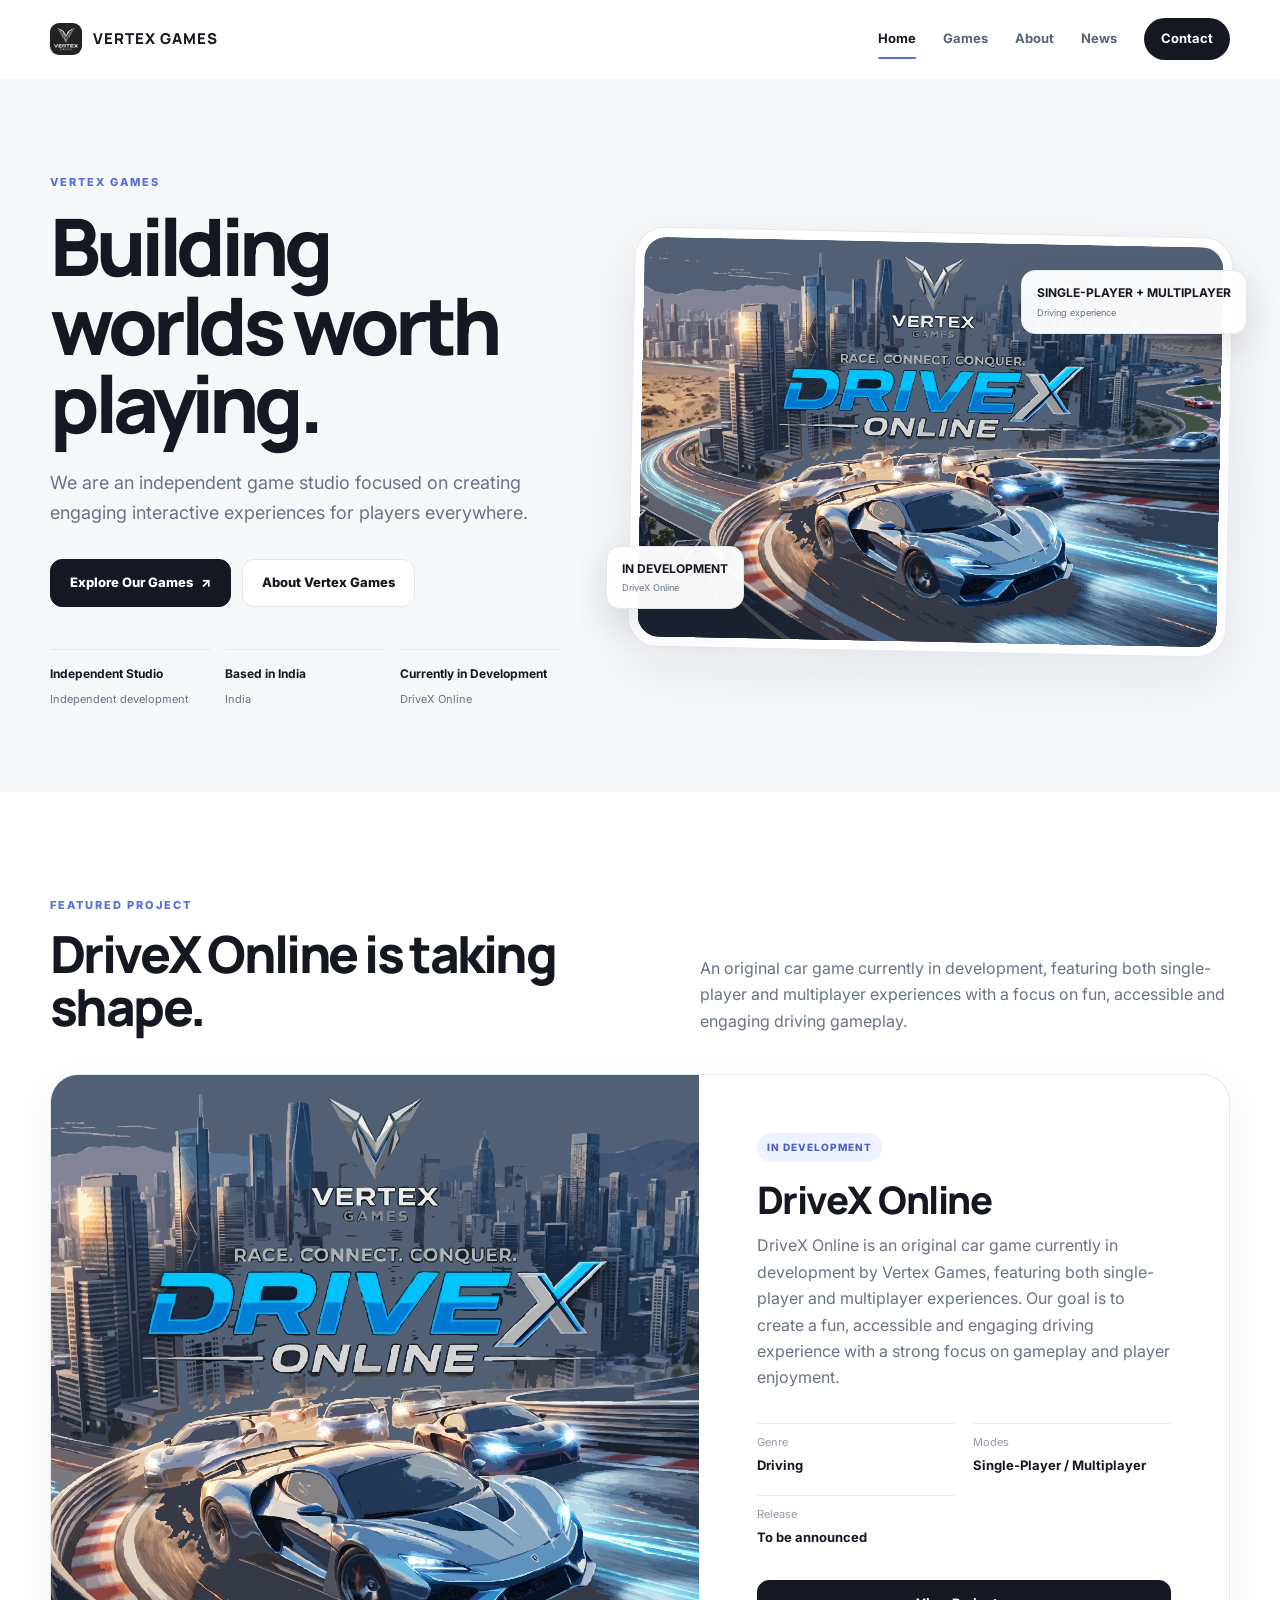
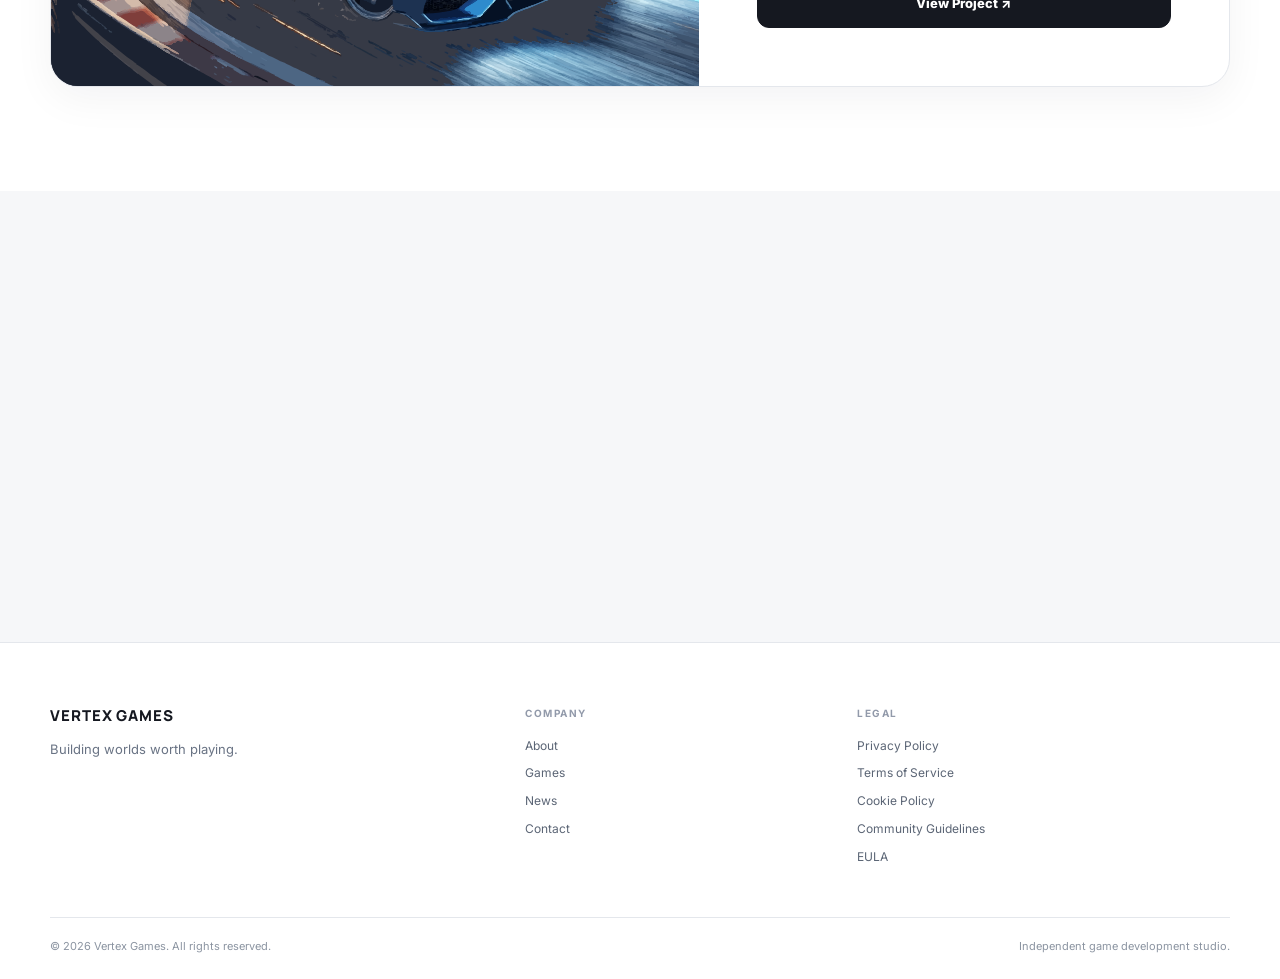
<file: index.html>
<!doctype html>
<html lang="en">

<head>
    <meta charset="utf-8">
    <meta name="viewport" content="width=device-width,initial-scale=1">
    <title>Home | Vertex Games</title>
    <meta name="description"
        content="Vertex Games is an independent game studio creating accessible, engaging and memorable interactive experiences.">
    <meta name="theme-color" content="#f6f7f9">
    <meta property="og:title" content="Home | Vertex Games">
    <meta property="og:description"
        content="Vertex Games is an independent game studio creating accessible, engaging and memorable interactive experiences.">
    <meta property="og:type" content="website">
    <link rel="canonical" href="[WEBSITE URL]">
    <link rel="icon" href="/favicon.ico" type="image/x-icon">

    <link rel="stylesheet" href="css/style.css">

    <script type="application/ld+json">
    {
        "@context": "https://schema.org",
        "@type": "Organization",
        "name": "Vertex Games",
        "url": "[WEBSITE URL]",
        "email": "vertexgames.dev@gmail.com"
    }
    </script>
</head>

<header class="header">
    <div class="container nav">
        <a class="brand" href="index.html" aria-label="Vertex Games home">
            <img src="images/logo.svg" alt="Vertex Games logo">
            <span>VERTEX GAMES</span>
        </a>

        <button class="menubtn"
            aria-label="Toggle navigation"
            aria-expanded="false"
            aria-controls="site-nav">
            <span></span>
            <span></span>
            <span></span>
        </button>

        <nav id="site-nav" class="navlinks" aria-label="Primary">
            <a data-page="index.html" href="index.html">Home</a>
            <a data-page="games.html" href="games.html">Games</a>
            <a data-page="about.html" href="about.html">About</a>
            <a data-page="news.html" href="news.html">News</a>
            <a data-page="contact.html" class="navbtn" href="contact.html">Contact</a>
        </nav>
    </div>
</header>

<main>

    <section class="hero">
        <div class="container hero-grid">

            <div class="reveal">
                <p class="eyebrow">VERTEX GAMES</p>

                <h1>Building worlds worth playing.</h1>

                <p class="hero-copy">
                    We are an independent game studio focused on creating engaging
                    interactive experiences for players everywhere.
                </p>

                <div class="actions">
                    <a class="btn primary" href="games.html">
                        Explore Our Games <span>↗</span>
                    </a>

                    <a class="btn" href="about.html">
                        About Vertex Games
                    </a>
                </div>

                <div class="hero-facts">
                    <div class="hero-fact">
                        <b>Independent Studio</b>
                        <span>Independent development</span>
                    </div>

                    <div class="hero-fact">
                        <b>Based in India</b>
                        <span>India</span>
                    </div>

                    <div class="hero-fact">
                        <b>Currently in Development</b>
                        <span>DriveX Online</span>
                    </div>
                </div>
            </div>

            <div class="hero-visual reveal">
                <div class="visual-shell">
                    <img src="images/Games/DriveXOnline.svg"
                        alt="DriveX Online game artwork">
                </div>

                <div class="badge a">
                    <b>IN DEVELOPMENT</b>
                    <small>DriveX Online</small>
                </div>

                <div class="badge b">
                    <b>SINGLE-PLAYER + MULTIPLAYER</b>
                    <small>Driving experience</small>
                </div>
            </div>

        </div>
    </section>


    <section class="section white">
        <div class="container">

            <div class="section-head reveal">
                <div>
                    <div class="section-label">FEATURED PROJECT</div>
                    <h2>DriveX Online is taking shape.</h2>
                </div>

                <p class="section-intro">
                    An original car game currently in development, featuring
                    both single-player and multiplayer experiences with a focus
                    on fun, accessible and engaging driving gameplay.
                </p>
            </div>


            <div class="feature reveal">

                <div class="feature-image">
                    <img src="images/Games/DriveXOnline.svg"
                        alt="DriveX Online game artwork"
                        loading="lazy">
                </div>

                <div class="feature-copy">

                    <span class="tag">IN DEVELOPMENT</span>

                    <h3>DriveX Online</h3>

                    <p>
                        DriveX Online is an original car game currently in
                        development by Vertex Games, featuring both single-player
                        and multiplayer experiences. Our goal is to create a fun,
                        accessible and engaging driving experience with a strong
                        focus on gameplay and player enjoyment.
                    </p>

                    <div class="facts">

                        <div class="fact">
                            <span>Genre</span>
                            <strong>Driving</strong>
                        </div>

                        <div class="fact">
                            <span>Modes</span>
                            <strong>Single-Player / Multiplayer</strong>
                        </div>

                        <div class="fact">
                            <span>Release</span>
                            <strong>To be announced</strong>
                        </div>

                    </div>

                    <a class="btn primary" href="games.html">
                        View Project ↗
                    </a>

                </div>
            </div>

        </div>
    </section>


    <section class="section">
        <div class="container">

            <div class="story-grid">

                <article class="story reveal">

                    <div class="section-label">OUR APPROACH</div>

                    <h3>Small studio. Clear ideas.</h3>

                    <p>
                        We focus on playability, craft and experimentation —
                        building the experience first and letting the details
                        earn their place.
                    </p>

                    <a class="linkline" href="about.html">
                        How we think <span>→</span>
                    </a>

                </article>


                <article class="story dark reveal">

                    <div class="section-label">FOLLOW THE JOURNEY</div>

                    <h3>Development, not noise.</h3>

                    <p>
                        There are no invented announcements here. When we have
                        something worth sharing, you'll find it in our
                        development updates.
                    </p>

                    <a class="linkline" href="news.html">
                        Development updates <span>→</span>
                    </a>

                </article>

            </div>

        </div>
    </section>

</main>


<footer class="footer">

    <div class="container">

        <div class="footer-grid">

            <div>
                <div class="footer-brand">VERTEX GAMES</div>
                <p class="footer-copy">
                    Building worlds worth playing.
                </p>
            </div>

            <div>
                <h4>COMPANY</h4>
                <a href="about.html">About</a>
                <a href="games.html">Games</a>
                <a href="news.html">News</a>
                <a href="contact.html">Contact</a>
            </div>

            <div>
                <h4>LEGAL</h4>
                <a href="privacy.html">Privacy Policy</a>
                <a href="terms.html">Terms of Service</a>
                <a href="cookies.html">Cookie Policy</a>
                <a href="community-guidelines.html">Community Guidelines</a>
                <a href="eula.html">EULA</a>
            </div>

        </div>

        <div class="footer-bottom">
            <span>
                © <span data-year>2026</span> Vertex Games.
                All rights reserved.
            </span>

            <span>Independent game development studio.</span>
        </div>

    </div>

</footer>

<button class="top" aria-label="Back to top">↑</button>

<script src="js/script.js"></script>

</body>
</html>
</file>
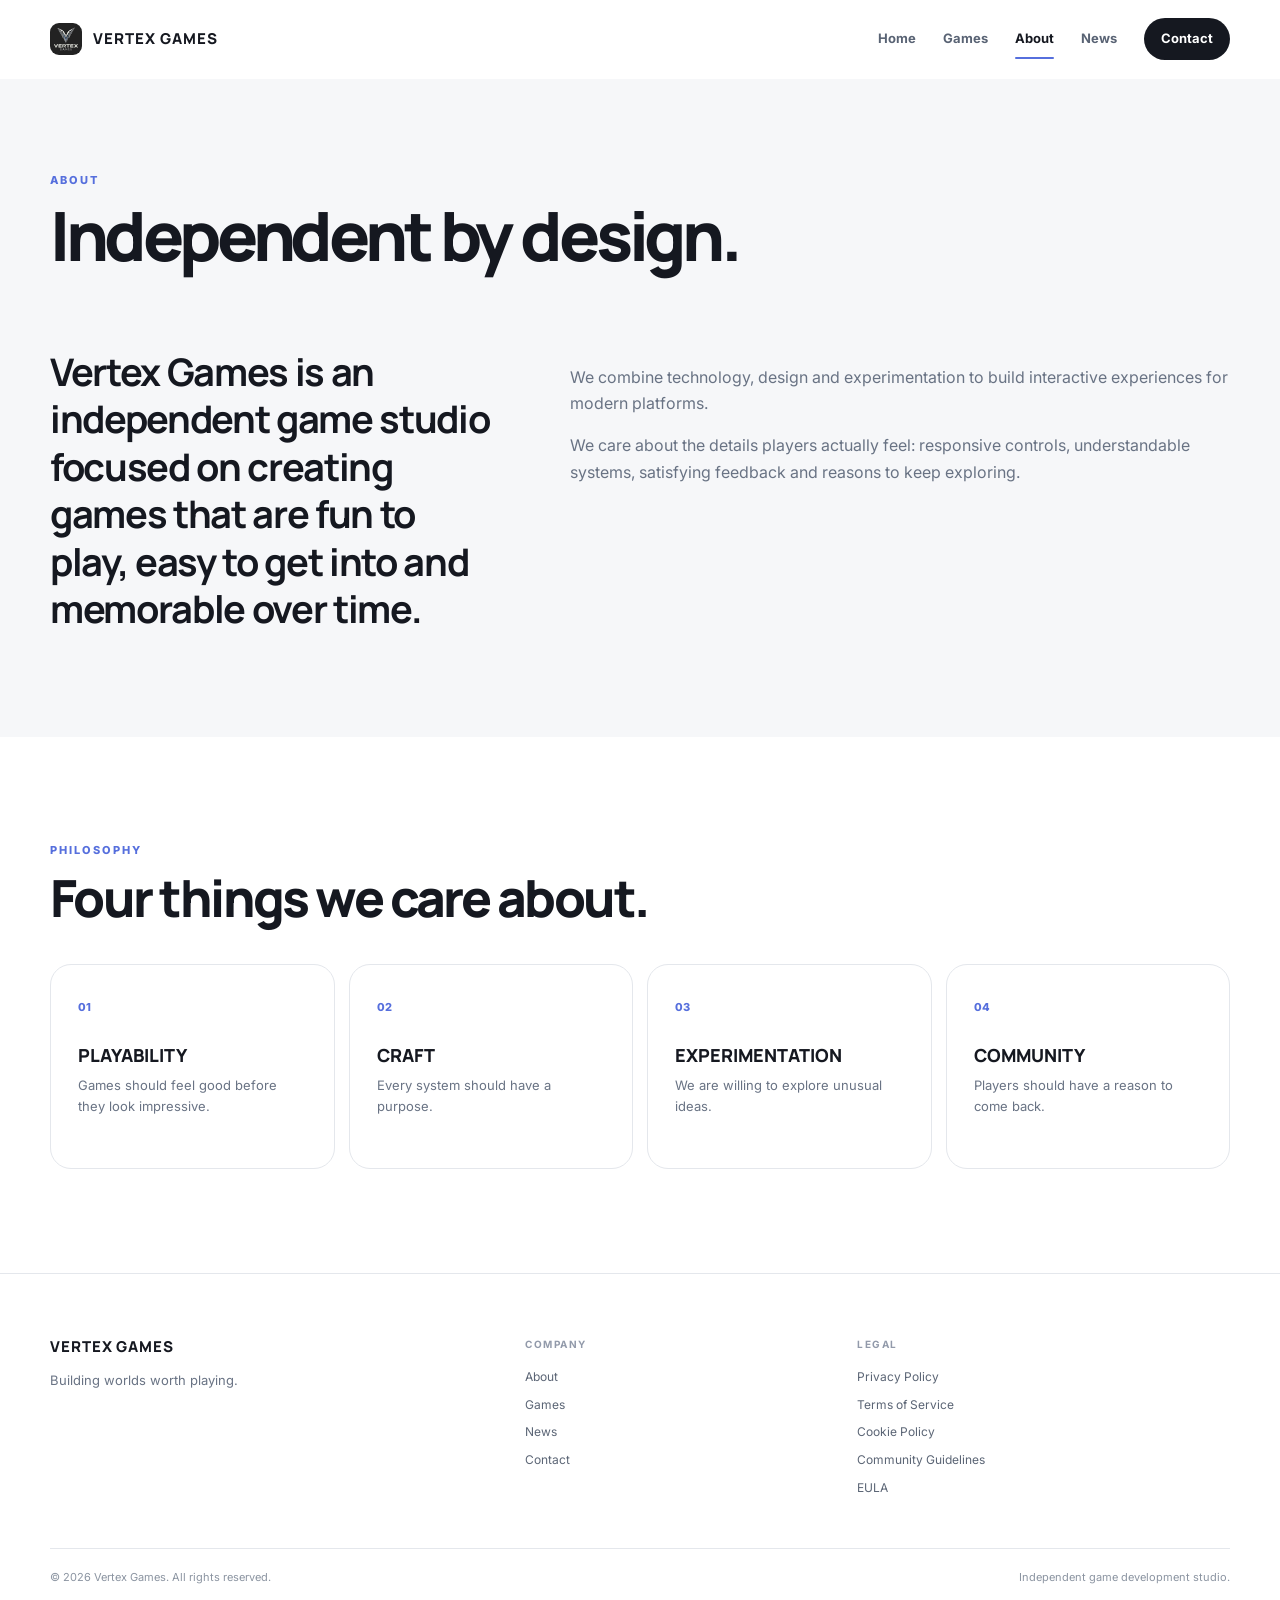
<file: about.html>
<!doctype html>
<html lang="en">

<head>
    <meta charset="utf-8">
    <meta name="viewport" content="width=device-width,initial-scale=1">
    <title>About | Vertex Games</title>
    <meta name="description"
        content="Learn about Vertex Games and the principles behind its independent game development.">
    <meta name="theme-color" content="#f6f7f9">
    <meta property="og:title" content="About | Vertex Games">
    <meta property="og:description"
        content="Learn about Vertex Games and the principles behind its independent game development.">
    <meta property="og:type" content="website">
    <link rel="canonical" href="[WEBSITE URL]">
    <link rel="icon" href="/favicon.ico" type="image/x-icon">

    <link rel="stylesheet" href="css/style.css">
</head>
<header class="header">
    <div class="container nav"><a class="brand" href="index.html" aria-label="Vertex Games home"><img
                src="images/logo.svg" alt="Vertex Games logo"><span>VERTEX GAMES</span></a><button class="menubtn"
            aria-label="Toggle navigation" aria-expanded="false"
            aria-controls="site-nav"><span></span><span></span><span></span></button>
        <nav id="site-nav" class="navlinks" aria-label="Primary"><a data-page="index.html" href="index.html">Home</a><a
                data-page="games.html" href="games.html">Games</a><a data-page="about.html"
                href="about.html">About</a><a data-page="news.html" href="news.html">News</a><a data-page="contact.html"
                class="navbtn" href="contact.html">Contact</a></nav>
    </div>
</header>
<main>
    <section class="page-hero">
        <div class="container reveal">
            <div class="section-label">ABOUT</div>
            <h1>Independent by design.</h1>
        </div>
    </section>
    <section class="section" style="padding-top:25px">
        <div class="container">
            <div class="about-intro">
                <p class="about-big reveal">Vertex Games is an independent game studio focused on creating games that
                    are fun to play, easy to get into and memorable over time.</p>
                <div class="about-text reveal">
                    <p>We combine technology, design and experimentation to build interactive experiences for modern
                        platforms.</p>
                    <p>We care about the details players actually feel: responsive controls, understandable systems,
                        satisfying feedback and reasons to keep exploring.</p>
                </div>
            </div>
        </div>
    </section>
    <section class="section white">
        <div class="container">
            <div class="section-head reveal">
                <div>
                    <div class="section-label">PHILOSOPHY</div>
                    <h2>Four things we care about.</h2>
                </div>
            </div>
            <div class="philosophy">
                <article class="ph reveal"><span class="n">01</span>
                    <h3>PLAYABILITY</h3>
                    <p>Games should feel good before they look impressive.</p>
                </article>
                <article class="ph reveal"><span class="n">02</span>
                    <h3>CRAFT</h3>
                    <p>Every system should have a purpose.</p>
                </article>
                <article class="ph reveal"><span class="n">03</span>
                    <h3>EXPERIMENTATION</h3>
                    <p>We are willing to explore unusual ideas.</p>
                </article>
                <article class="ph reveal"><span class="n">04</span>
                    <h3>COMMUNITY</h3>
                    <p>Players should have a reason to come back.</p>
                </article>
            </div>
        </div>
    </section>
</main>
<footer class="footer">
    <div class="container">
        <div class="footer-grid">
            <div>
                <div class="footer-brand">VERTEX GAMES</div>
                <p class="footer-copy">Building worlds worth playing.</p>
            </div>
            <div>
                <h4>COMPANY</h4><a href="about.html">About</a><a href="games.html">Games</a><a
                    href="news.html">News</a><a href="contact.html">Contact</a>
            </div>
            <div>
                <h4>LEGAL</h4><a href="privacy.html">Privacy Policy</a><a href="terms.html">Terms of Service</a><a
                    href="cookies.html">Cookie Policy</a><a href="community-guidelines.html">Community Guidelines</a><a
                    href="eula.html">EULA</a>
            </div>
        </div>
        <div class="footer-bottom"><span>© <span data-year>2026</span> Vertex Games. All rights
                reserved.</span><span>Independent game development studio.</span></div>
    </div>
</footer><button class="top" aria-label="Back to top">↑</button>
<script src="js/script.js"></script>
</body>

</html>
</file>
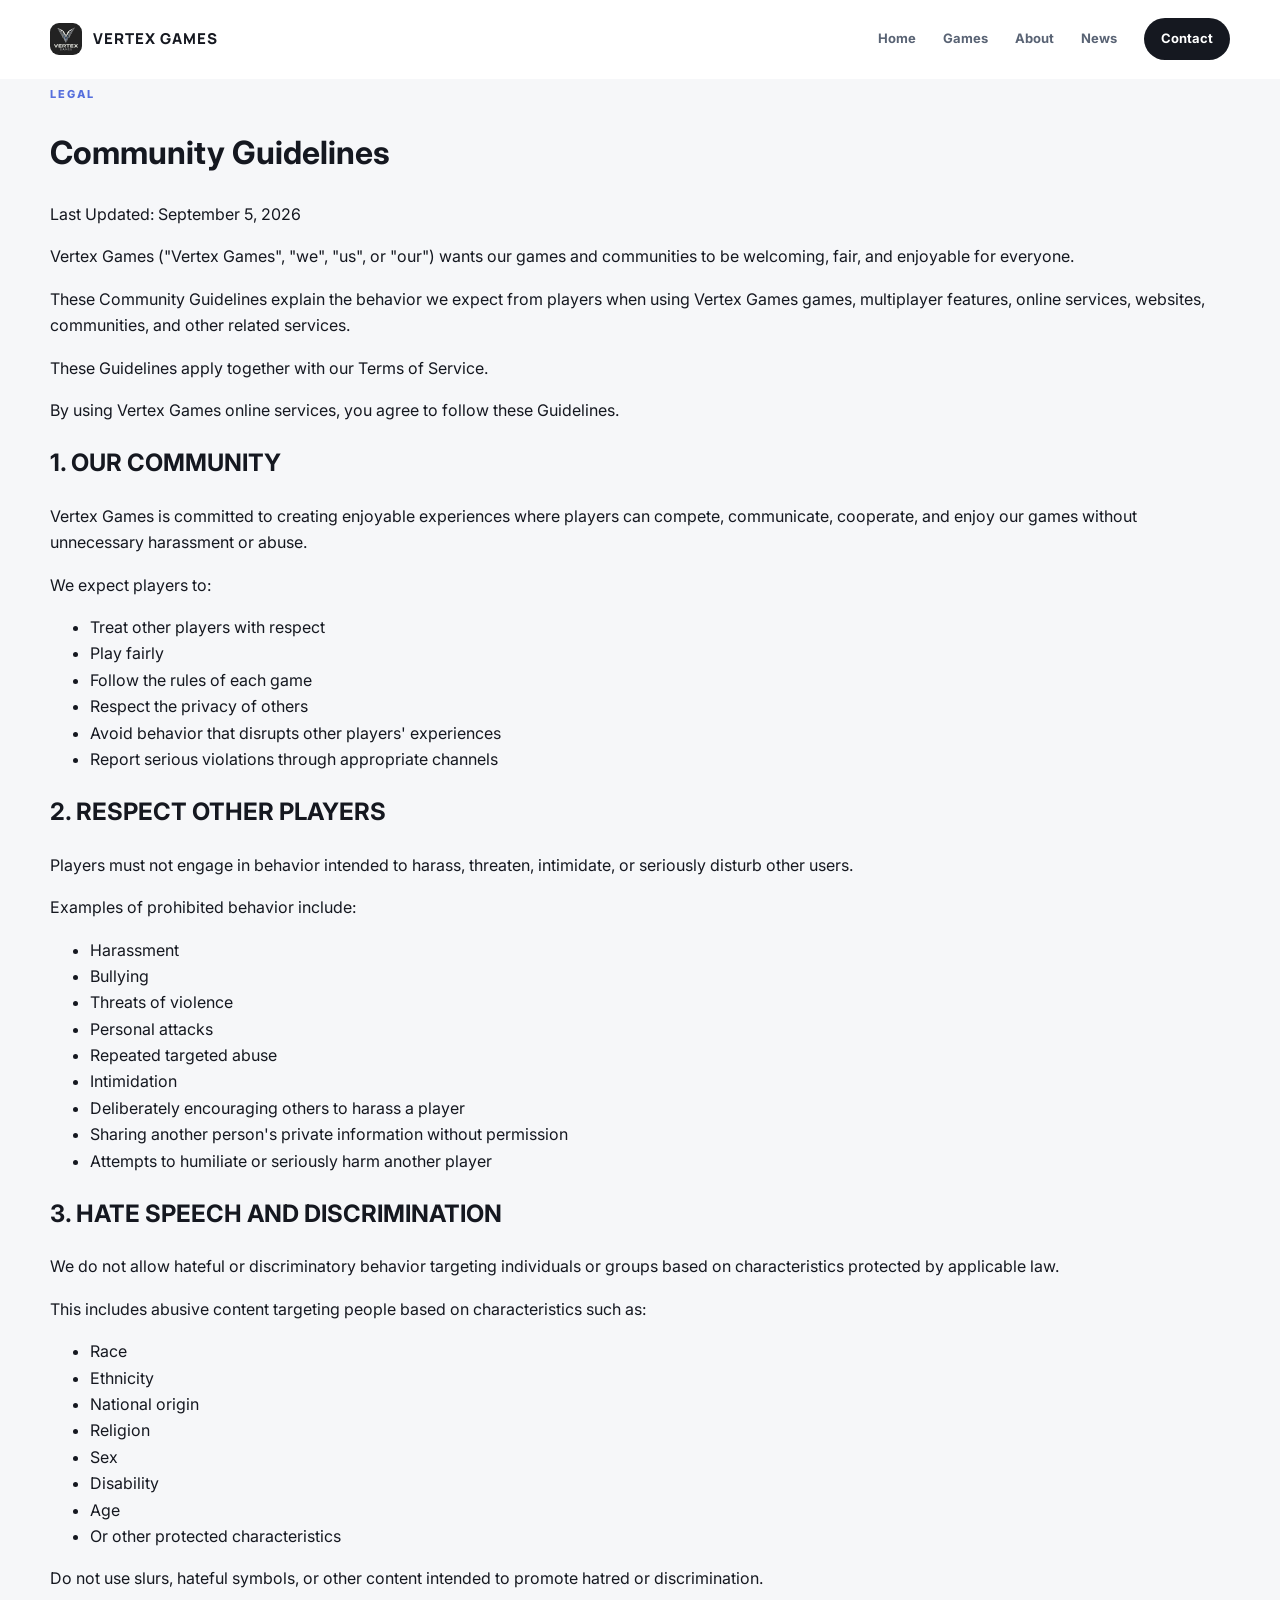
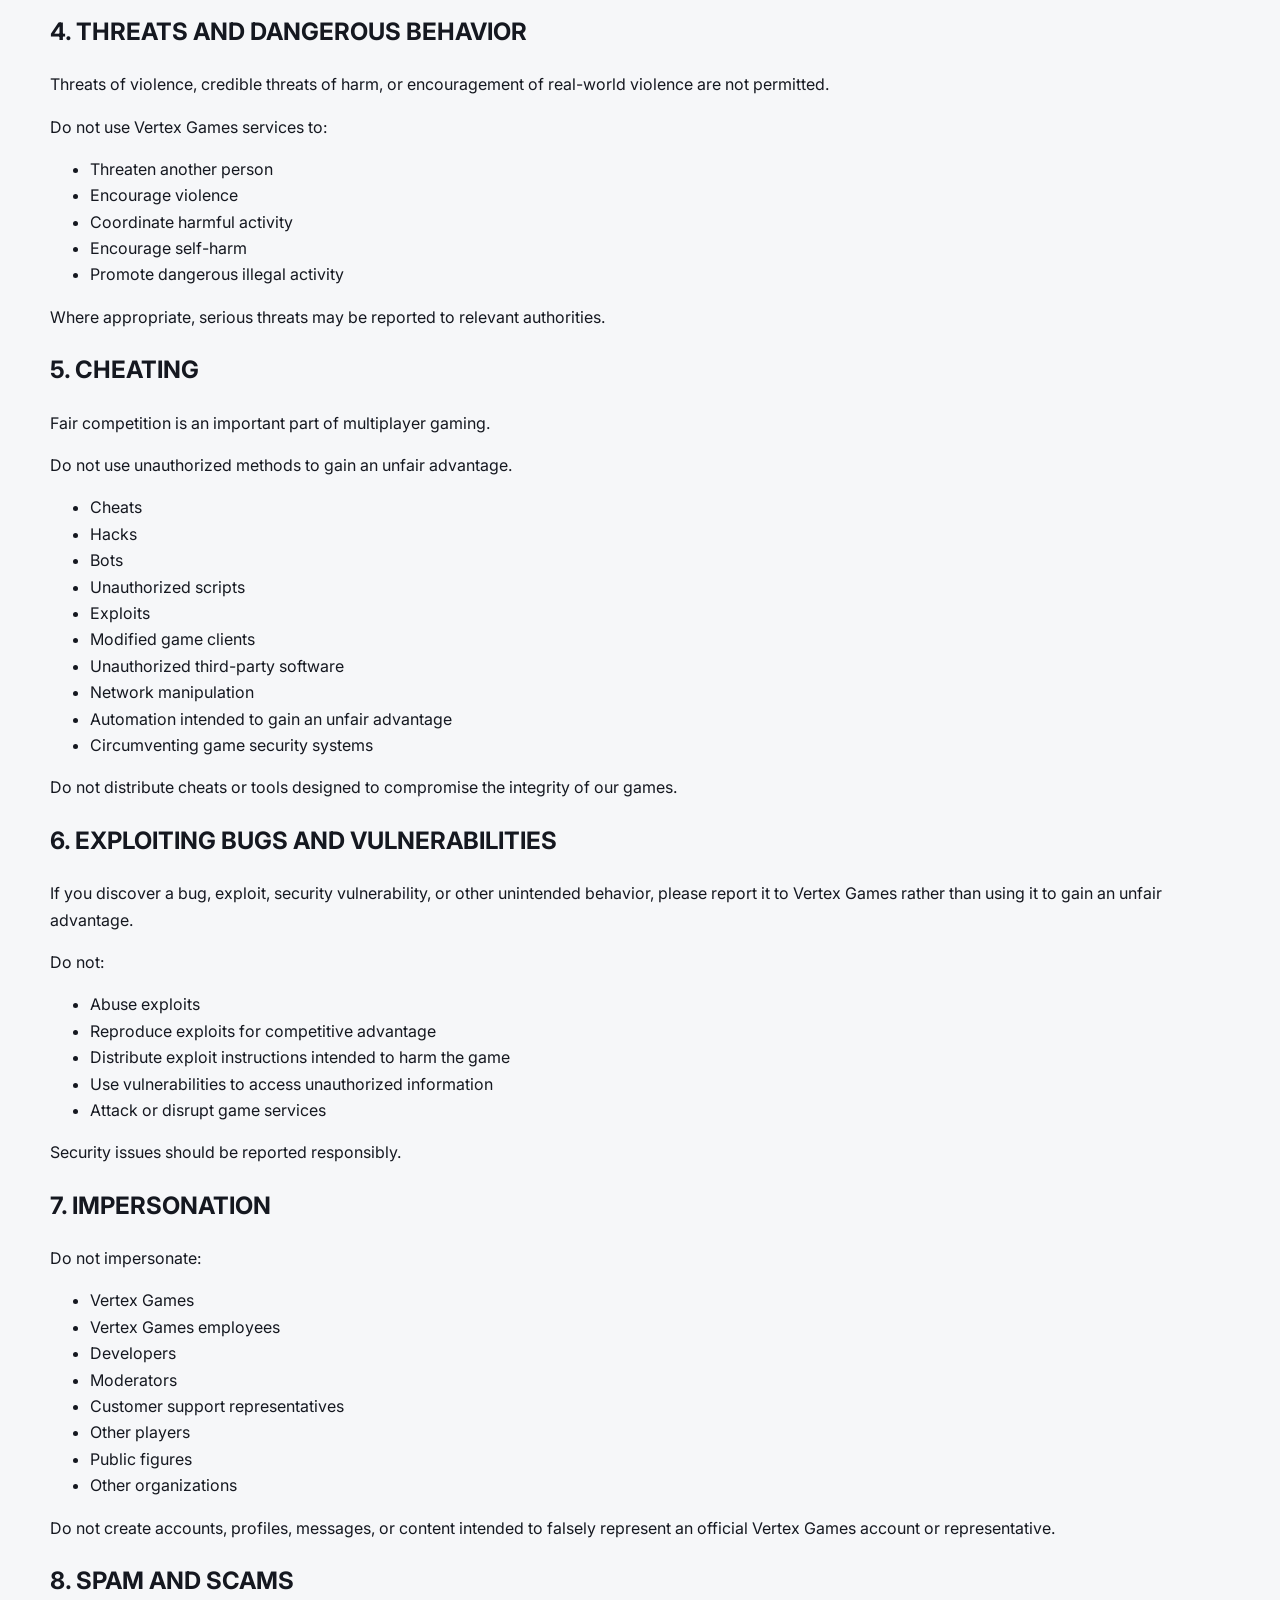
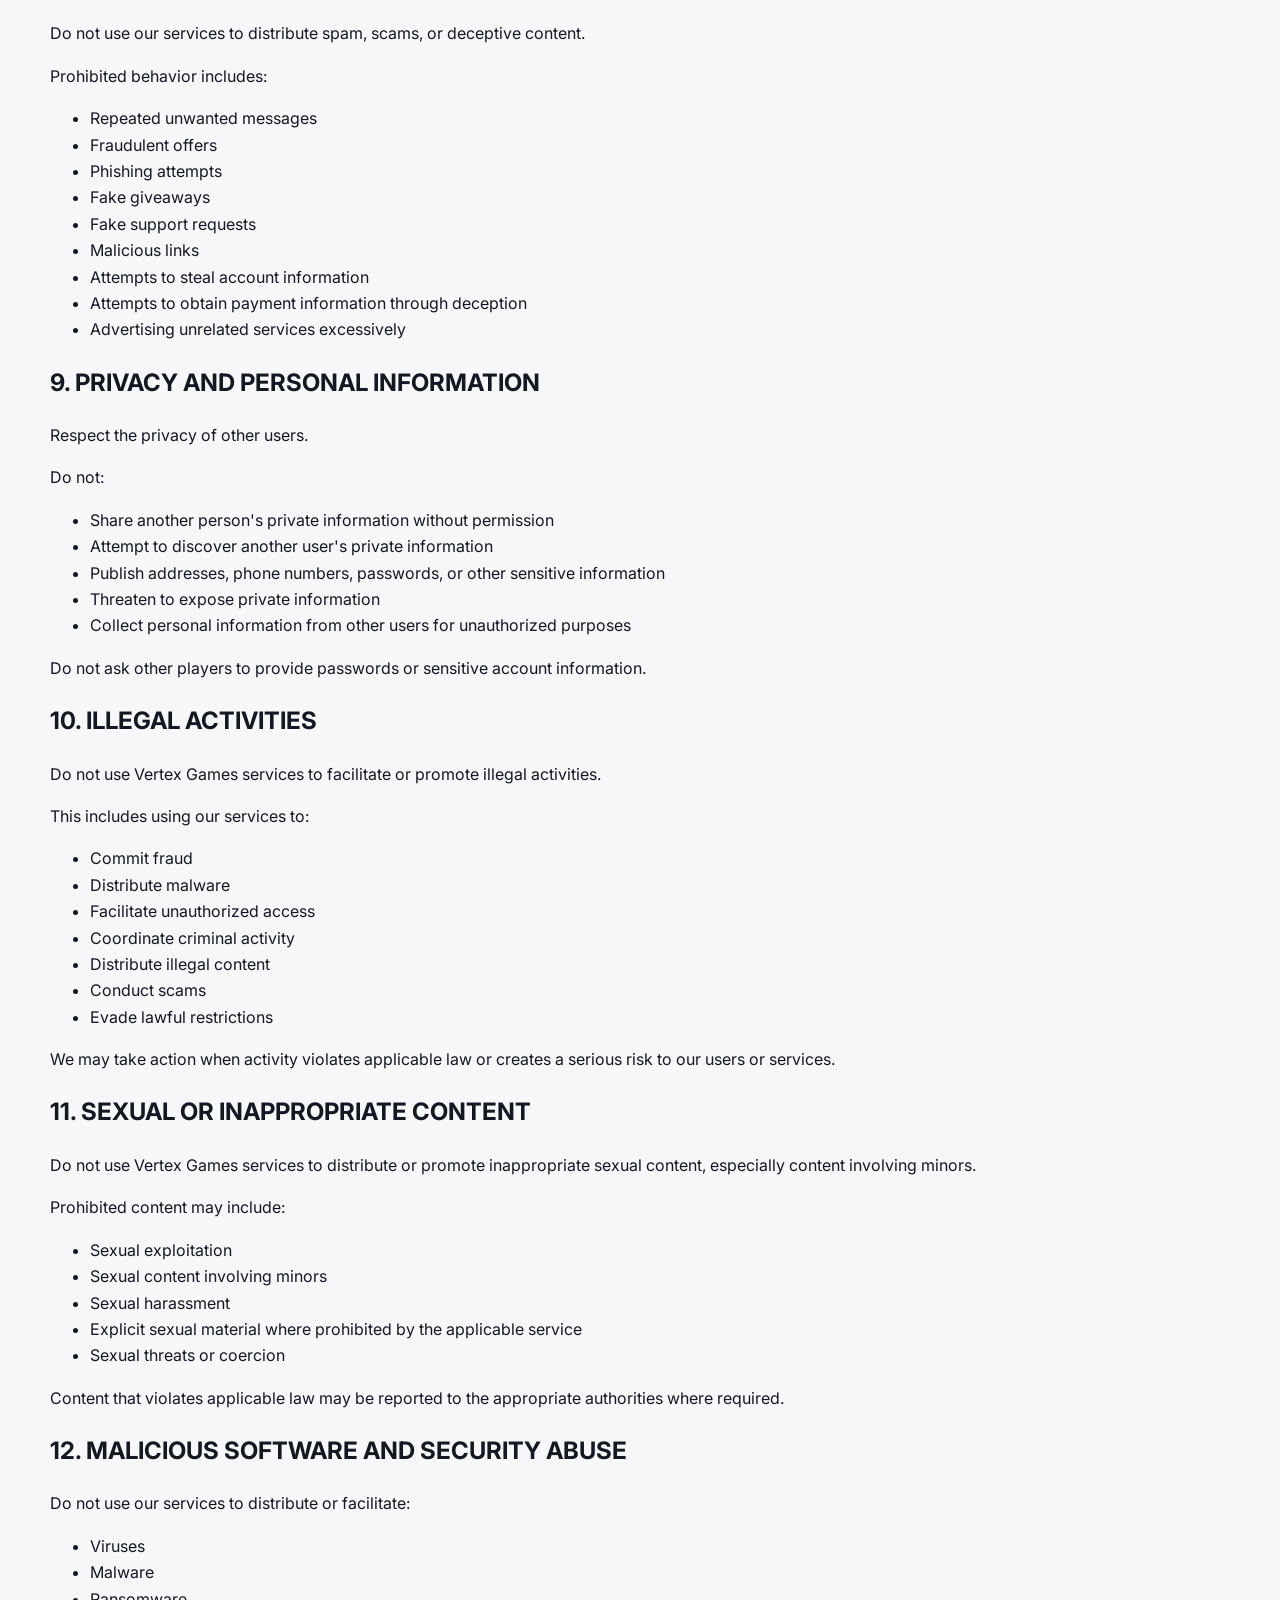
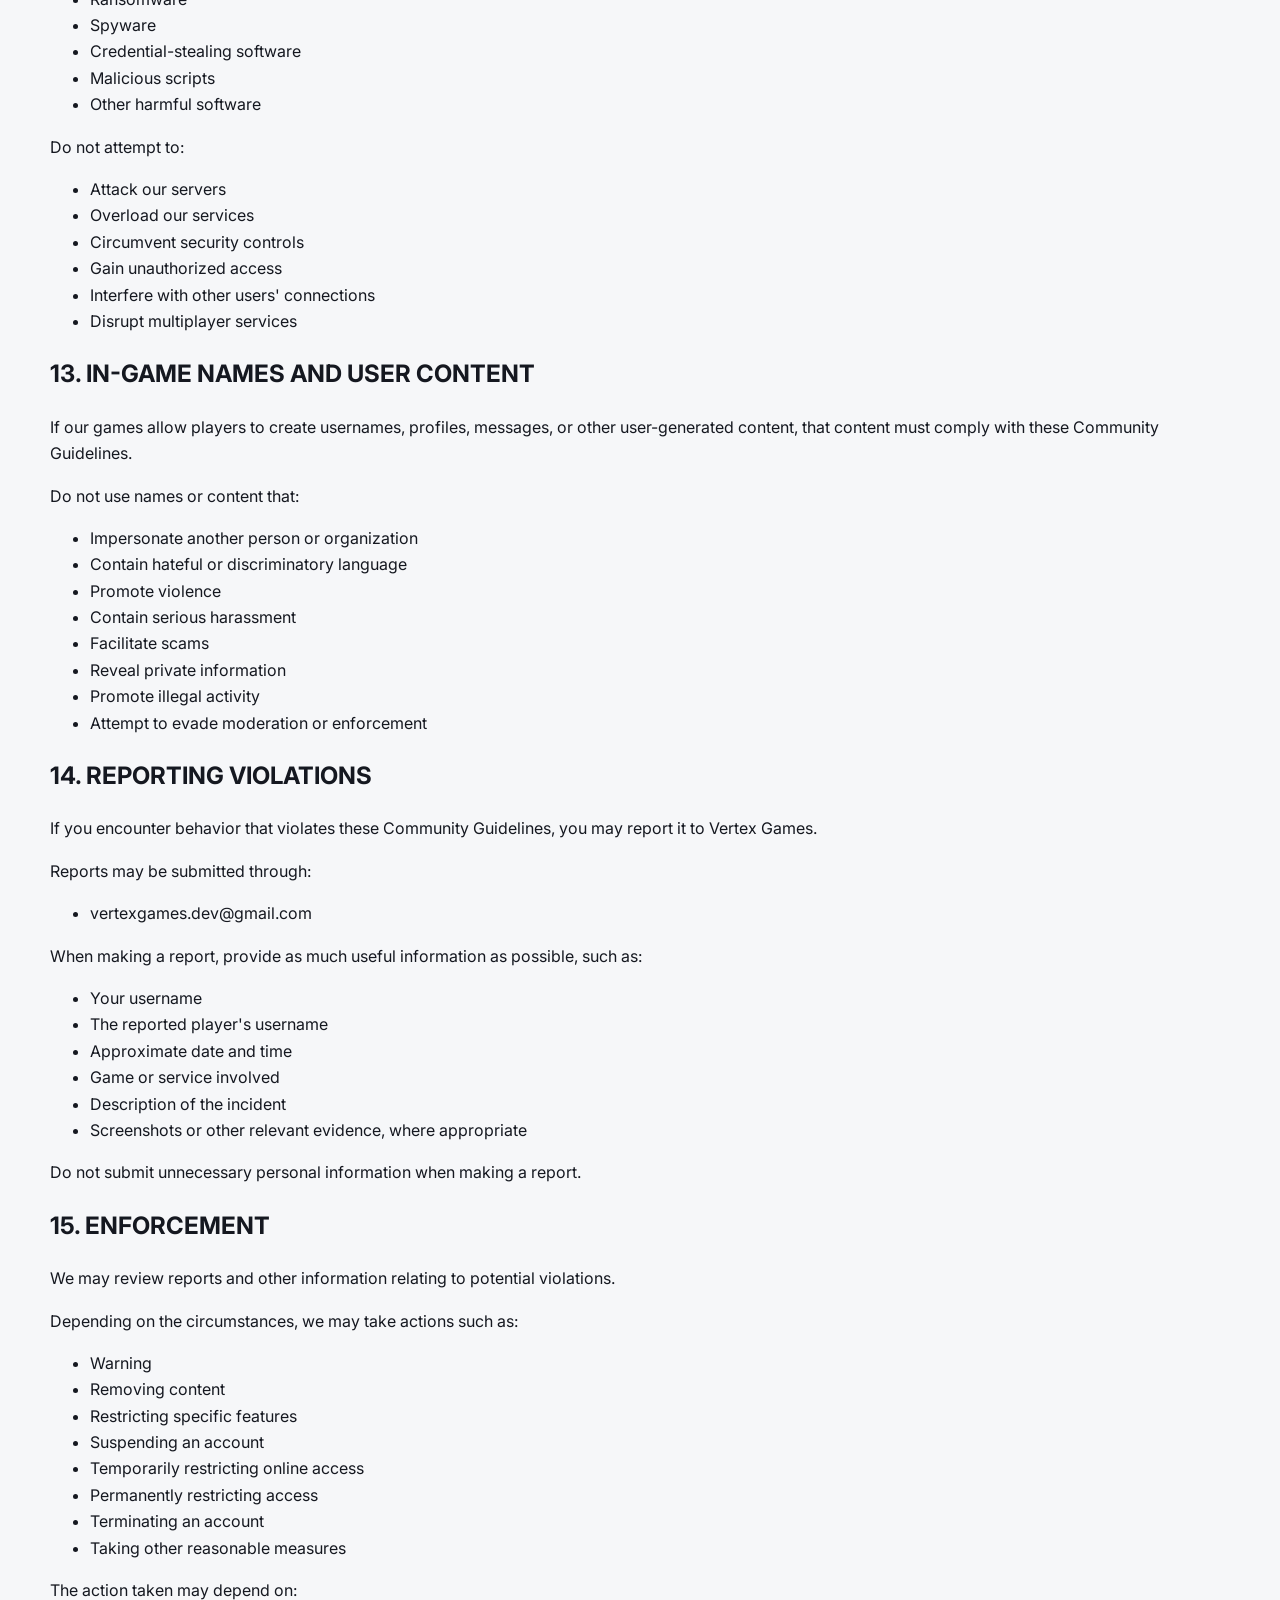
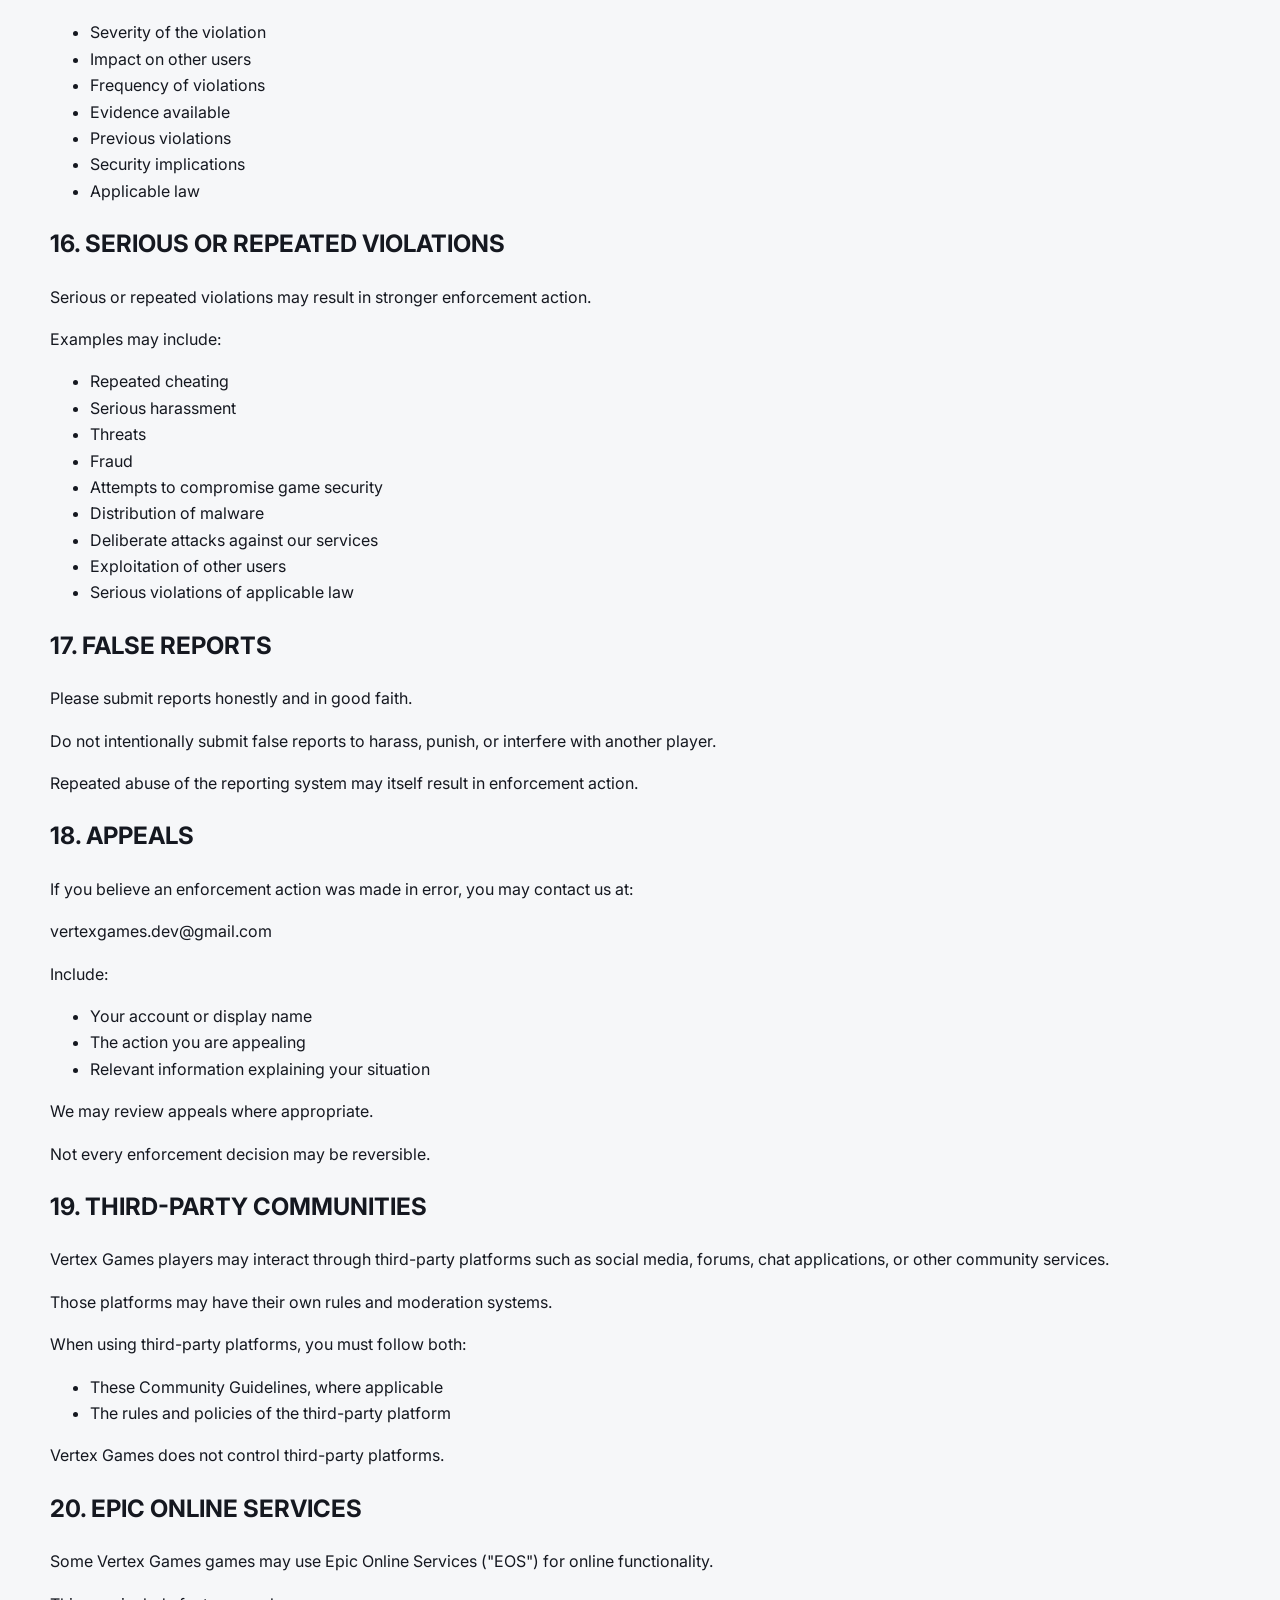
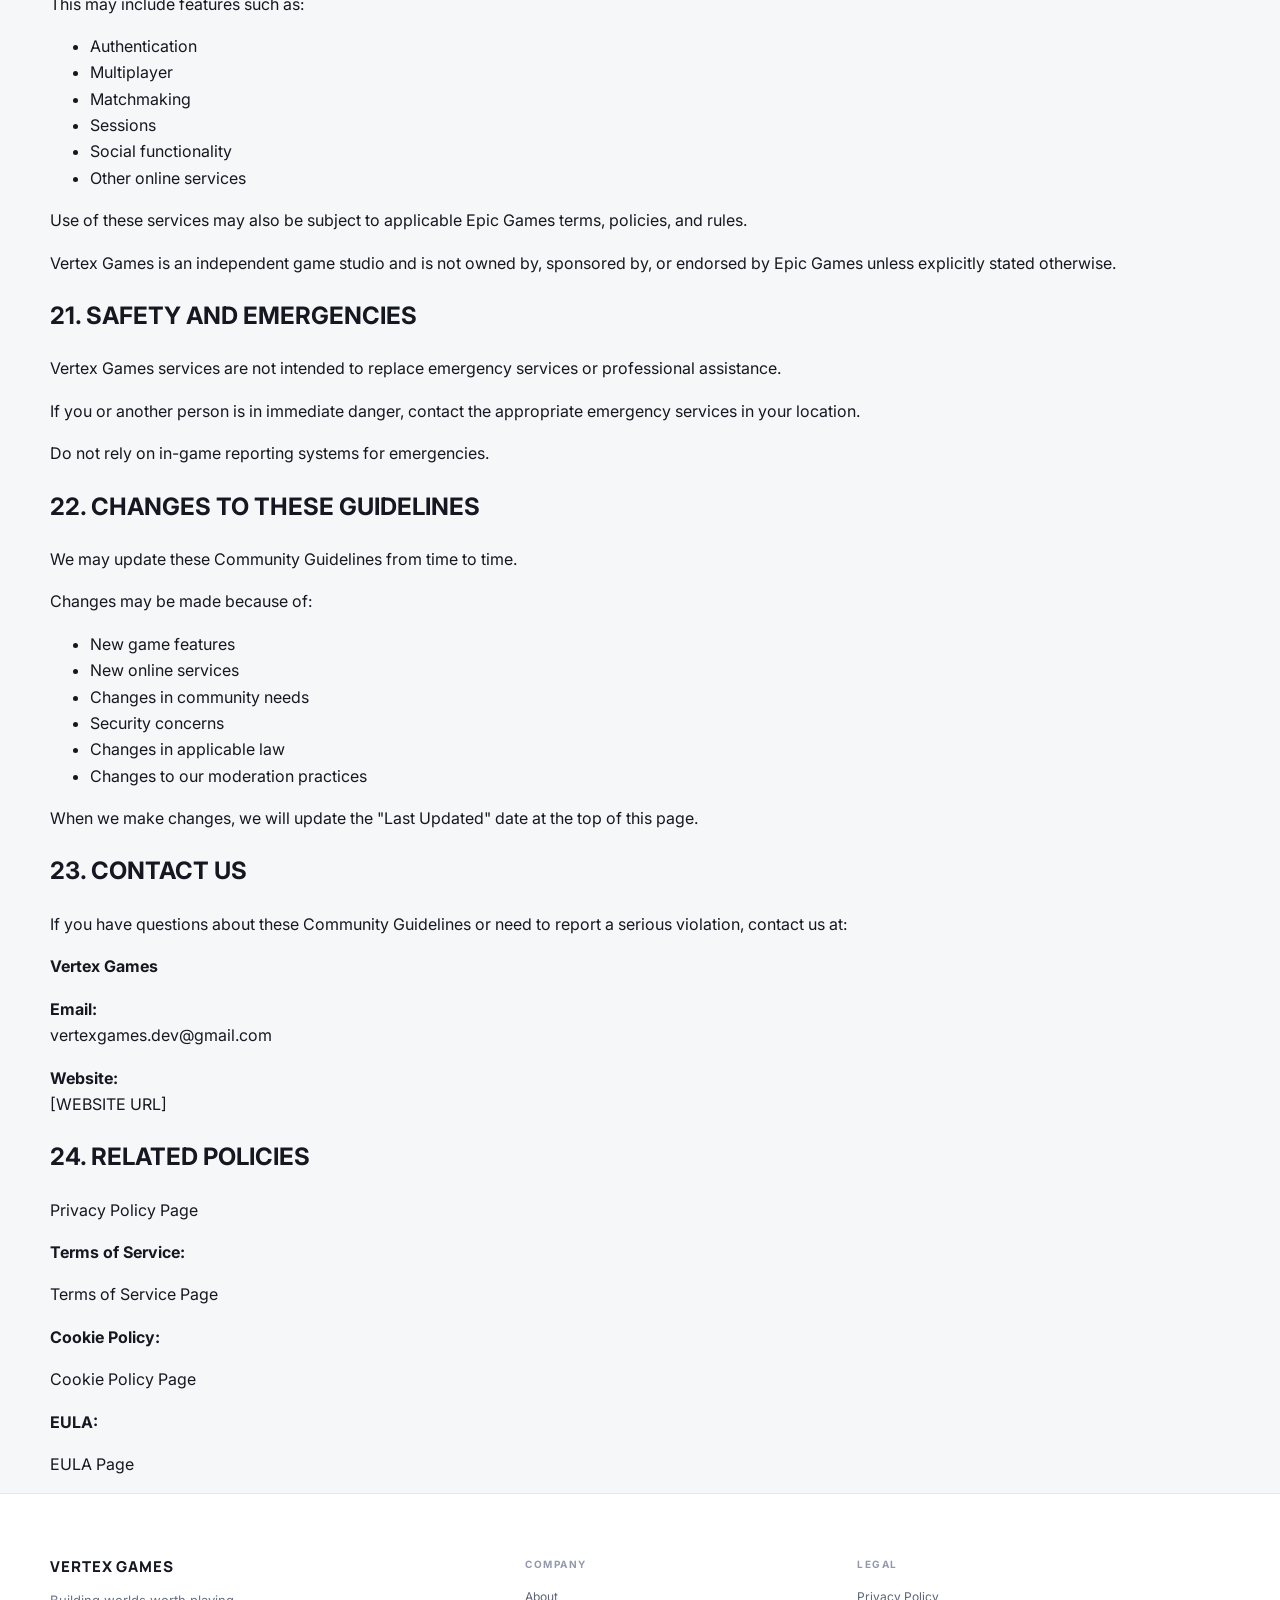
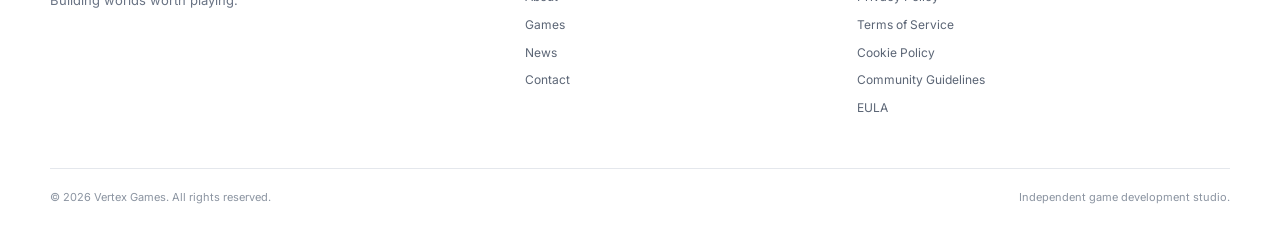
<file: community-guidelines.html>
<!doctype html>
<html lang="en">

<head>
  <meta charset="utf-8">
  <meta name="viewport" content="width=device-width,initial-scale=1">
  <title>Community Guidelines | Vertex Games</title>
  <meta name="description" content="Community Guidelines for Vertex Games.">
  <meta name="theme-color" content="#f6f7f9">
  <meta property="og:title" content="Community Guidelines | Vertex Games">
  <meta property="og:description" content="Community Guidelines for Vertex Games.">
  <meta property="og:type" content="website">
  <link rel="canonical" href="[WEBSITE URL]">
  <link rel="icon" href="/favicon.ico" type="image/x-icon">

  <link rel="stylesheet" href="css/style.css">
</head>
<header class="header">
  <div class="container nav"><a class="brand" href="index.html" aria-label="Vertex Games home"><img
        src="images/logo.svg" alt="Vertex Games logo"><span>VERTEX GAMES</span></a><button class="menubtn"
      aria-label="Toggle navigation" aria-expanded="false"
      aria-controls="site-nav"><span></span><span></span><span></span></button>
    <nav id="site-nav" class="navlinks" aria-label="Primary"><a data-page="index.html" href="index.html">Home</a><a
        data-page="games.html" href="games.html">Games</a><a data-page="about.html" href="about.html">About</a><a
        data-page="news.html" href="news.html">News</a><a data-page="contact.html" class="navbtn"
        href="contact.html">Contact</a></nav>
  </div>
</header>
<main class="legal-page">
  <div class="container legal-container">
    <div class="legal-header reveal">
      <span class="eyebrow">LEGAL</span>
      <h1>Community Guidelines</h1>
      <p>Last Updated: September 5, 2026</p>
    </div>
    <div class="legal-content">

      <p>Vertex Games ("Vertex Games", "we", "us", or "our") wants our games and communities to be welcoming, fair, and
        enjoyable for everyone.</p>
      <p>These Community Guidelines explain the behavior we expect from players when using Vertex Games games,
        multiplayer features, online services, websites, communities, and other related services.</p>
      <p>These Guidelines apply together with our Terms of Service.</p>
      <p>By using Vertex Games online services, you agree to follow these Guidelines.</p>

      <section>
        <h2>1. OUR COMMUNITY</h2>
        <p>Vertex Games is committed to creating enjoyable experiences where players can compete, communicate,
          cooperate, and enjoy our games without unnecessary harassment or abuse.</p>
        <p>We expect players to:</p>
        <ul>
          <li>Treat other players with respect</li>
          <li>Play fairly</li>
          <li>Follow the rules of each game</li>
          <li>Respect the privacy of others</li>
          <li>Avoid behavior that disrupts other players' experiences</li>
          <li>Report serious violations through appropriate channels</li>
        </ul>
      </section>
      <section>
        <h2>2. RESPECT OTHER PLAYERS</h2>
        <p>Players must not engage in behavior intended to harass, threaten, intimidate, or seriously disturb other
          users.</p>
        <p>Examples of prohibited behavior include:</p>
        <ul>
          <li>Harassment</li>
          <li>Bullying</li>
          <li>Threats of violence</li>
          <li>Personal attacks</li>
          <li>Repeated targeted abuse</li>
          <li>Intimidation</li>
          <li>Deliberately encouraging others to harass a player</li>
          <li>Sharing another person's private information without permission</li>
          <li>Attempts to humiliate or seriously harm another player</li>
        </ul>
      </section>
      <section>
        <h2>3. HATE SPEECH AND DISCRIMINATION</h2>
        <p>We do not allow hateful or discriminatory behavior targeting individuals or groups based on characteristics
          protected by applicable law.</p>
        <p>This includes abusive content targeting people based on characteristics such as:</p>
        <ul>
          <li>Race</li>
          <li>Ethnicity</li>
          <li>National origin</li>
          <li>Religion</li>
          <li>Sex</li>
          <li>Disability</li>
          <li>Age</li>
          <li>Or other protected characteristics</li>
        </ul>
        <p>Do not use slurs, hateful symbols, or other content intended to promote hatred or discrimination.</p>
      </section>
      <section>
        <h2>4. THREATS AND DANGEROUS BEHAVIOR</h2>
        <p>Threats of violence, credible threats of harm, or encouragement of real-world violence are not permitted.</p>
        <p>Do not use Vertex Games services to:</p>
        <ul>
          <li>Threaten another person</li>
          <li>Encourage violence</li>
          <li>Coordinate harmful activity</li>
          <li>Encourage self-harm</li>
          <li>Promote dangerous illegal activity</li>
        </ul>
        <p>Where appropriate, serious threats may be reported to relevant authorities.</p>
      </section>
      <section>
        <h2>5. CHEATING</h2>
        <p>Fair competition is an important part of multiplayer gaming.</p>
        <p>Do not use unauthorized methods to gain an unfair advantage.</p>
        <ul>
          <li>Cheats</li>
          <li>Hacks</li>
          <li>Bots</li>
          <li>Unauthorized scripts</li>
          <li>Exploits</li>
          <li>Modified game clients</li>
          <li>Unauthorized third-party software</li>
          <li>Network manipulation</li>
          <li>Automation intended to gain an unfair advantage</li>
          <li>Circumventing game security systems</li>
        </ul>
        <p>Do not distribute cheats or tools designed to compromise the integrity of our games.</p>
      </section>
      <section>
        <h2>6. EXPLOITING BUGS AND VULNERABILITIES</h2>
        <p>If you discover a bug, exploit, security vulnerability, or other unintended behavior, please report it to
          Vertex Games rather than using it to gain an unfair advantage.</p>
        <p>Do not:</p>
        <ul>
          <li>Abuse exploits</li>
          <li>Reproduce exploits for competitive advantage</li>
          <li>Distribute exploit instructions intended to harm the game</li>
          <li>Use vulnerabilities to access unauthorized information</li>
          <li>Attack or disrupt game services</li>
        </ul>
        <p>Security issues should be reported responsibly.</p>
      </section>
      <section>
        <h2>7. IMPERSONATION</h2>
        <p>Do not impersonate:</p>
        <ul>
          <li>Vertex Games</li>
          <li>Vertex Games employees</li>
          <li>Developers</li>
          <li>Moderators</li>
          <li>Customer support representatives</li>
          <li>Other players</li>
          <li>Public figures</li>
          <li>Other organizations</li>
        </ul>
        <p>Do not create accounts, profiles, messages, or content intended to falsely represent an official Vertex Games
          account or representative.</p>
      </section>
      <section>
        <h2>8. SPAM AND SCAMS</h2>
        <p>Do not use our services to distribute spam, scams, or deceptive content.</p>
        <p>Prohibited behavior includes:</p>
        <ul>
          <li>Repeated unwanted messages</li>
          <li>Fraudulent offers</li>
          <li>Phishing attempts</li>
          <li>Fake giveaways</li>
          <li>Fake support requests</li>
          <li>Malicious links</li>
          <li>Attempts to steal account information</li>
          <li>Attempts to obtain payment information through deception</li>
          <li>Advertising unrelated services excessively</li>
        </ul>
      </section>
      <section>
        <h2>9. PRIVACY AND PERSONAL INFORMATION</h2>
        <p>Respect the privacy of other users.</p>
        <p>Do not:</p>
        <ul>
          <li>Share another person's private information without permission</li>
          <li>Attempt to discover another user's private information</li>
          <li>Publish addresses, phone numbers, passwords, or other sensitive information</li>
          <li>Threaten to expose private information</li>
          <li>Collect personal information from other users for unauthorized purposes</li>
        </ul>
        <p>Do not ask other players to provide passwords or sensitive account information.</p>
      </section>
      <section>
        <h2>10. ILLEGAL ACTIVITIES</h2>
        <p>Do not use Vertex Games services to facilitate or promote illegal activities.</p>
        <p>This includes using our services to:</p>
        <ul>
          <li>Commit fraud</li>
          <li>Distribute malware</li>
          <li>Facilitate unauthorized access</li>
          <li>Coordinate criminal activity</li>
          <li>Distribute illegal content</li>
          <li>Conduct scams</li>
          <li>Evade lawful restrictions</li>
        </ul>
        <p>We may take action when activity violates applicable law or creates a serious risk to our users or services.
        </p>
      </section>
      <section>
        <h2>11. SEXUAL OR INAPPROPRIATE CONTENT</h2>
        <p>Do not use Vertex Games services to distribute or promote inappropriate sexual content, especially content
          involving minors.</p>
        <p>Prohibited content may include:</p>
        <ul>
          <li>Sexual exploitation</li>
          <li>Sexual content involving minors</li>
          <li>Sexual harassment</li>
          <li>Explicit sexual material where prohibited by the applicable service</li>
          <li>Sexual threats or coercion</li>
        </ul>
        <p>Content that violates applicable law may be reported to the appropriate authorities where required.</p>
      </section>
      <section>
        <h2>12. MALICIOUS SOFTWARE AND SECURITY ABUSE</h2>
        <p>Do not use our services to distribute or facilitate:</p>
        <ul>
          <li>Viruses</li>
          <li>Malware</li>
          <li>Ransomware</li>
          <li>Spyware</li>
          <li>Credential-stealing software</li>
          <li>Malicious scripts</li>
          <li>Other harmful software</li>
        </ul>
        <p>Do not attempt to:</p>
        <ul>
          <li>Attack our servers</li>
          <li>Overload our services</li>
          <li>Circumvent security controls</li>
          <li>Gain unauthorized access</li>
          <li>Interfere with other users' connections</li>
          <li>Disrupt multiplayer services</li>
        </ul>
      </section>
      <section>
        <h2>13. IN-GAME NAMES AND USER CONTENT</h2>
        <p>If our games allow players to create usernames, profiles, messages, or other user-generated content, that
          content must comply with these Community Guidelines.</p>
        <p>Do not use names or content that:</p>
        <ul>
          <li>Impersonate another person or organization</li>
          <li>Contain hateful or discriminatory language</li>
          <li>Promote violence</li>
          <li>Contain serious harassment</li>
          <li>Facilitate scams</li>
          <li>Reveal private information</li>
          <li>Promote illegal activity</li>
          <li>Attempt to evade moderation or enforcement</li>
        </ul>
      </section>
      <section>
        <h2>14. REPORTING VIOLATIONS</h2>
        <p>If you encounter behavior that violates these Community Guidelines, you may report it to Vertex Games.</p>
        <p>Reports may be submitted through:</p>
        <ul>
          <li>vertexgames.dev@gmail.com</li>
        </ul>
        <p>When making a report, provide as much useful information as possible, such as:</p>
        <ul>
          <li>Your username</li>
          <li>The reported player's username</li>
          <li>Approximate date and time</li>
          <li>Game or service involved</li>
          <li>Description of the incident</li>
          <li>Screenshots or other relevant evidence, where appropriate</li>
        </ul>
        <p>Do not submit unnecessary personal information when making a report.</p>
      </section>
      <section>
        <h2>15. ENFORCEMENT</h2>
        <p>We may review reports and other information relating to potential violations.</p>
        <p>Depending on the circumstances, we may take actions such as:</p>
        <ul>
          <li>Warning</li>
          <li>Removing content</li>
          <li>Restricting specific features</li>
          <li>Suspending an account</li>
          <li>Temporarily restricting online access</li>
          <li>Permanently restricting access</li>
          <li>Terminating an account</li>
          <li>Taking other reasonable measures</li>
        </ul>
        <p>The action taken may depend on:</p>
        <ul>
          <li>Severity of the violation</li>
          <li>Impact on other users</li>
          <li>Frequency of violations</li>
          <li>Evidence available</li>
          <li>Previous violations</li>
          <li>Security implications</li>
          <li>Applicable law</li>
        </ul>
      </section>
      <section>
        <h2>16. SERIOUS OR REPEATED VIOLATIONS</h2>
        <p>Serious or repeated violations may result in stronger enforcement action.</p>
        <p>Examples may include:</p>
        <ul>
          <li>Repeated cheating</li>
          <li>Serious harassment</li>
          <li>Threats</li>
          <li>Fraud</li>
          <li>Attempts to compromise game security</li>
          <li>Distribution of malware</li>
          <li>Deliberate attacks against our services</li>
          <li>Exploitation of other users</li>
          <li>Serious violations of applicable law</li>
        </ul>
      </section>
      <section>
        <h2>17. FALSE REPORTS</h2>
        <p>Please submit reports honestly and in good faith.</p>
        <p>Do not intentionally submit false reports to harass, punish, or interfere with another player.</p>
        <p>Repeated abuse of the reporting system may itself result in enforcement action.</p>
      </section>
      <section>
        <h2>18. APPEALS</h2>
        <p>If you believe an enforcement action was made in error, you may contact us at:</p>
        <p>vertexgames.dev@gmail.com</p>
        <p>Include:</p>
        <ul>
          <li>Your account or display name</li>
          <li>The action you are appealing</li>
          <li>Relevant information explaining your situation</li>
        </ul>
        <p>We may review appeals where appropriate.</p>
        <p>Not every enforcement decision may be reversible.</p>
      </section>
      <section>
        <h2>19. THIRD-PARTY COMMUNITIES</h2>
        <p>Vertex Games players may interact through third-party platforms such as social media, forums, chat
          applications, or other community services.</p>
        <p>Those platforms may have their own rules and moderation systems.</p>
        <p>When using third-party platforms, you must follow both:</p>
        <ul>
          <li>These Community Guidelines, where applicable</li>
          <li>The rules and policies of the third-party platform</li>
        </ul>
        <p>Vertex Games does not control third-party platforms.</p>
      </section>
      <section>
        <h2>20. EPIC ONLINE SERVICES</h2>
        <p>Some Vertex Games games may use Epic Online Services ("EOS") for online functionality.</p>
        <p>This may include features such as:</p>
        <ul>
          <li>Authentication</li>
          <li>Multiplayer</li>
          <li>Matchmaking</li>
          <li>Sessions</li>
          <li>Social functionality</li>
          <li>Other online services</li>
        </ul>
        <p>Use of these services may also be subject to applicable Epic Games terms, policies, and rules.</p>
        <p>Vertex Games is an independent game studio and is not owned by, sponsored by, or endorsed by Epic Games
          unless explicitly stated otherwise.</p>
      </section>
      <section>
        <h2>21. SAFETY AND EMERGENCIES</h2>
        <p>Vertex Games services are not intended to replace emergency services or professional assistance.</p>
        <p>If you or another person is in immediate danger, contact the appropriate emergency services in your location.
        </p>
        <p>Do not rely on in-game reporting systems for emergencies.</p>
      </section>
      <section>
        <h2>22. CHANGES TO THESE GUIDELINES</h2>
        <p>We may update these Community Guidelines from time to time.</p>
        <p>Changes may be made because of:</p>
        <ul>
          <li>New game features</li>
          <li>New online services</li>
          <li>Changes in community needs</li>
          <li>Security concerns</li>
          <li>Changes in applicable law</li>
          <li>Changes to our moderation practices</li>
        </ul>
        <p>When we make changes, we will update the "Last Updated" date at the top of this page.</p>
      </section>
      <section>
        <h2>23. CONTACT US</h2>
        <p>If you have questions about these Community Guidelines or need to report a serious violation, contact us at:
        </p>
        <p><strong>Vertex Games</strong></p>
        <p><strong>Email:</strong><br>vertexgames.dev@gmail.com</p>
        <p><strong>Website:</strong><br>[WEBSITE URL]</p>
      </section>
      <section>
        <h2>24. RELATED POLICIES</h2>
        <p><a href="privacy.html">Privacy Policy Page</a></p>
        <p><strong>Terms of Service:</strong></p>
        <p><a href="terms.html">Terms of Service Page</a></p>
        <p><strong>Cookie Policy:</strong></p>
        <p><a href="cookies.html">Cookie Policy Page</a></p>
        <p><strong>EULA:</strong></p>
          <p><a href="eula.html">EULA Page</a></p>
      </section>
    </div>
  </div>
</main>
<footer class="footer">
  <div class="container">
    <div class="footer-grid">
      <div>
        <div class="footer-brand">VERTEX GAMES</div>
        <p class="footer-copy">Building worlds worth playing.</p>
      </div>
      <div>
        <h4>COMPANY</h4><a href="about.html">About</a><a href="games.html">Games</a><a href="news.html">News</a><a
          href="contact.html">Contact</a>
      </div>
      <div>
        <h4>LEGAL</h4><a href="privacy.html">Privacy Policy</a><a href="terms.html">Terms of Service</a><a
          href="cookies.html">Cookie Policy</a><a href="community-guidelines.html">Community Guidelines</a><a
          href="eula.html">EULA</a>
      </div>
    </div>
    <div class="footer-bottom"><span>© <span data-year>2026</span> Vertex Games. All rights
        reserved.</span><span>Independent game development studio.</span></div>
  </div>
</footer><button class="top" aria-label="Back to top">↑</button>
<script src="js/script.js"></script>
</body>

</html>
</file>
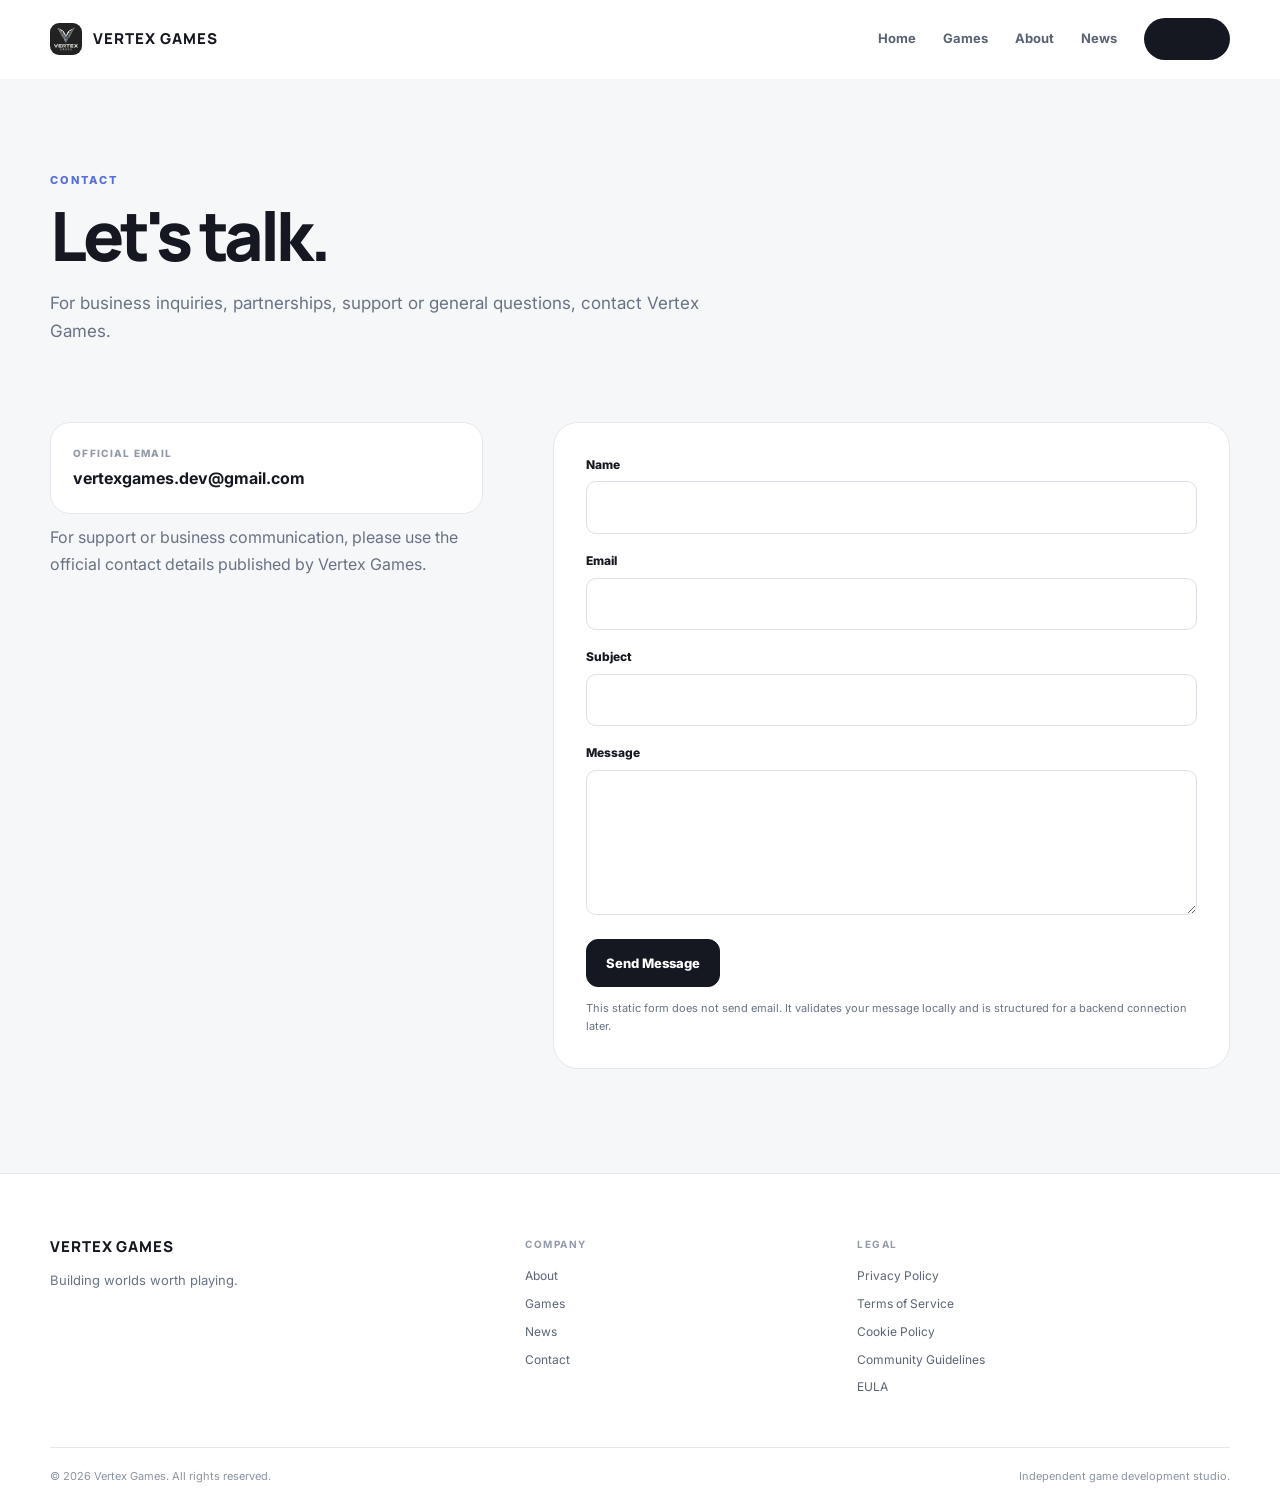
<file: contact.html>
<!doctype html>
<html lang="en">

<head>
    <meta charset="utf-8">
    <meta name="viewport" content="width=device-width,initial-scale=1">
    <title>Contact | Vertex Games</title>
    <meta name="description"
        content="Contact Vertex Games for business inquiries, partnerships, support or general questions.">
    <meta name="theme-color" content="#f6f7f9">
    <meta property="og:title" content="Contact | Vertex Games">
    <meta property="og:description"
        content="Contact Vertex Games for business inquiries, partnerships, support or general questions.">
    <meta property="og:type" content="website">
    <link rel="canonical" href="[WEBSITE URL]">
    <link rel="icon" href="/favicon.ico" type="image/x-icon">

    <link rel="stylesheet" href="css/style.css">
</head>
<header class="header">
    <div class="container nav"><a class="brand" href="index.html" aria-label="Vertex Games home"><img
                src="images/logo.svg" alt="Vertex Games logo"><span>VERTEX GAMES</span></a><button class="menubtn"
            aria-label="Toggle navigation" aria-expanded="false"
            aria-controls="site-nav"><span></span><span></span><span></span></button>
        <nav id="site-nav" class="navlinks" aria-label="Primary"><a data-page="index.html" href="index.html">Home</a><a
                data-page="games.html" href="games.html">Games</a><a data-page="about.html"
                href="about.html">About</a><a data-page="news.html" href="news.html">News</a><a data-page="contact.html"
                class="navbtn" href="contact.html">Contact</a></nav>
    </div>
</header>
<main>
    <section class="page-hero">
        <div class="container reveal">
            <div class="section-label">CONTACT</div>
            <h1>Let's talk.</h1>
            <p>For business inquiries, partnerships, support or general questions, contact Vertex Games.</p>
        </div>
    </section>
    <section class="section" style="padding-top:25px">
        <div class="container contact">
            <div class="reveal">
                <div class="contact-card"><small>OFFICIAL EMAIL</small><strong>vertexgames.dev@gmail.com</strong></div>
                <p class="section-intro">For support or business communication, please use the official contact details
                    published by Vertex Games.</p>
            </div>
            <form id="contactForm" class="form reveal" novalidate>
                <div class="field"><label for="name">Name</label><input id="name" required autocomplete="name">
                    <div class="err">Please enter your name.</div>
                </div>
                <div class="field"><label for="email">Email</label><input id="email" type="email" required
                        autocomplete="email">
                    <div class="err">Please enter a valid email address.</div>
                </div>
                <div class="field"><label for="subject">Subject</label><input id="subject" required>
                    <div class="err">Please enter a subject.</div>
                </div>
                <div class="field"><label for="message">Message</label><textarea id="message" required></textarea>
                    <div class="err">Please enter a message.</div>
                </div><button class="btn primary" type="submit">Send Message</button>
                <p class="form-note">This static form does not send email. It validates your message locally and is
                    structured for a backend connection later.</p>
                <div class="success" role="status">Thanks! Your message is ready to be sent.</div>
            </form>
        </div>
    </section>
</main>
<footer class="footer">
    <div class="container">
        <div class="footer-grid">
            <div>
                <div class="footer-brand">VERTEX GAMES</div>
                <p class="footer-copy">Building worlds worth playing.</p>
            </div>
            <div>
                <h4>COMPANY</h4><a href="about.html">About</a><a href="games.html">Games</a><a
                    href="news.html">News</a><a href="contact.html">Contact</a>
            </div>
            <div>
                <h4>LEGAL</h4><a href="privacy.html">Privacy Policy</a><a href="terms.html">Terms of Service</a><a
                    href="cookies.html">Cookie Policy</a><a href="community-guidelines.html">Community Guidelines</a><a
                    href="eula.html">EULA</a>
            </div>
        </div>
        <div class="footer-bottom"><span>© <span data-year>2026</span> Vertex Games. All rights
                reserved.</span><span>Independent game development studio.</span></div>
    </div>
</footer><button class="top" aria-label="Back to top">↑</button>
<script src="js/script.js"></script>
</body>

</html>
</file>
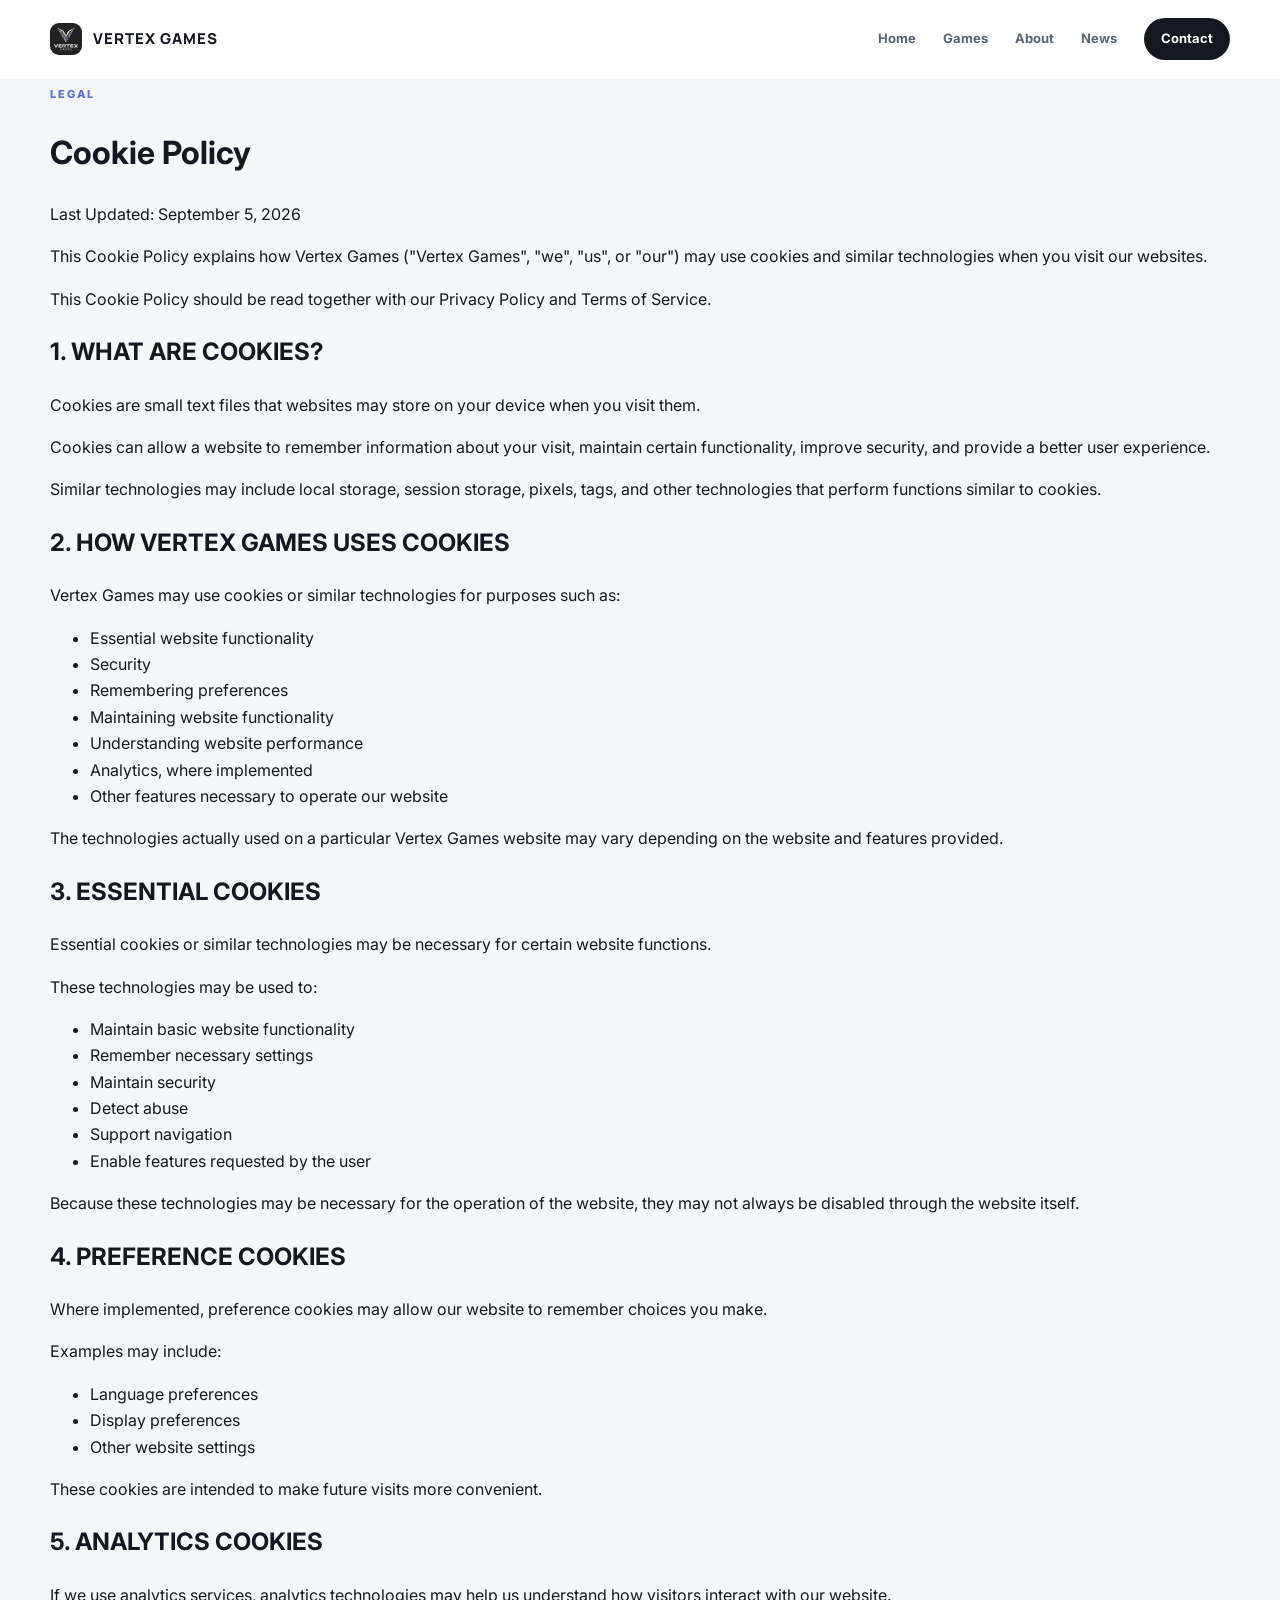
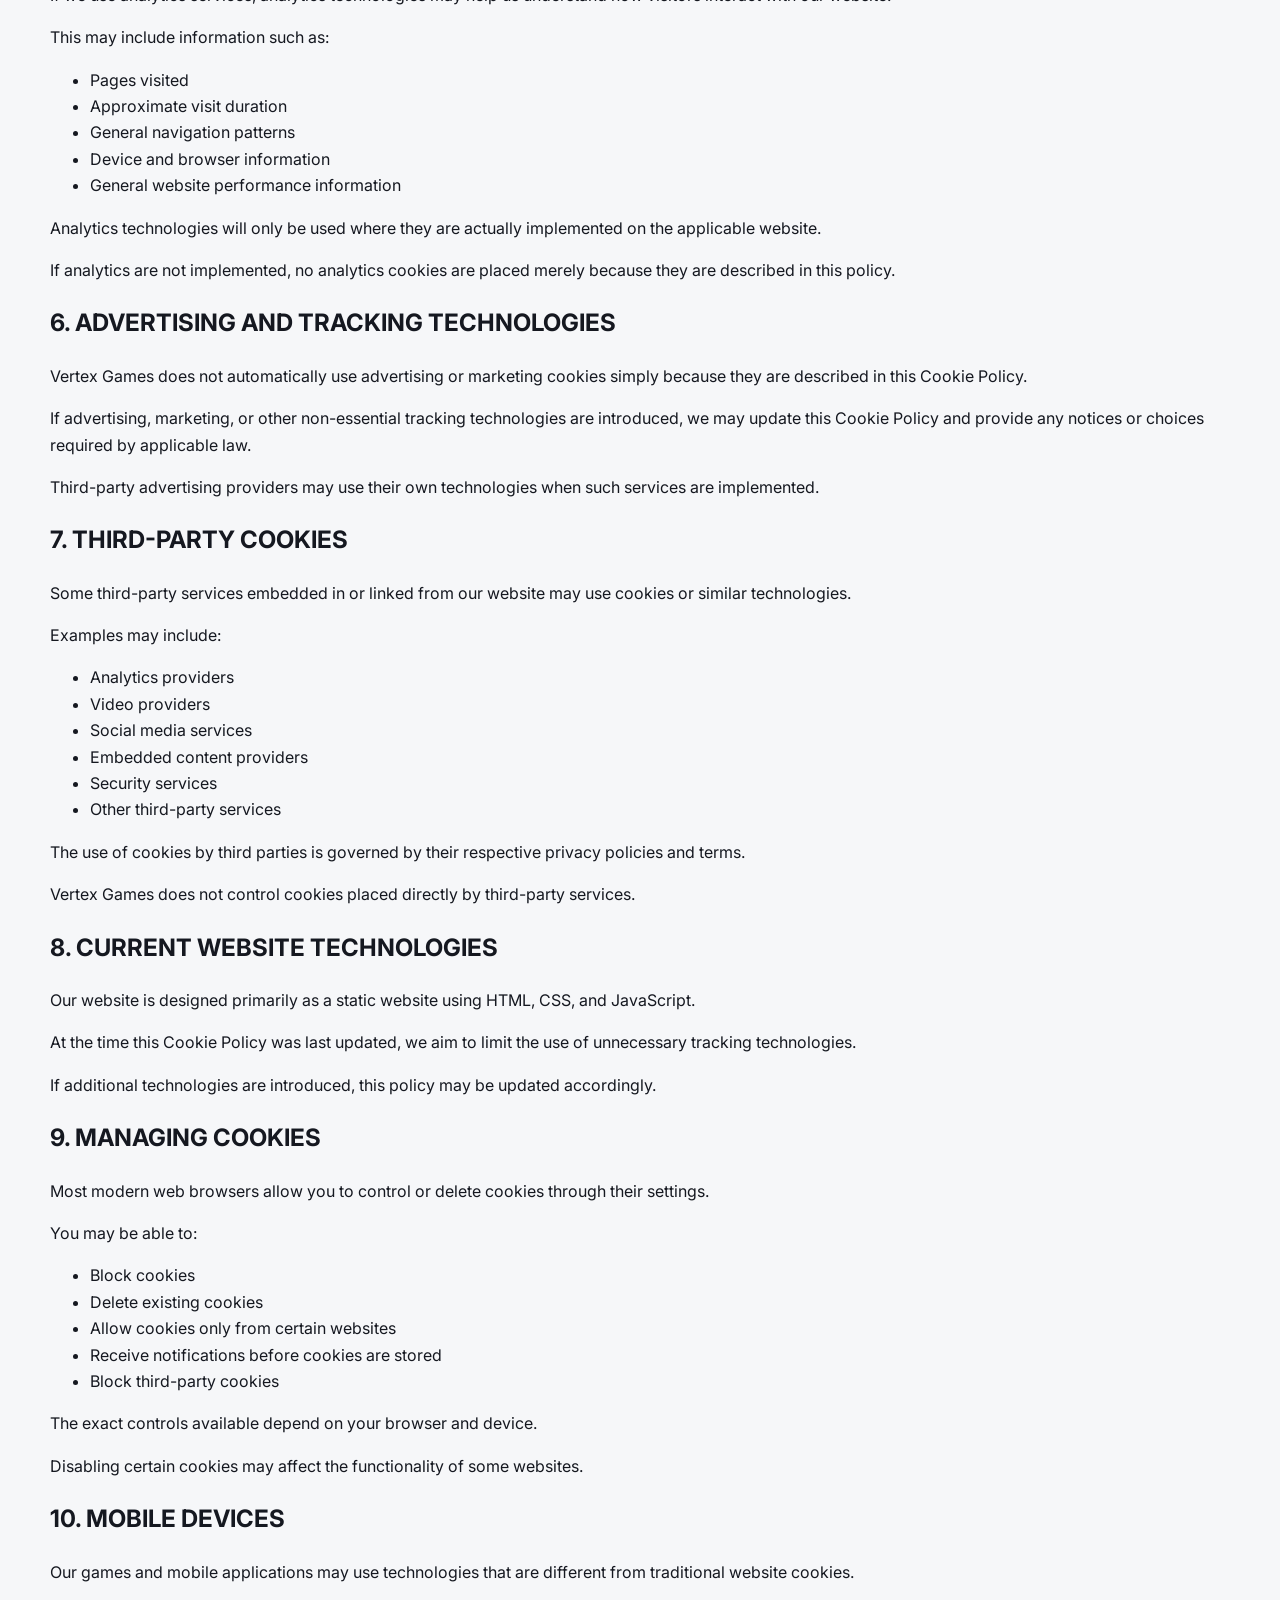
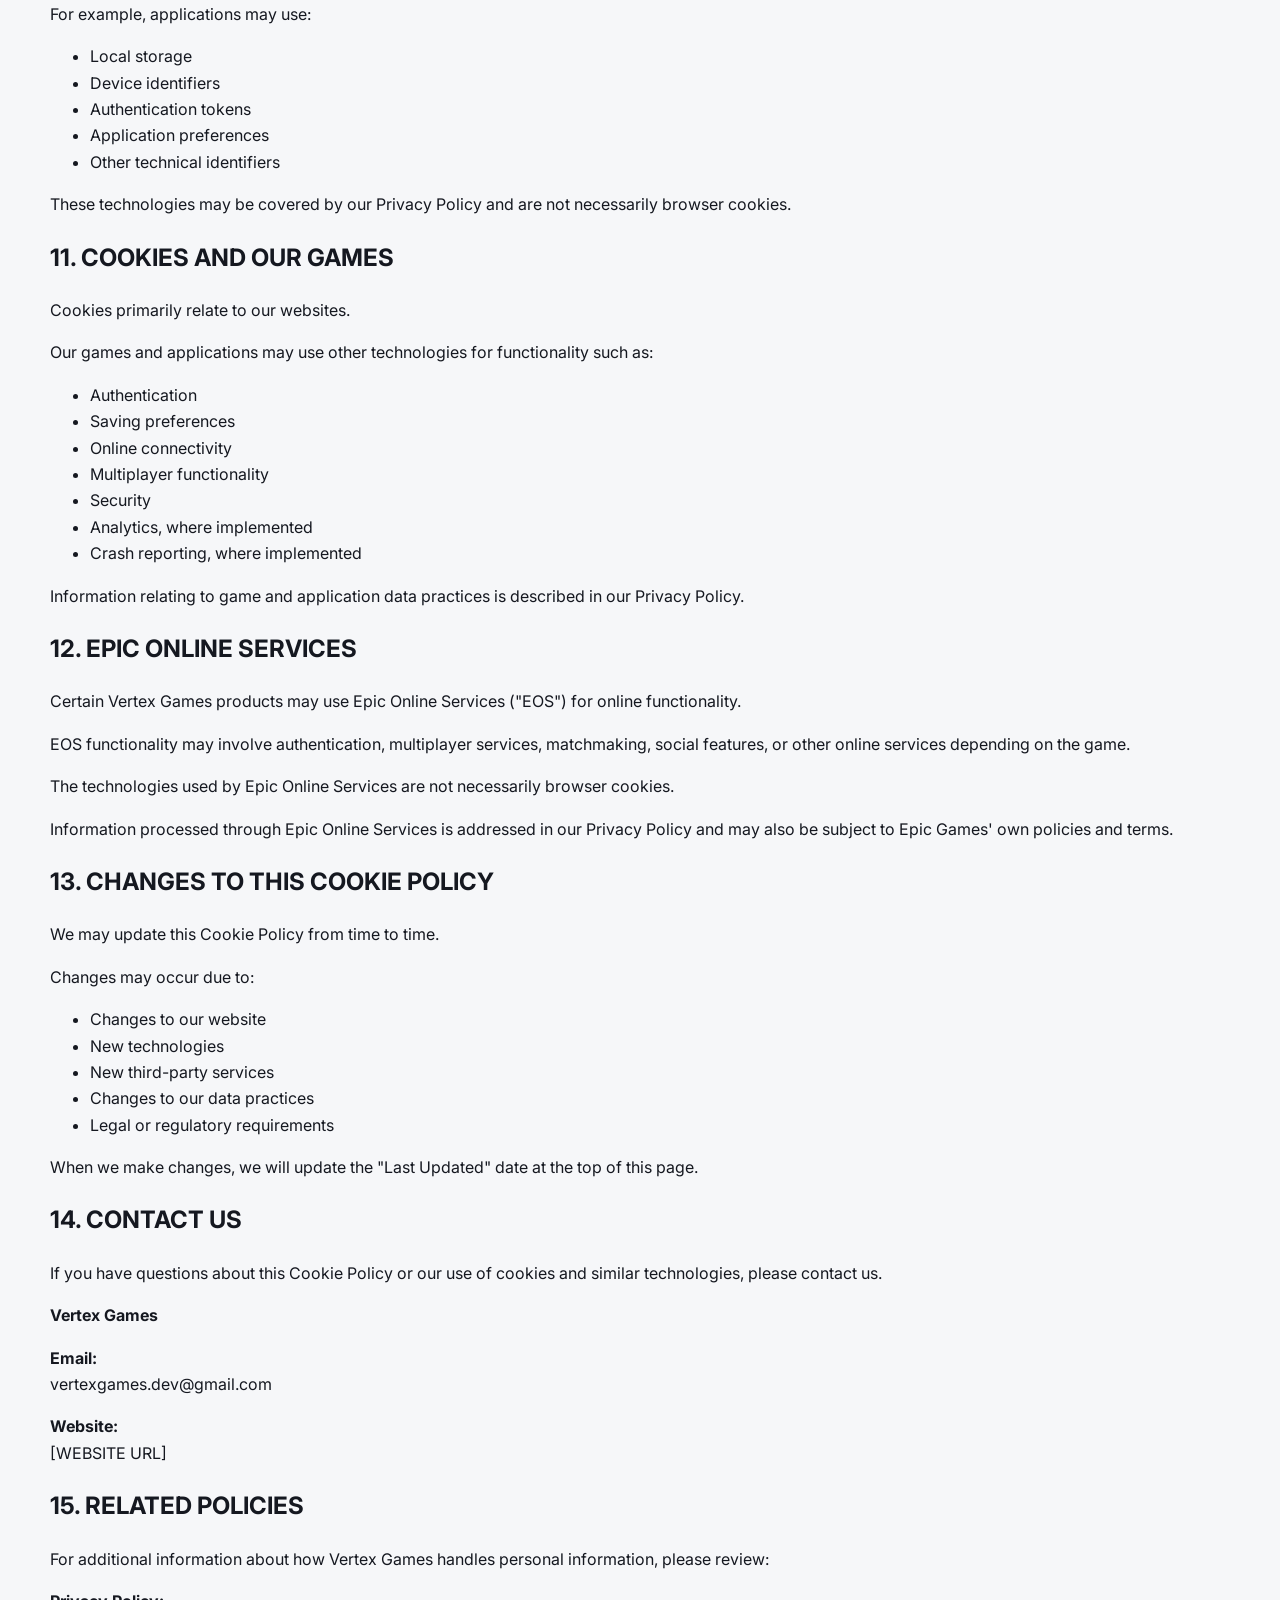
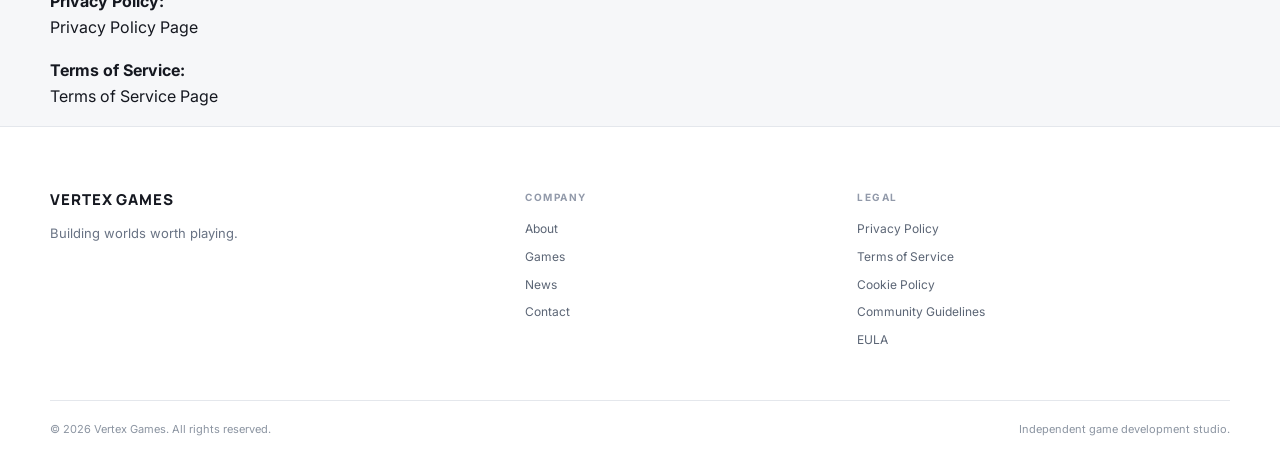
<file: cookies.html>
<!doctype html>
<html lang="en">

<head>
  <meta charset="utf-8">
  <meta name="viewport" content="width=device-width,initial-scale=1">
  <title>Cookie Policy | Vertex Games</title>
  <meta name="description" content="Cookie Policy for Vertex Games.">
  <meta name="theme-color" content="#f6f7f9">
  <meta property="og:title" content="Cookie Policy | Vertex Games">
  <meta property="og:description" content="Cookie Policy for Vertex Games.">
  <meta property="og:type" content="website">
  <link rel="canonical" href="[WEBSITE URL]">
  <link rel="icon" href="/favicon.ico" type="image/x-icon">

  <link rel="stylesheet" href="css/style.css">
</head>
<header class="header">
  <div class="container nav"><a class="brand" href="index.html" aria-label="Vertex Games home"><img
        src="images/logo.svg" alt="Vertex Games logo"><span>VERTEX GAMES</span></a><button class="menubtn"
      aria-label="Toggle navigation" aria-expanded="false"
      aria-controls="site-nav"><span></span><span></span><span></span></button>
    <nav id="site-nav" class="navlinks" aria-label="Primary"><a data-page="index.html" href="index.html">Home</a><a
        data-page="games.html" href="games.html">Games</a><a data-page="about.html" href="about.html">About</a><a
        data-page="news.html" href="news.html">News</a><a data-page="contact.html" class="navbtn"
        href="contact.html">Contact</a></nav>
  </div>
</header>
<main class="legal-page">
  <div class="container legal-container">
    <div class="legal-header reveal">
      <span class="eyebrow">LEGAL</span>
      <h1>Cookie Policy</h1>
      <p>Last Updated: September 5, 2026</p>
    </div>

    <div class="legal-content reveal">
      <p>This Cookie Policy explains how Vertex Games ("Vertex Games", "we", "us", or "our") may use cookies and similar
        technologies when you visit our websites.</p>
      <p>This Cookie Policy should be read together with our Privacy Policy and Terms of Service.</p>

      <section>
        <h2>1. WHAT ARE COOKIES?</h2>
        <p>Cookies are small text files that websites may store on your device when you visit them.</p>
        <p>Cookies can allow a website to remember information about your visit, maintain certain functionality, improve
          security, and provide a better user experience.</p>
        <p>Similar technologies may include local storage, session storage, pixels, tags, and other technologies that
          perform functions similar to cookies.</p>
      </section>

      <section>
        <h2>2. HOW VERTEX GAMES USES COOKIES</h2>
        <p>Vertex Games may use cookies or similar technologies for purposes such as:</p>
        <ul>
          <li>Essential website functionality</li>
          <li>Security</li>
          <li>Remembering preferences</li>
          <li>Maintaining website functionality</li>
          <li>Understanding website performance</li>
          <li>Analytics, where implemented</li>
          <li>Other features necessary to operate our website</li>
        </ul>
        <p>The technologies actually used on a particular Vertex Games website may vary depending on the website and
          features provided.</p>
      </section>

      <section>
        <h2>3. ESSENTIAL COOKIES</h2>
        <p>Essential cookies or similar technologies may be necessary for certain website functions.</p>
        <p>These technologies may be used to:</p>
        <ul>
          <li>Maintain basic website functionality</li>
          <li>Remember necessary settings</li>
          <li>Maintain security</li>
          <li>Detect abuse</li>
          <li>Support navigation</li>
          <li>Enable features requested by the user</li>
        </ul>
        <p>Because these technologies may be necessary for the operation of the website, they may not always be disabled
          through the website itself.</p>
      </section>

      <section>
        <h2>4. PREFERENCE COOKIES</h2>
        <p>Where implemented, preference cookies may allow our website to remember choices you make.</p>
        <p>Examples may include:</p>
        <ul>
          <li>Language preferences</li>
          <li>Display preferences</li>
          <li>Other website settings</li>
        </ul>
        <p>These cookies are intended to make future visits more convenient.</p>
      </section>

      <section>
        <h2>5. ANALYTICS COOKIES</h2>
        <p>If we use analytics services, analytics technologies may help us understand how visitors interact with our
          website.</p>
        <p>This may include information such as:</p>
        <ul>
          <li>Pages visited</li>
          <li>Approximate visit duration</li>
          <li>General navigation patterns</li>
          <li>Device and browser information</li>
          <li>General website performance information</li>
        </ul>
        <p>Analytics technologies will only be used where they are actually implemented on the applicable website.</p>
        <p>If analytics are not implemented, no analytics cookies are placed merely because they are described in this
          policy.</p>
      </section>

      <section>
        <h2>6. ADVERTISING AND TRACKING TECHNOLOGIES</h2>
        <p>Vertex Games does not automatically use advertising or marketing cookies simply because they are described in
          this Cookie Policy.</p>
        <p>If advertising, marketing, or other non-essential tracking technologies are introduced, we may update this
          Cookie Policy and provide any notices or choices required by applicable law.</p>
        <p>Third-party advertising providers may use their own technologies when such services are implemented.</p>
      </section>

      <section>
        <h2>7. THIRD-PARTY COOKIES</h2>
        <p>Some third-party services embedded in or linked from our website may use cookies or similar technologies.</p>
        <p>Examples may include:</p>
        <ul>
          <li>Analytics providers</li>
          <li>Video providers</li>
          <li>Social media services</li>
          <li>Embedded content providers</li>
          <li>Security services</li>
          <li>Other third-party services</li>
        </ul>
        <p>The use of cookies by third parties is governed by their respective privacy policies and terms.</p>
        <p>Vertex Games does not control cookies placed directly by third-party services.</p>
      </section>

      <section>
        <h2>8. CURRENT WEBSITE TECHNOLOGIES</h2>
        <p>Our website is designed primarily as a static website using HTML, CSS, and JavaScript.</p>
        <p>At the time this Cookie Policy was last updated, we aim to limit the use of unnecessary tracking
          technologies.</p>
        <p>If additional technologies are introduced, this policy may be updated accordingly.</p>
      </section>

      <section>
        <h2>9. MANAGING COOKIES</h2>
        <p>Most modern web browsers allow you to control or delete cookies through their settings.</p>
        <p>You may be able to:</p>
        <ul>
          <li>Block cookies</li>
          <li>Delete existing cookies</li>
          <li>Allow cookies only from certain websites</li>
          <li>Receive notifications before cookies are stored</li>
          <li>Block third-party cookies</li>
        </ul>
        <p>The exact controls available depend on your browser and device.</p>
        <p>Disabling certain cookies may affect the functionality of some websites.</p>
      </section>

      <section>
        <h2>10. MOBILE DEVICES</h2>
        <p>Our games and mobile applications may use technologies that are different from traditional website cookies.
        </p>
        <p>For example, applications may use:</p>
        <ul>
          <li>Local storage</li>
          <li>Device identifiers</li>
          <li>Authentication tokens</li>
          <li>Application preferences</li>
          <li>Other technical identifiers</li>
        </ul>
        <p>These technologies may be covered by our Privacy Policy and are not necessarily browser cookies.</p>
      </section>

      <section>
        <h2>11. COOKIES AND OUR GAMES</h2>
        <p>Cookies primarily relate to our websites.</p>
        <p>Our games and applications may use other technologies for functionality such as:</p>
        <ul>
          <li>Authentication</li>
          <li>Saving preferences</li>
          <li>Online connectivity</li>
          <li>Multiplayer functionality</li>
          <li>Security</li>
          <li>Analytics, where implemented</li>
          <li>Crash reporting, where implemented</li>
        </ul>
        <p>Information relating to game and application data practices is described in our Privacy Policy.</p>
      </section>

      <section>
        <h2>12. EPIC ONLINE SERVICES</h2>
        <p>Certain Vertex Games products may use Epic Online Services ("EOS") for online functionality.</p>
        <p>EOS functionality may involve authentication, multiplayer services, matchmaking, social features, or other
          online services depending on the game.</p>
        <p>The technologies used by Epic Online Services are not necessarily browser cookies.</p>
        <p>Information processed through Epic Online Services is addressed in our Privacy Policy and may also be subject
          to Epic Games' own policies and terms.</p>
      </section>

      <section>
        <h2>13. CHANGES TO THIS COOKIE POLICY</h2>
        <p>We may update this Cookie Policy from time to time.</p>
        <p>Changes may occur due to:</p>
        <ul>
          <li>Changes to our website</li>
          <li>New technologies</li>
          <li>New third-party services</li>
          <li>Changes to our data practices</li>
          <li>Legal or regulatory requirements</li>
        </ul>
        <p>When we make changes, we will update the "Last Updated" date at the top of this page.</p>
      </section>

      <section>
        <h2>14. CONTACT US</h2>
        <p>If you have questions about this Cookie Policy or our use of cookies and similar technologies, please contact
          us.</p>
        <p><strong>Vertex Games</strong></p>
        <p><strong>Email:</strong><br>vertexgames.dev@gmail.com</p>
        <p><strong>Website:</strong><br>[WEBSITE URL]</p>
      </section>

      <section>
        <h2>15. RELATED POLICIES</h2>
        <p>For additional information about how Vertex Games handles personal information, please review:</p>
        <p><strong>Privacy Policy:</strong><br><a href="privacy.html">Privacy Policy Page</a></p>
        <p><strong>Terms of Service:</strong><br><a href="terms.html">Terms of Service Page</a></p>
      </section>

    </div>
  </div>
</main>
<footer class="footer">
  <div class="container">
    <div class="footer-grid">
      <div>
        <div class="footer-brand">VERTEX GAMES</div>
        <p class="footer-copy">Building worlds worth playing.</p>
      </div>
      <div>
        <h4>COMPANY</h4><a href="about.html">About</a><a href="games.html">Games</a><a href="news.html">News</a><a
          href="contact.html">Contact</a>
      </div>
      <div>
        <h4>LEGAL</h4><a href="privacy.html">Privacy Policy</a><a href="terms.html">Terms of Service</a><a
          href="cookies.html">Cookie Policy</a><a href="community-guidelines.html">Community Guidelines</a><a
          href="eula.html">EULA</a>
      </div>
    </div>
    <div class="footer-bottom"><span>© <span data-year>2026</span> Vertex Games. All rights
        reserved.</span><span>Independent game development studio.</span></div>
  </div>
</footer><button class="top" aria-label="Back to top">↑</button>
<script src="js/script.js"></script>
</body>

</html>
</file>
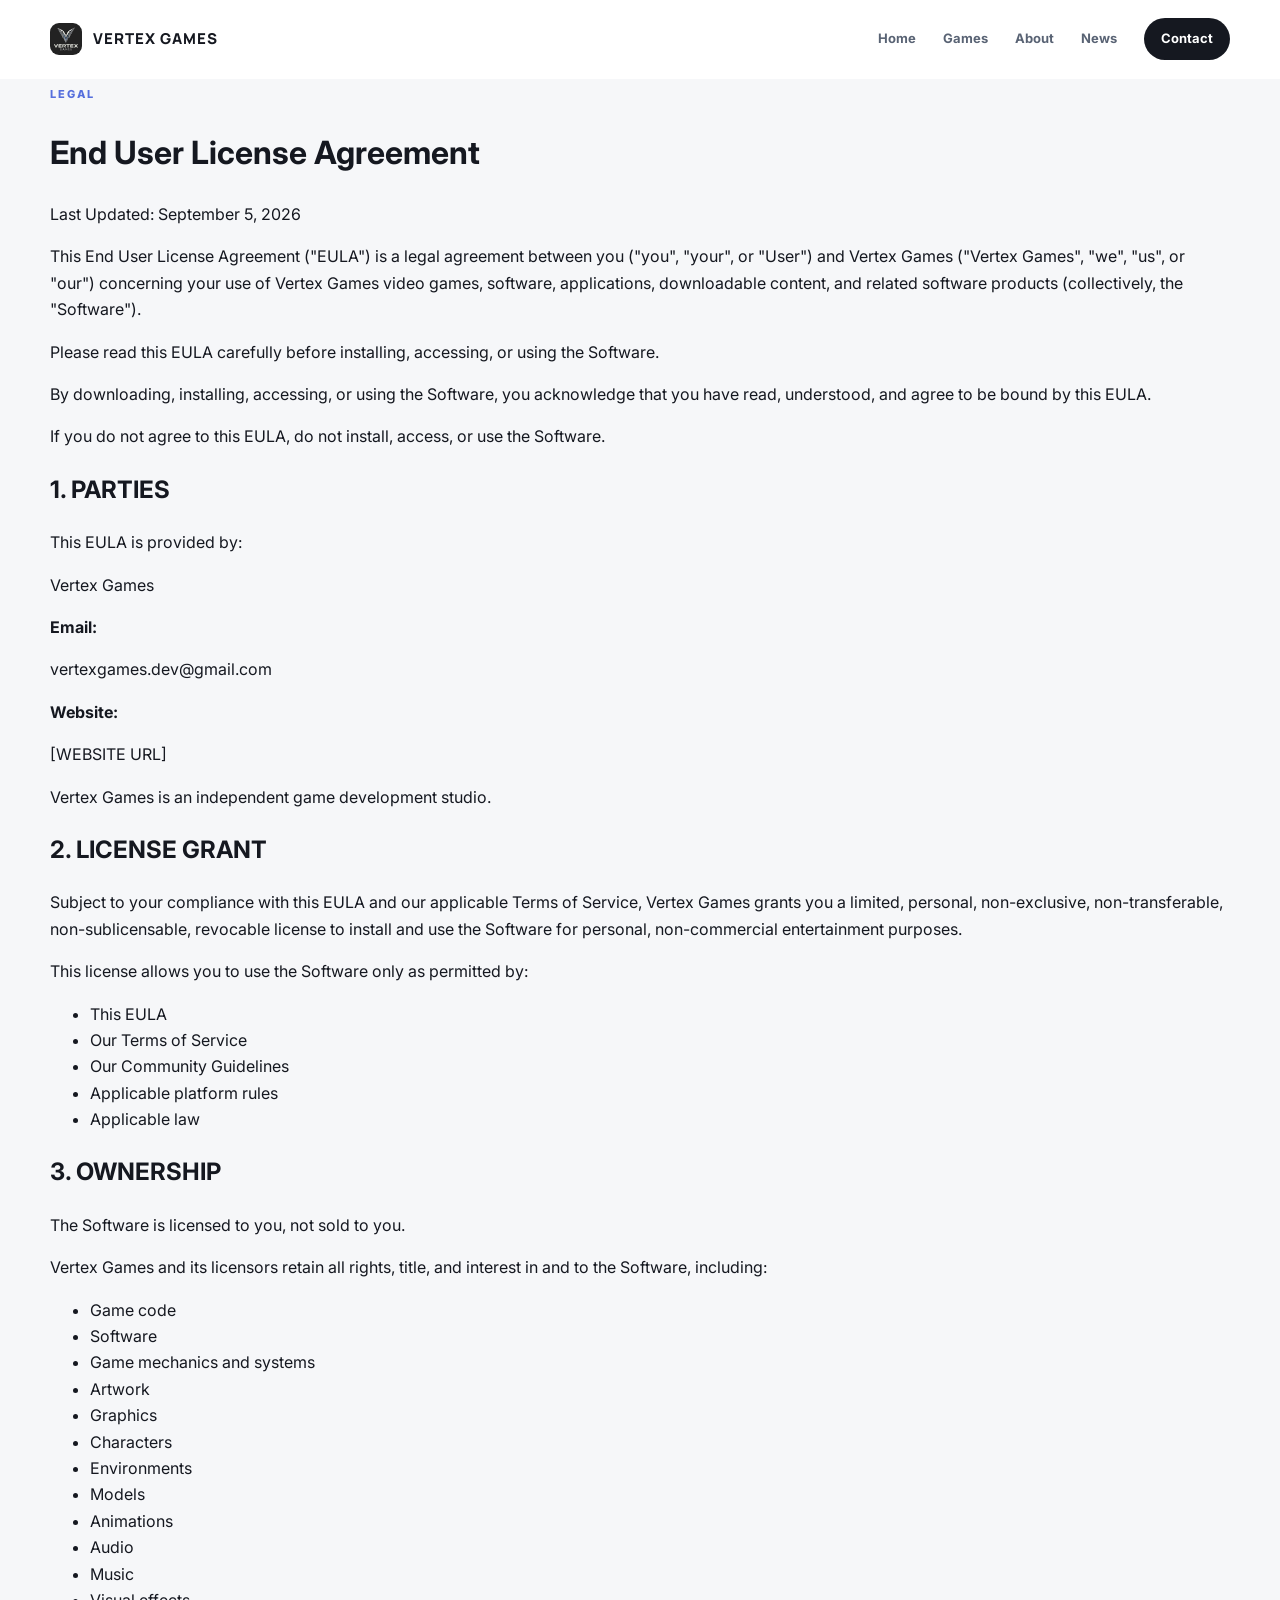
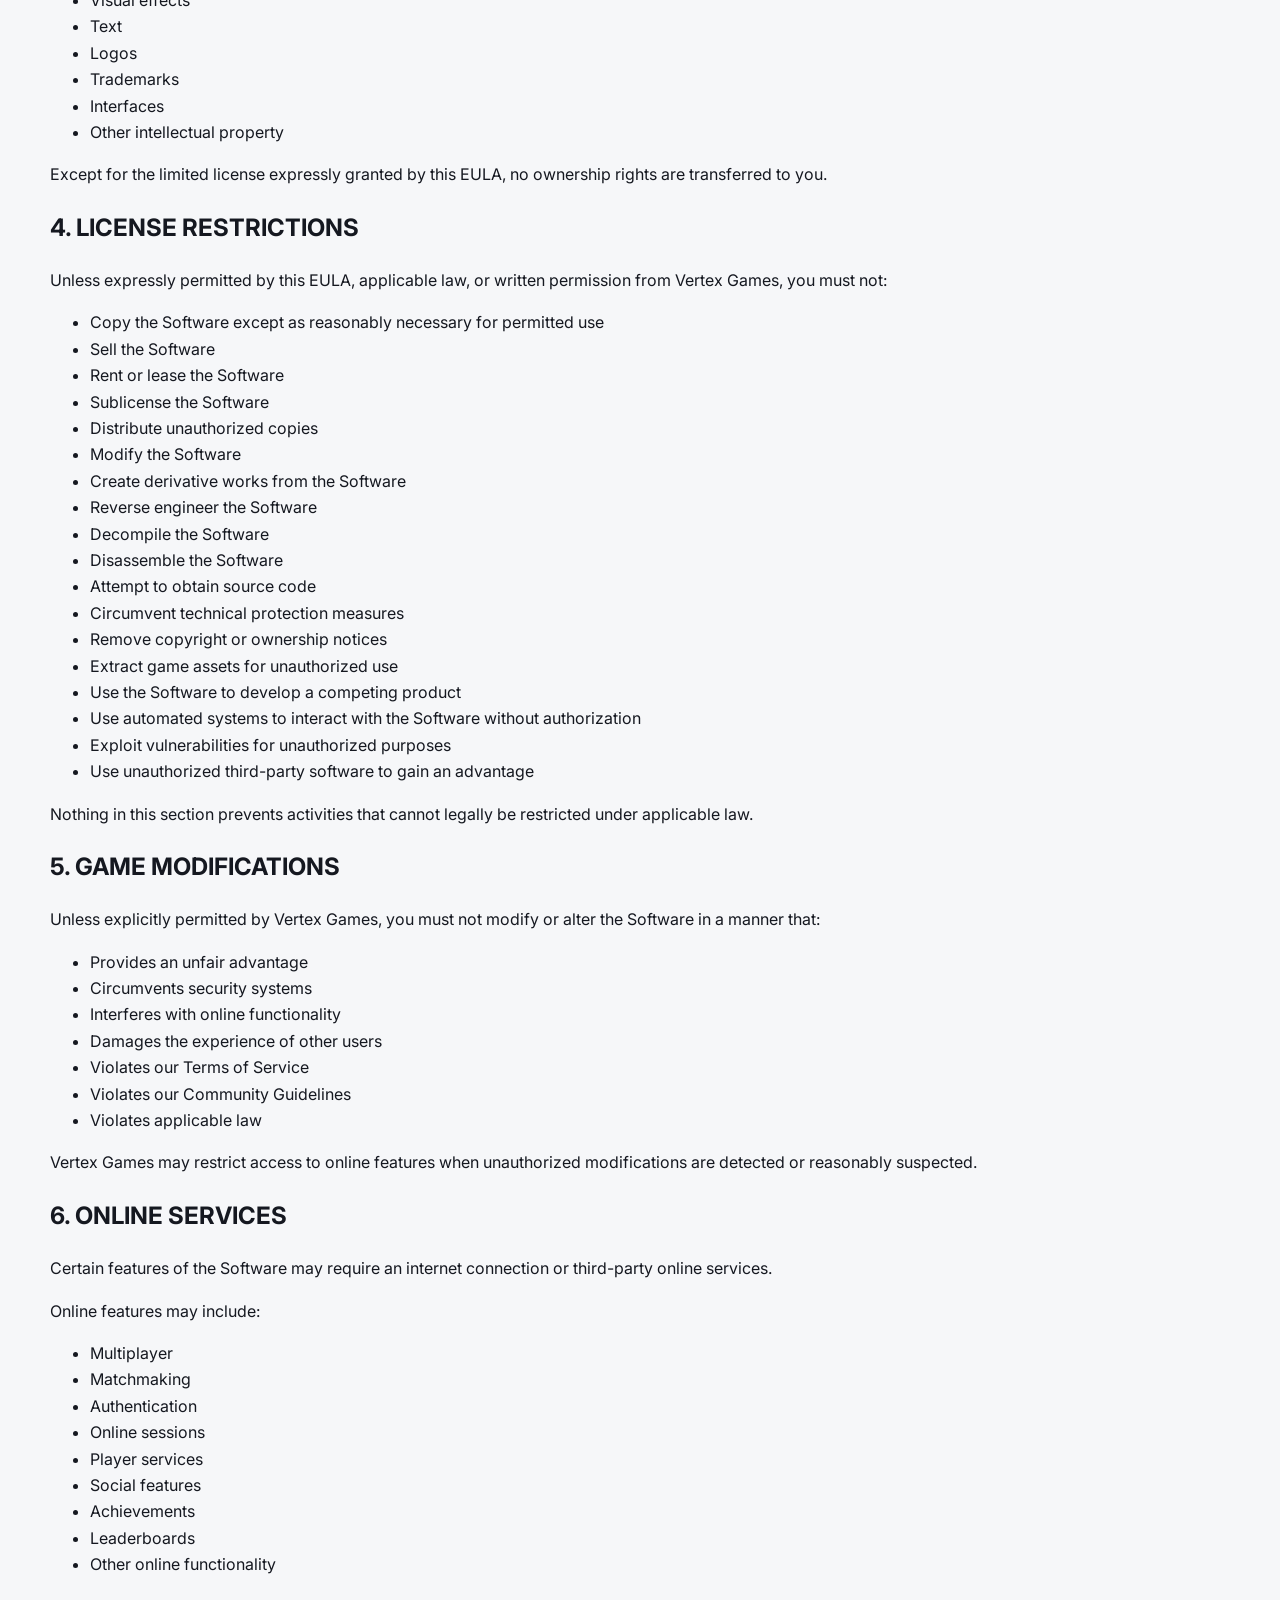
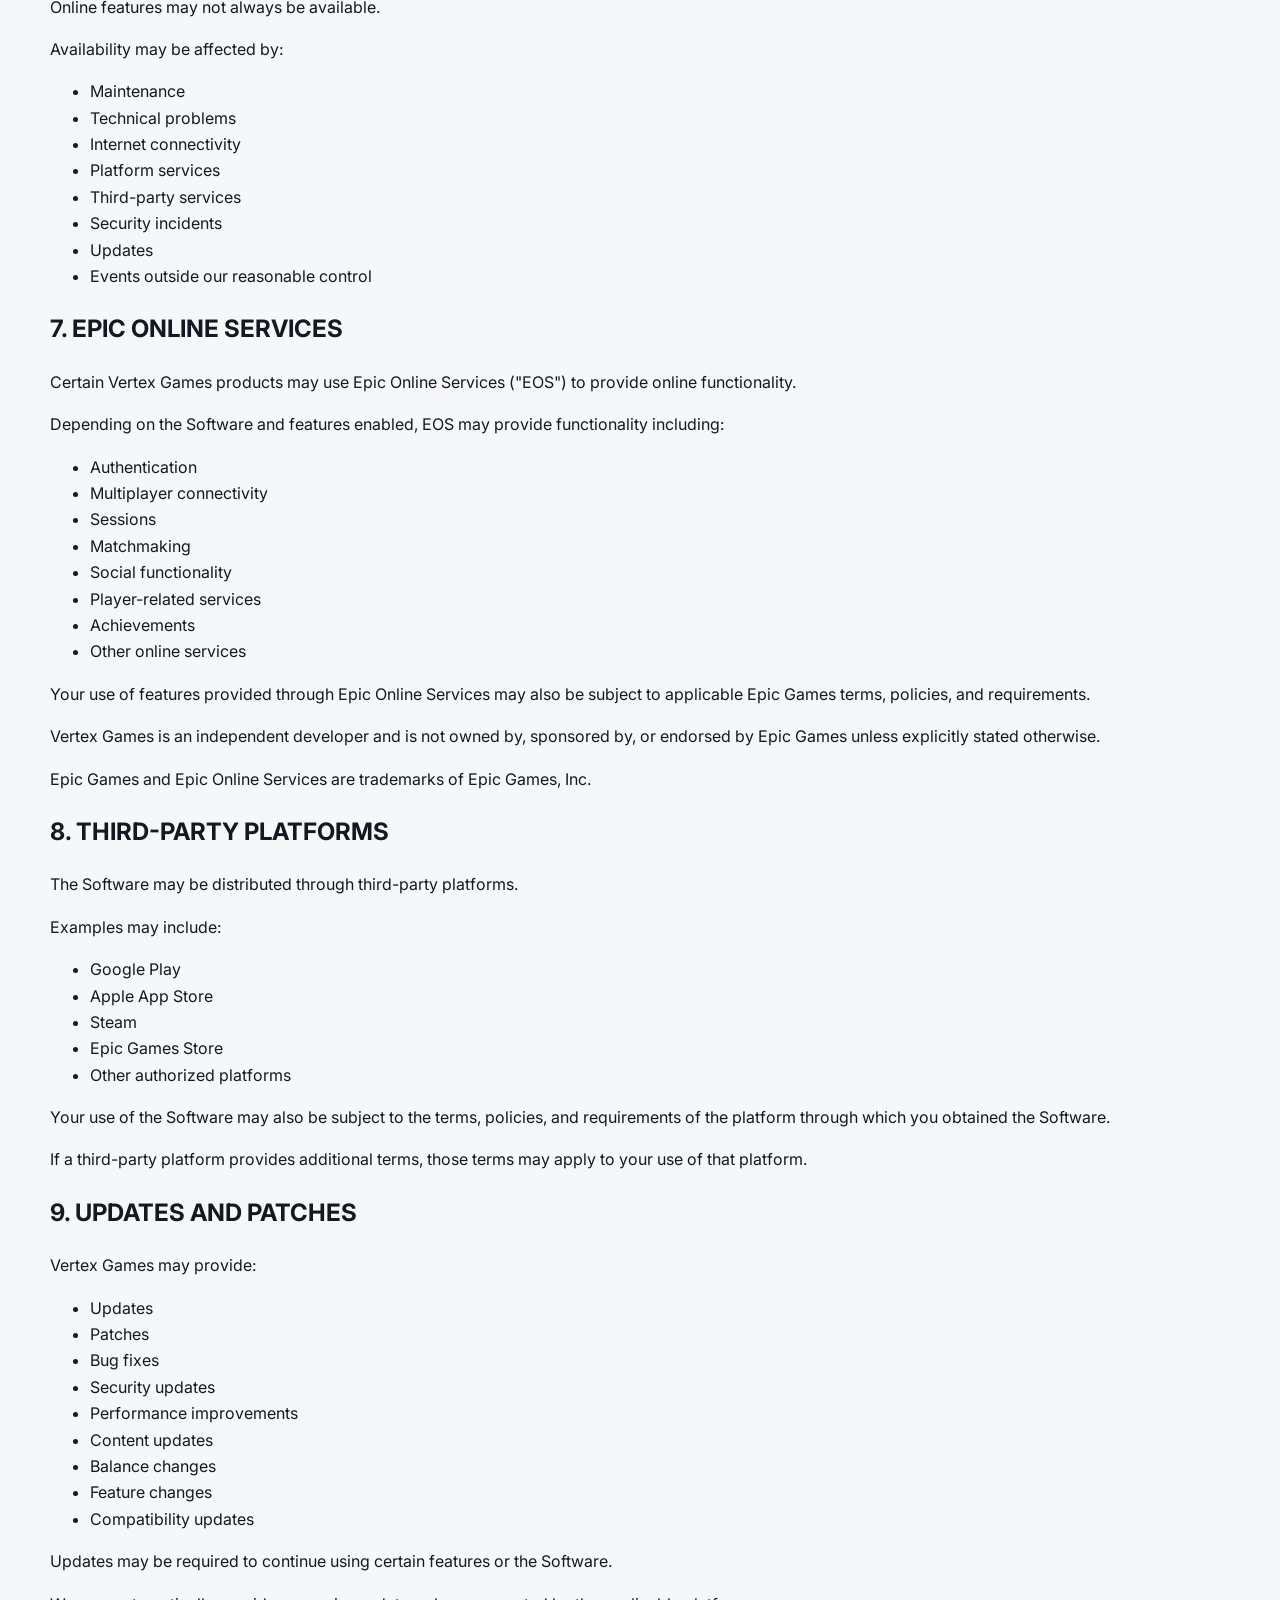
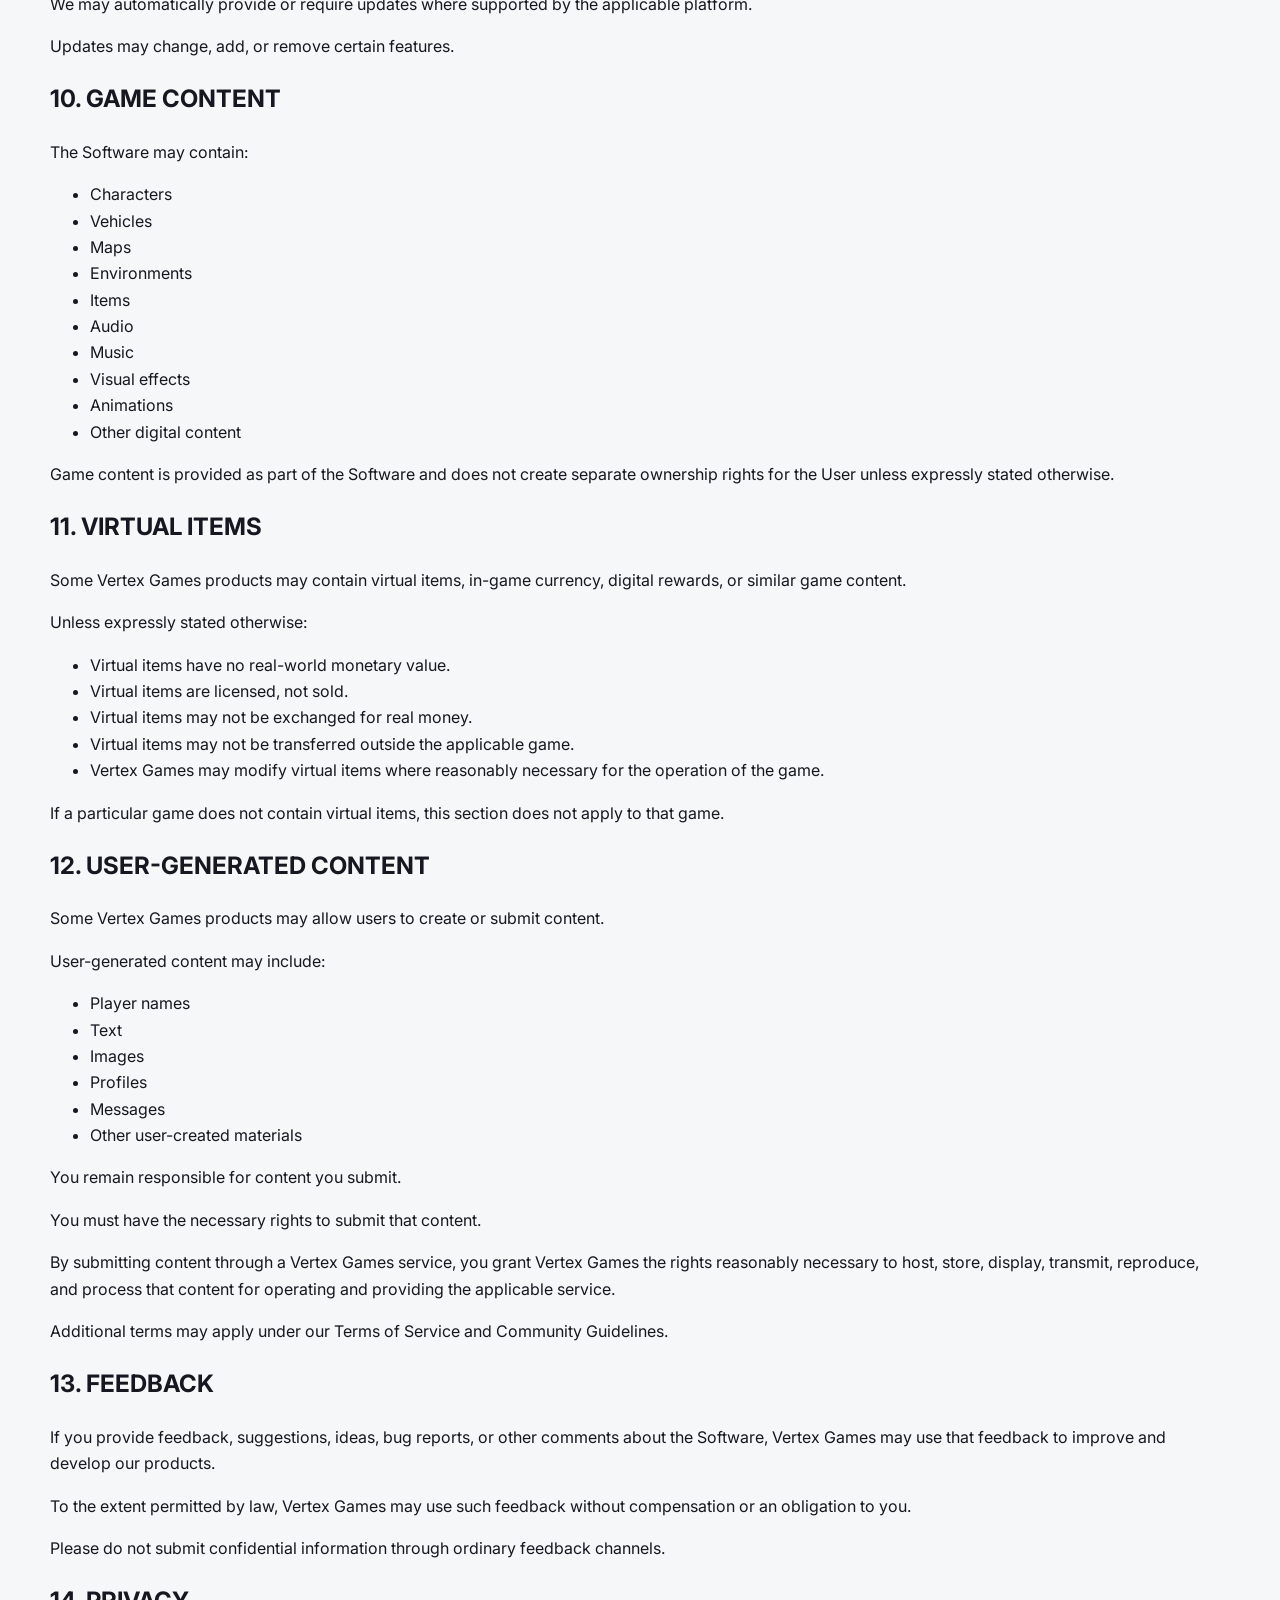
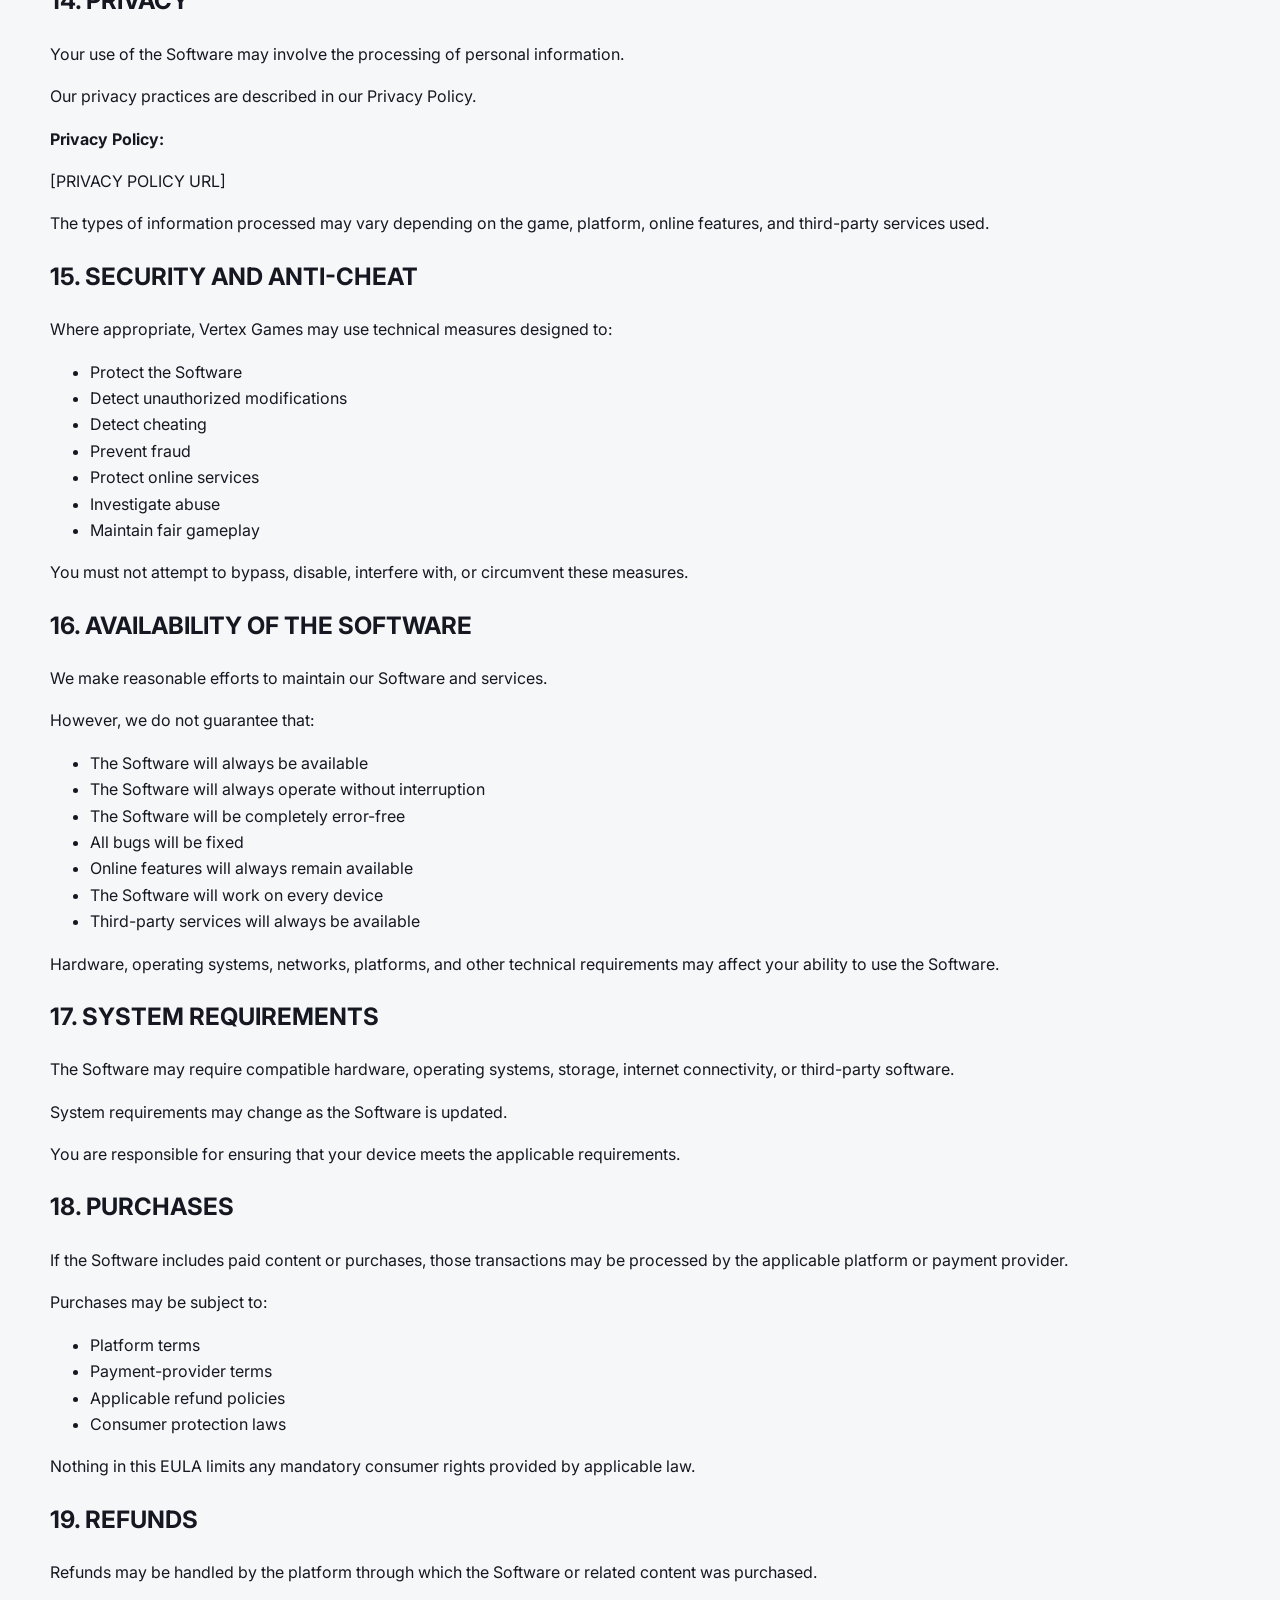
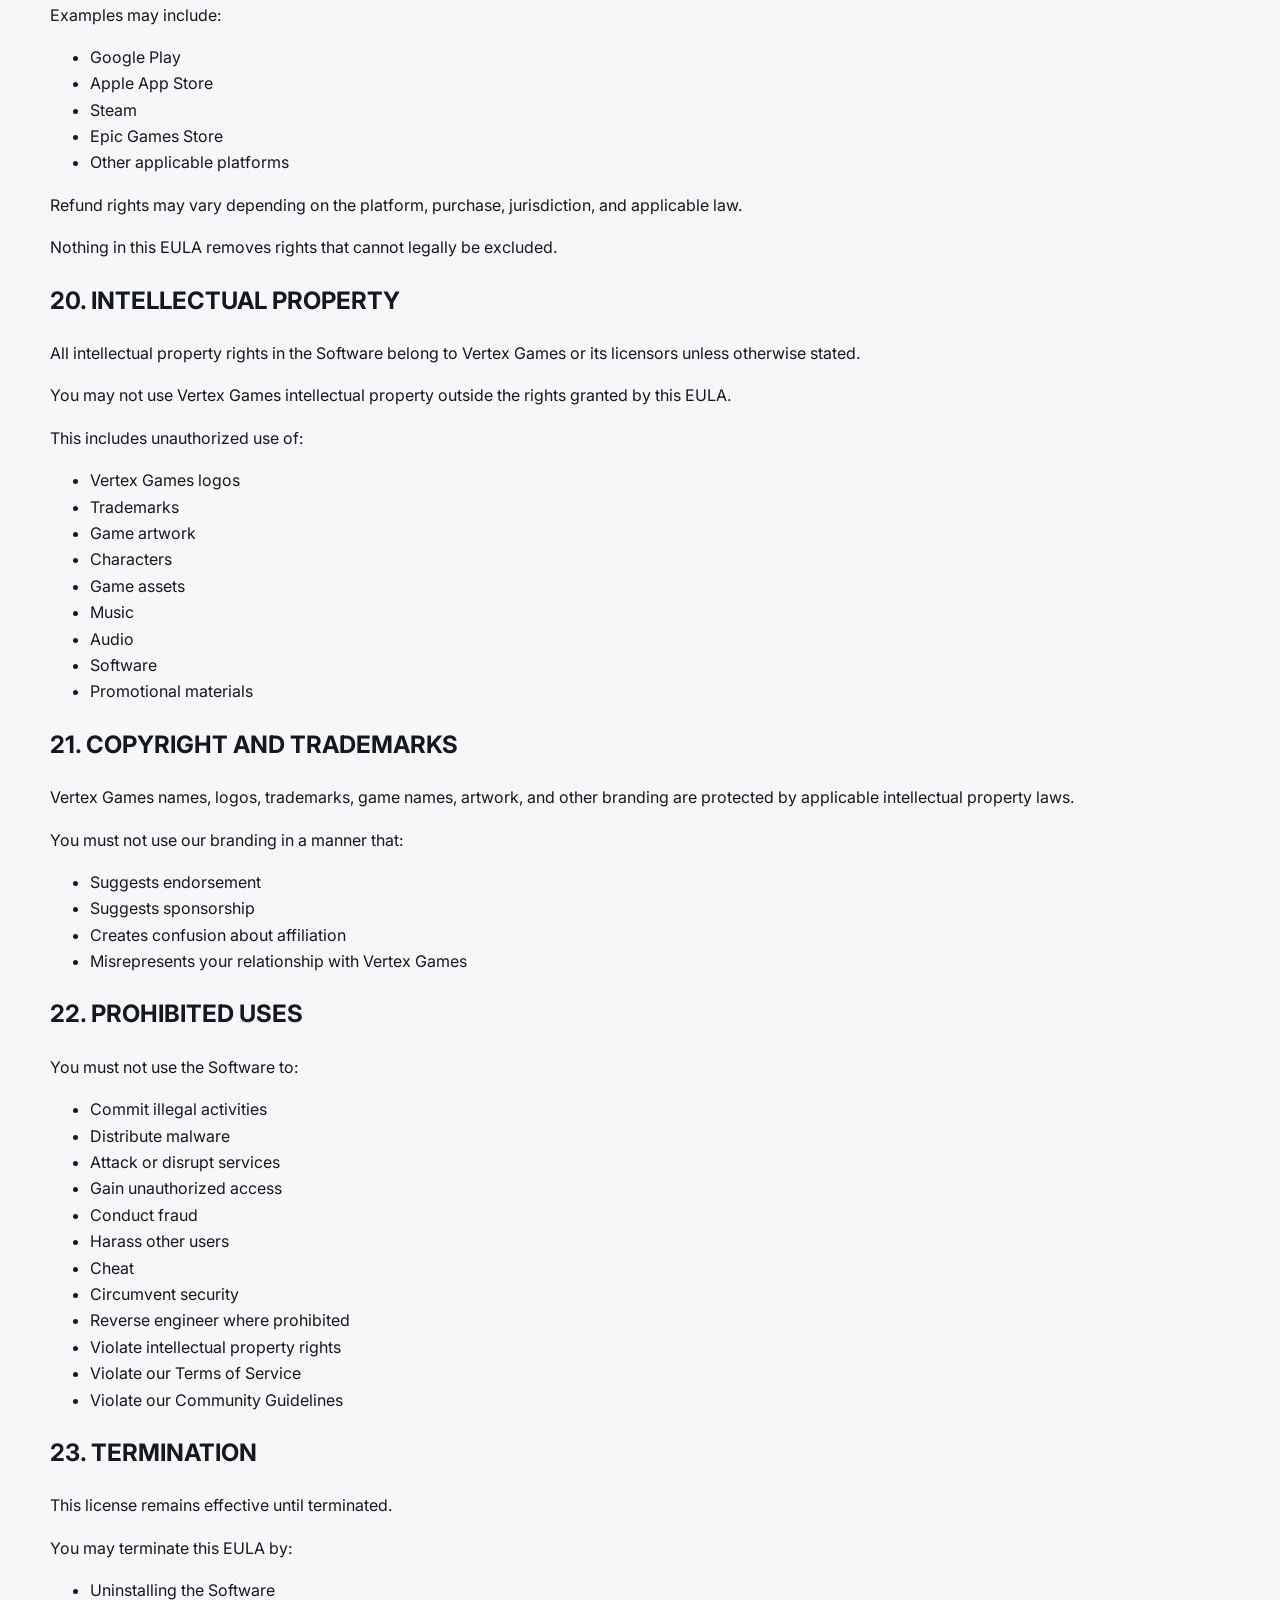
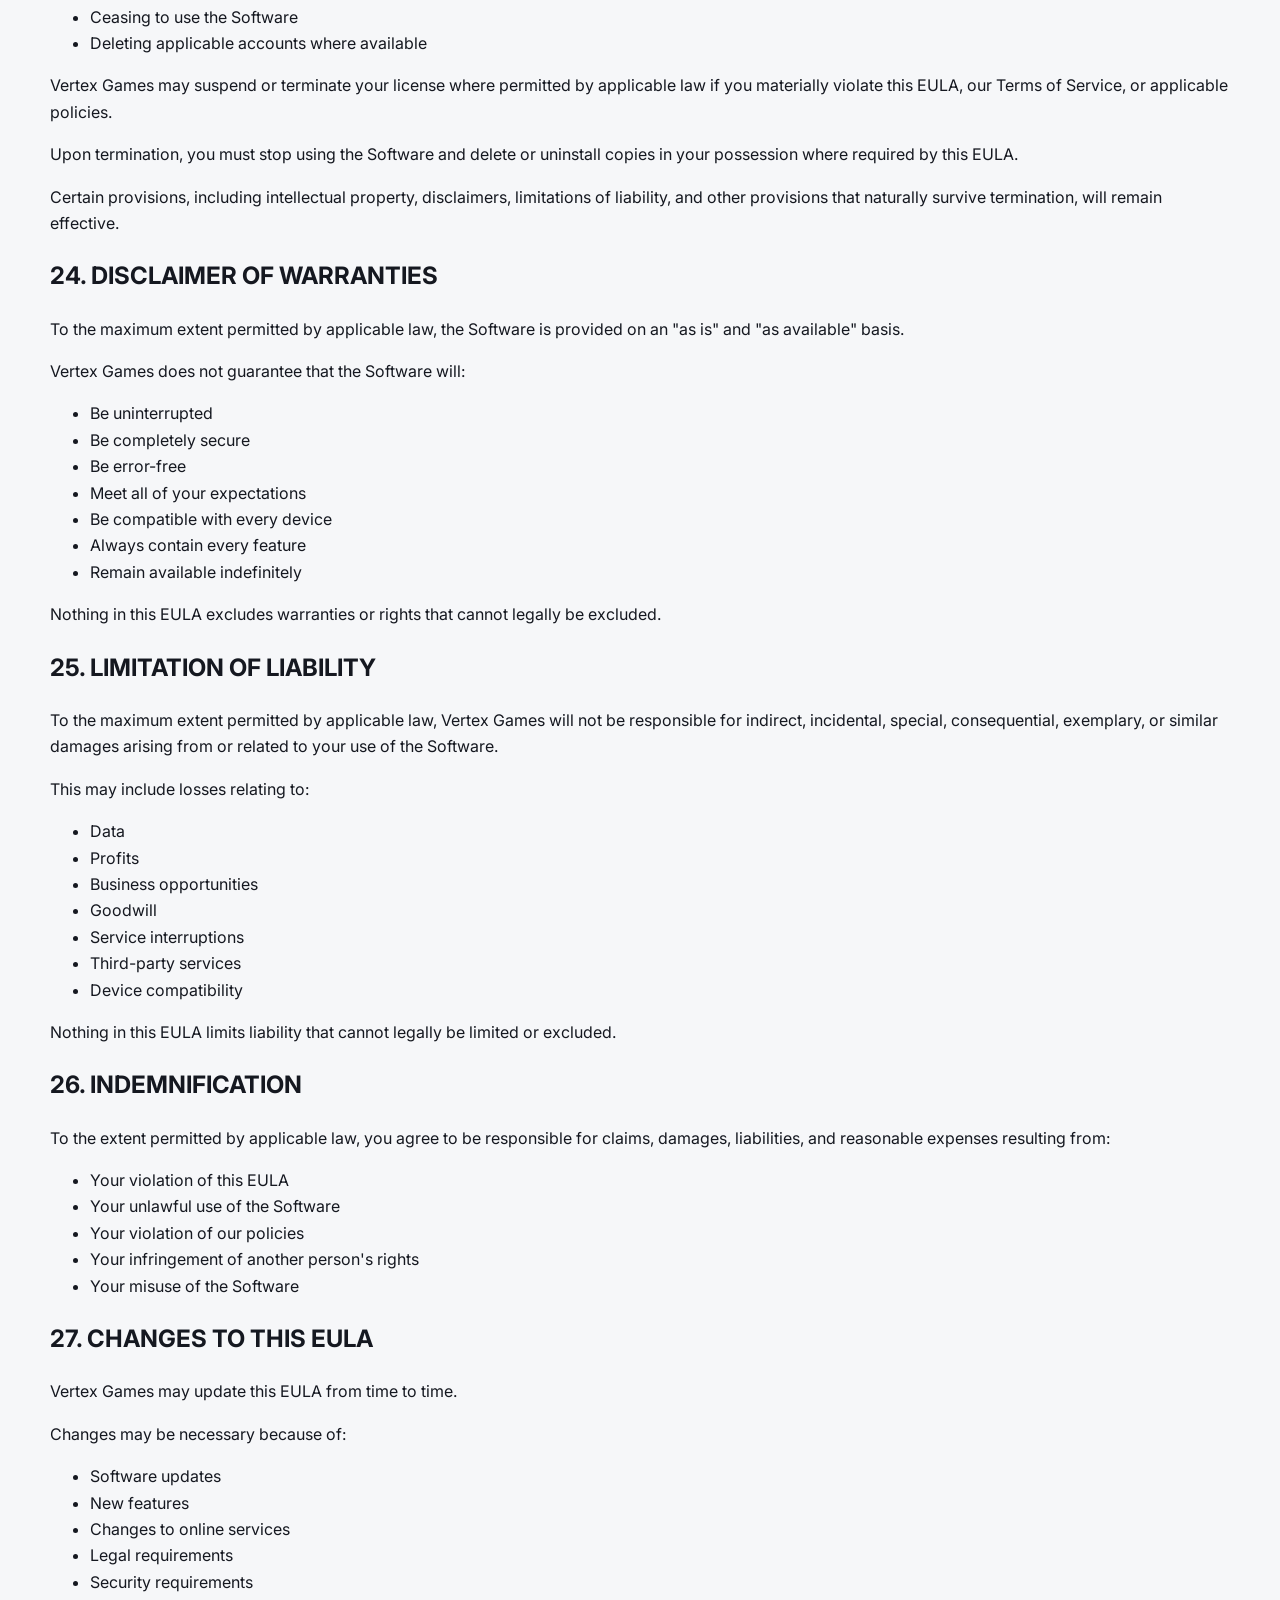
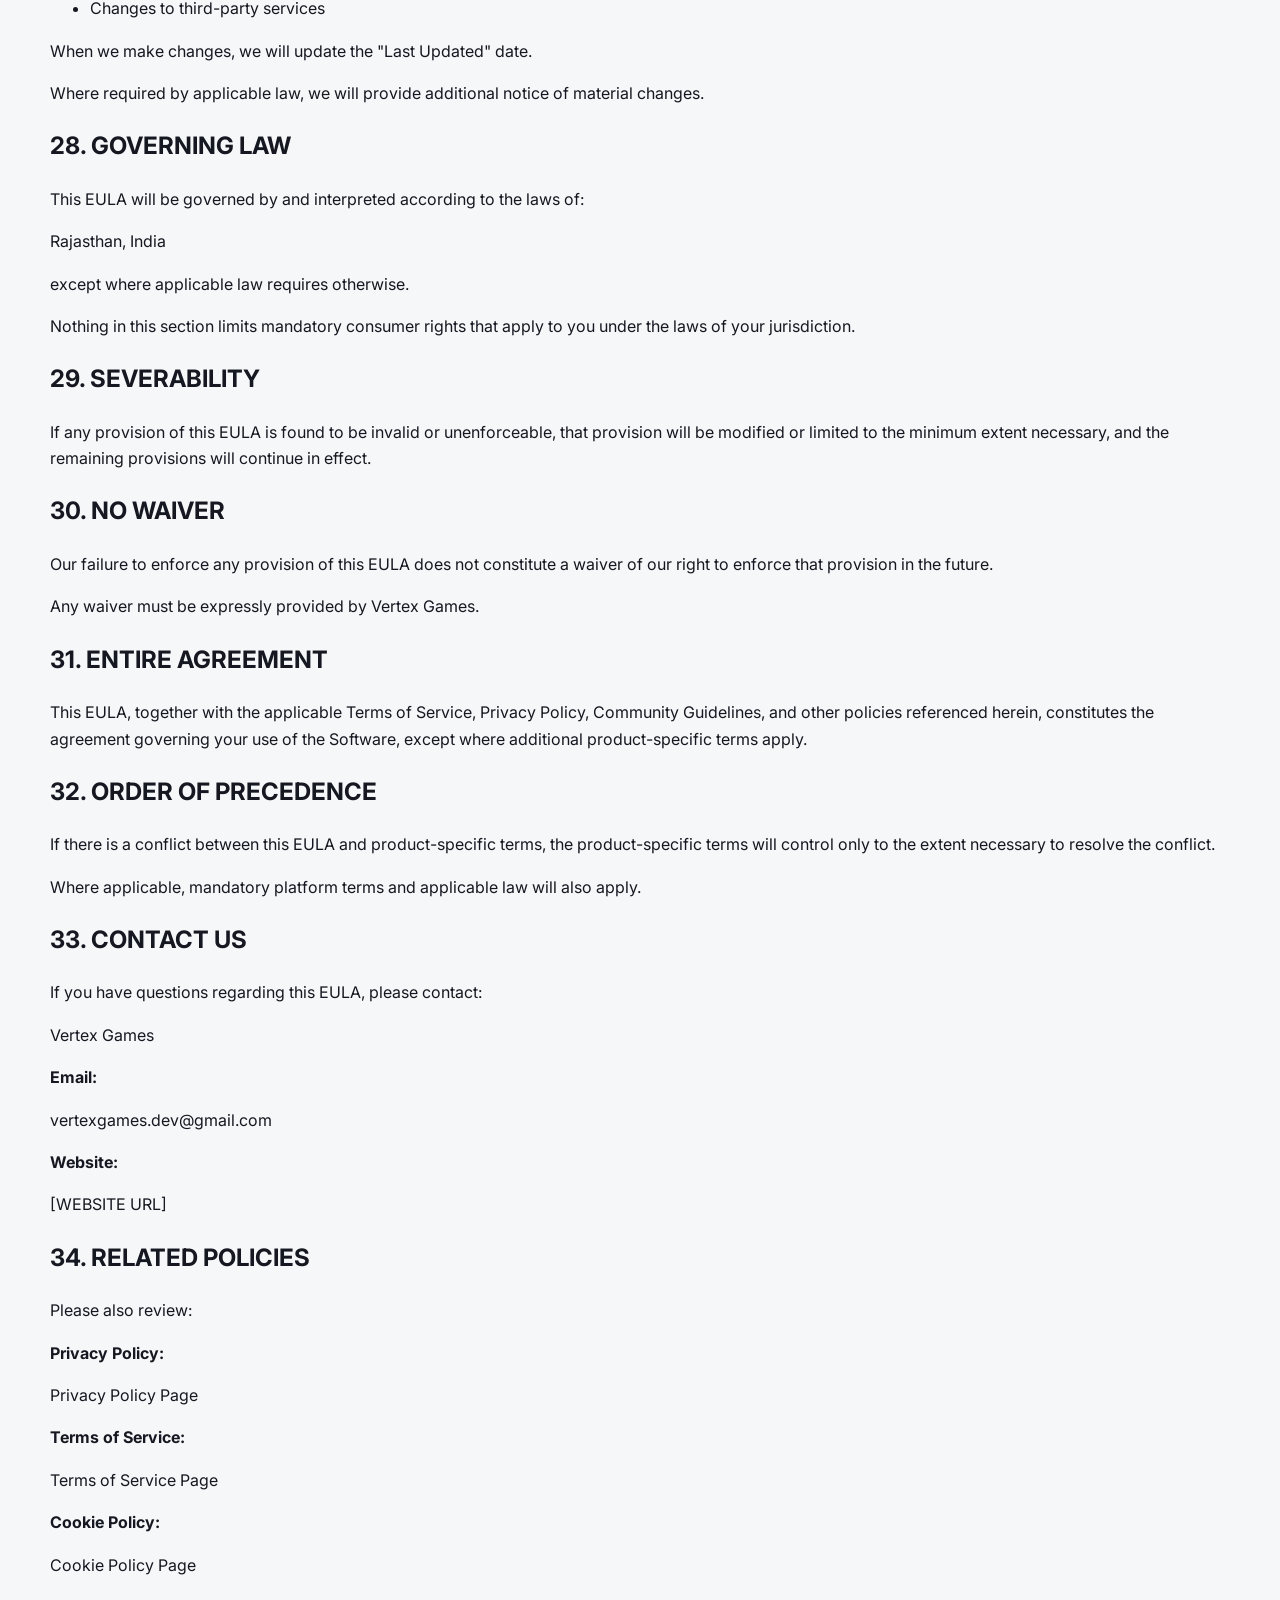
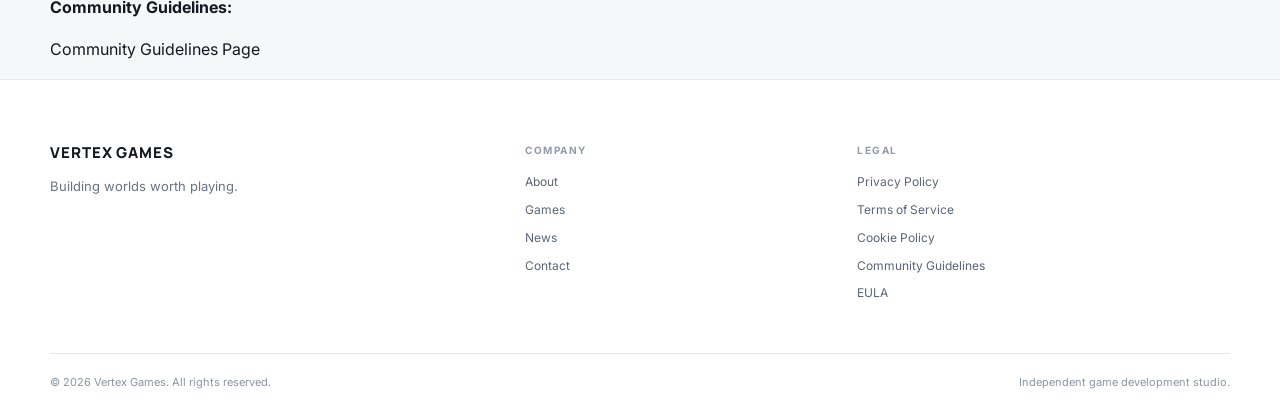
<file: eula.html>
<!doctype html>
<html lang="en">

<head>
  <meta charset="utf-8">
  <meta name="viewport" content="width=device-width,initial-scale=1">
  <title>End User License Agreement | Vertex Games</title>
  <meta name="description" content="End User License Agreement for Vertex Games.">
  <meta name="theme-color" content="#f6f7f9">
  <meta property="og:title" content="End User License Agreement | Vertex Games">
  <meta property="og:description" content="End User License Agreement for Vertex Games.">
  <meta property="og:type" content="website">
  <link rel="canonical" href="[WEBSITE URL]">
  <link rel="icon" href="/favicon.ico" type="image/x-icon">

  <link rel="stylesheet" href="css/style.css">
</head>
<header class="header">
  <div class="container nav"><a class="brand" href="index.html" aria-label="Vertex Games home"><img
        src="images/logo.svg" alt="Vertex Games logo"><span>VERTEX GAMES</span></a><button class="menubtn"
      aria-label="Toggle navigation" aria-expanded="false"
      aria-controls="site-nav"><span></span><span></span><span></span></button>
    <nav id="site-nav" class="navlinks" aria-label="Primary"><a data-page="index.html" href="index.html">Home</a><a
        data-page="games.html" href="games.html">Games</a><a data-page="about.html" href="about.html">About</a><a
        data-page="news.html" href="news.html">News</a><a data-page="contact.html" class="navbtn"
        href="contact.html">Contact</a></nav>
  </div>
</header>
<main class="legal-page">
  <div class="container legal-container">
    <div class="legal-header reveal">
      <span class="eyebrow">LEGAL</span>
      <h1>End User License Agreement</h1>
      <p>Last Updated: September 5, 2026</p>
    </div>
    <div class="legal-content">
      <p>This End User License Agreement ("EULA") is a legal agreement between you ("you", "your", or "User") and Vertex
        Games ("Vertex Games", "we", "us", or "our") concerning your use of Vertex Games video games, software,
        applications, downloadable content, and related software products (collectively, the "Software").</p>
      <p>Please read this EULA carefully before installing, accessing, or using the Software.</p>
      <p>By downloading, installing, accessing, or using the Software, you acknowledge that you have read, understood,
        and agree to be bound by this EULA.</p>
      <p>If you do not agree to this EULA, do not install, access, or use the Software.</p>
      <section>
        <h2>1. PARTIES</h2>
        <p>This EULA is provided by:</p>
        <p>Vertex Games</p>
        <p><strong>Email:</strong></p>
        <p>vertexgames.dev@gmail.com</p>
        <p><strong>Website:</strong></p>
        <p>[WEBSITE URL]</p>
        <p>Vertex Games is an independent game development studio.</p>
      </section>
      <section>
        <h2>2. LICENSE GRANT</h2>
        <p>Subject to your compliance with this EULA and our applicable Terms of Service, Vertex Games grants you a
          limited, personal, non-exclusive, non-transferable, non-sublicensable, revocable license to install and use
          the Software for personal, non-commercial entertainment purposes.</p>
        <p>This license allows you to use the Software only as permitted by:</p>
        <ul>
          <li>This EULA</li>
          <li>Our Terms of Service</li>
          <li>Our Community Guidelines</li>
          <li>Applicable platform rules</li>
          <li>Applicable law</li>
        </ul>
      </section>
      <section>
        <h2>3. OWNERSHIP</h2>
        <p>The Software is licensed to you, not sold to you.</p>
        <p>Vertex Games and its licensors retain all rights, title, and interest in and to the Software, including:</p>
        <ul>
          <li>Game code</li>
          <li>Software</li>
          <li>Game mechanics and systems</li>
          <li>Artwork</li>
          <li>Graphics</li>
          <li>Characters</li>
          <li>Environments</li>
          <li>Models</li>
          <li>Animations</li>
          <li>Audio</li>
          <li>Music</li>
          <li>Visual effects</li>
          <li>Text</li>
          <li>Logos</li>
          <li>Trademarks</li>
          <li>Interfaces</li>
          <li>Other intellectual property</li>
        </ul>
        <p>Except for the limited license expressly granted by this EULA, no ownership rights are transferred to you.
        </p>
      </section>
      <section>
        <h2>4. LICENSE RESTRICTIONS</h2>
        <p>Unless expressly permitted by this EULA, applicable law, or written permission from Vertex Games, you must
          not:</p>
        <ul>
          <li>Copy the Software except as reasonably necessary for permitted use</li>
          <li>Sell the Software</li>
          <li>Rent or lease the Software</li>
          <li>Sublicense the Software</li>
          <li>Distribute unauthorized copies</li>
          <li>Modify the Software</li>
          <li>Create derivative works from the Software</li>
          <li>Reverse engineer the Software</li>
          <li>Decompile the Software</li>
          <li>Disassemble the Software</li>
          <li>Attempt to obtain source code</li>
          <li>Circumvent technical protection measures</li>
          <li>Remove copyright or ownership notices</li>
          <li>Extract game assets for unauthorized use</li>
          <li>Use the Software to develop a competing product</li>
          <li>Use automated systems to interact with the Software without authorization</li>
          <li>Exploit vulnerabilities for unauthorized purposes</li>
          <li>Use unauthorized third-party software to gain an advantage</li>
        </ul>
        <p>Nothing in this section prevents activities that cannot legally be restricted under applicable law.</p>
      </section>
      <section>
        <h2>5. GAME MODIFICATIONS</h2>
        <p>Unless explicitly permitted by Vertex Games, you must not modify or alter the Software in a manner that:</p>
        <ul>
          <li>Provides an unfair advantage</li>
          <li>Circumvents security systems</li>
          <li>Interferes with online functionality</li>
          <li>Damages the experience of other users</li>
          <li>Violates our Terms of Service</li>
          <li>Violates our Community Guidelines</li>
          <li>Violates applicable law</li>
        </ul>
        <p>Vertex Games may restrict access to online features when unauthorized modifications are detected or
          reasonably suspected.</p>
      </section>
      <section>
        <h2>6. ONLINE SERVICES</h2>
        <p>Certain features of the Software may require an internet connection or third-party online services.</p>
        <p>Online features may include:</p>
        <ul>
          <li>Multiplayer</li>
          <li>Matchmaking</li>
          <li>Authentication</li>
          <li>Online sessions</li>
          <li>Player services</li>
          <li>Social features</li>
          <li>Achievements</li>
          <li>Leaderboards</li>
          <li>Other online functionality</li>
        </ul>
        <p>Online features may not always be available.</p>
        <p>Availability may be affected by:</p>
        <ul>
          <li>Maintenance</li>
          <li>Technical problems</li>
          <li>Internet connectivity</li>
          <li>Platform services</li>
          <li>Third-party services</li>
          <li>Security incidents</li>
          <li>Updates</li>
          <li>Events outside our reasonable control</li>
        </ul>
      </section>
      <section>
        <h2>7. EPIC ONLINE SERVICES</h2>
        <p>Certain Vertex Games products may use Epic Online Services ("EOS") to provide online functionality.</p>
        <p>Depending on the Software and features enabled, EOS may provide functionality including:</p>
        <ul>
          <li>Authentication</li>
          <li>Multiplayer connectivity</li>
          <li>Sessions</li>
          <li>Matchmaking</li>
          <li>Social functionality</li>
          <li>Player-related services</li>
          <li>Achievements</li>
          <li>Other online services</li>
        </ul>
        <p>Your use of features provided through Epic Online Services may also be subject to applicable Epic Games
          terms, policies, and requirements.</p>
        <p>Vertex Games is an independent developer and is not owned by, sponsored by, or endorsed by Epic Games unless
          explicitly stated otherwise.</p>
        <p>Epic Games and Epic Online Services are trademarks of Epic Games, Inc.</p>
      </section>
      <section>
        <h2>8. THIRD-PARTY PLATFORMS</h2>
        <p>The Software may be distributed through third-party platforms.</p>
        <p>Examples may include:</p>
        <ul>
          <li>Google Play</li>
          <li>Apple App Store</li>
          <li>Steam</li>
          <li>Epic Games Store</li>
          <li>Other authorized platforms</li>
        </ul>
        <p>Your use of the Software may also be subject to the terms, policies, and requirements of the platform through
          which you obtained the Software.</p>
        <p>If a third-party platform provides additional terms, those terms may apply to your use of that platform.</p>
      </section>
      <section>
        <h2>9. UPDATES AND PATCHES</h2>
        <p>Vertex Games may provide:</p>
        <ul>
          <li>Updates</li>
          <li>Patches</li>
          <li>Bug fixes</li>
          <li>Security updates</li>
          <li>Performance improvements</li>
          <li>Content updates</li>
          <li>Balance changes</li>
          <li>Feature changes</li>
          <li>Compatibility updates</li>
        </ul>
        <p>Updates may be required to continue using certain features or the Software.</p>
        <p>We may automatically provide or require updates where supported by the applicable platform.</p>
        <p>Updates may change, add, or remove certain features.</p>
      </section>
      <section>
        <h2>10. GAME CONTENT</h2>
        <p>The Software may contain:</p>
        <ul>
          <li>Characters</li>
          <li>Vehicles</li>
          <li>Maps</li>
          <li>Environments</li>
          <li>Items</li>
          <li>Audio</li>
          <li>Music</li>
          <li>Visual effects</li>
          <li>Animations</li>
          <li>Other digital content</li>
        </ul>
        <p>Game content is provided as part of the Software and does not create separate ownership rights for the User
          unless expressly stated otherwise.</p>
      </section>
      <section>
        <h2>11. VIRTUAL ITEMS</h2>
        <p>Some Vertex Games products may contain virtual items, in-game currency, digital rewards, or similar game
          content.</p>
        <p>Unless expressly stated otherwise:</p>
        <ul>
          <li>Virtual items have no real-world monetary value.</li>
          <li>Virtual items are licensed, not sold.</li>
          <li>Virtual items may not be exchanged for real money.</li>
          <li>Virtual items may not be transferred outside the applicable game.</li>
          <li>Vertex Games may modify virtual items where reasonably necessary for the operation of the game.</li>
        </ul>
        <p>If a particular game does not contain virtual items, this section does not apply to that game.</p>
      </section>
      <section>
        <h2>12. USER-GENERATED CONTENT</h2>
        <p>Some Vertex Games products may allow users to create or submit content.</p>
        <p>User-generated content may include:</p>
        <ul>
          <li>Player names</li>
          <li>Text</li>
          <li>Images</li>
          <li>Profiles</li>
          <li>Messages</li>
          <li>Other user-created materials</li>
        </ul>
        <p>You remain responsible for content you submit.</p>
        <p>You must have the necessary rights to submit that content.</p>
        <p>By submitting content through a Vertex Games service, you grant Vertex Games the rights reasonably necessary
          to host, store, display, transmit, reproduce, and process that content for operating and providing the
          applicable service.</p>
        <p>Additional terms may apply under our Terms of Service and Community Guidelines.</p>
      </section>
      <section>
        <h2>13. FEEDBACK</h2>
        <p>If you provide feedback, suggestions, ideas, bug reports, or other comments about the Software, Vertex Games
          may use that feedback to improve and develop our products.</p>
        <p>To the extent permitted by law, Vertex Games may use such feedback without compensation or an obligation to
          you.</p>
        <p>Please do not submit confidential information through ordinary feedback channels.</p>
      </section>
      <section>
        <h2>14. PRIVACY</h2>
        <p>Your use of the Software may involve the processing of personal information.</p>
        <p>Our privacy practices are described in our Privacy Policy.</p>
        <p><strong>Privacy Policy:</strong></p>
        <p>[PRIVACY POLICY URL]</p>
        <p>The types of information processed may vary depending on the game, platform, online features, and third-party
          services used.</p>
      </section>
      <section>
        <h2>15. SECURITY AND ANTI-CHEAT</h2>
        <p>Where appropriate, Vertex Games may use technical measures designed to:</p>
        <ul>
          <li>Protect the Software</li>
          <li>Detect unauthorized modifications</li>
          <li>Detect cheating</li>
          <li>Prevent fraud</li>
          <li>Protect online services</li>
          <li>Investigate abuse</li>
          <li>Maintain fair gameplay</li>
        </ul>
        <p>You must not attempt to bypass, disable, interfere with, or circumvent these measures.</p>
      </section>
      <section>
        <h2>16. AVAILABILITY OF THE SOFTWARE</h2>
        <p>We make reasonable efforts to maintain our Software and services.</p>
        <p>However, we do not guarantee that:</p>
        <ul>
          <li>The Software will always be available</li>
          <li>The Software will always operate without interruption</li>
          <li>The Software will be completely error-free</li>
          <li>All bugs will be fixed</li>
          <li>Online features will always remain available</li>
          <li>The Software will work on every device</li>
          <li>Third-party services will always be available</li>
        </ul>
        <p>Hardware, operating systems, networks, platforms, and other technical requirements may affect your ability to
          use the Software.</p>
      </section>
      <section>
        <h2>17. SYSTEM REQUIREMENTS</h2>
        <p>The Software may require compatible hardware, operating systems, storage, internet connectivity, or
          third-party software.</p>
        <p>System requirements may change as the Software is updated.</p>
        <p>You are responsible for ensuring that your device meets the applicable requirements.</p>
      </section>
      <section>
        <h2>18. PURCHASES</h2>
        <p>If the Software includes paid content or purchases, those transactions may be processed by the applicable
          platform or payment provider.</p>
        <p>Purchases may be subject to:</p>
        <ul>
          <li>Platform terms</li>
          <li>Payment-provider terms</li>
          <li>Applicable refund policies</li>
          <li>Consumer protection laws</li>
        </ul>
        <p>Nothing in this EULA limits any mandatory consumer rights provided by applicable law.</p>
      </section>
      <section>
        <h2>19. REFUNDS</h2>
        <p>Refunds may be handled by the platform through which the Software or related content was purchased.</p>
        <p>Examples may include:</p>
        <ul>
          <li>Google Play</li>
          <li>Apple App Store</li>
          <li>Steam</li>
          <li>Epic Games Store</li>
          <li>Other applicable platforms</li>
        </ul>
        <p>Refund rights may vary depending on the platform, purchase, jurisdiction, and applicable law.</p>
        <p>Nothing in this EULA removes rights that cannot legally be excluded.</p>
      </section>
      <section>
        <h2>20. INTELLECTUAL PROPERTY</h2>
        <p>All intellectual property rights in the Software belong to Vertex Games or its licensors unless otherwise
          stated.</p>
        <p>You may not use Vertex Games intellectual property outside the rights granted by this EULA.</p>
        <p>This includes unauthorized use of:</p>
        <ul>
          <li>Vertex Games logos</li>
          <li>Trademarks</li>
          <li>Game artwork</li>
          <li>Characters</li>
          <li>Game assets</li>
          <li>Music</li>
          <li>Audio</li>
          <li>Software</li>
          <li>Promotional materials</li>
        </ul>
      </section>
      <section>
        <h2>21. COPYRIGHT AND TRADEMARKS</h2>
        <p>Vertex Games names, logos, trademarks, game names, artwork, and other branding are protected by applicable
          intellectual property laws.</p>
        <p>You must not use our branding in a manner that:</p>
        <ul>
          <li>Suggests endorsement</li>
          <li>Suggests sponsorship</li>
          <li>Creates confusion about affiliation</li>
          <li>Misrepresents your relationship with Vertex Games</li>
        </ul>
      </section>
      <section>
        <h2>22. PROHIBITED USES</h2>
        <p>You must not use the Software to:</p>
        <ul>
          <li>Commit illegal activities</li>
          <li>Distribute malware</li>
          <li>Attack or disrupt services</li>
          <li>Gain unauthorized access</li>
          <li>Conduct fraud</li>
          <li>Harass other users</li>
          <li>Cheat</li>
          <li>Circumvent security</li>
          <li>Reverse engineer where prohibited</li>
          <li>Violate intellectual property rights</li>
          <li>Violate our Terms of Service</li>
          <li>Violate our Community Guidelines</li>
        </ul>
      </section>
      <section>
        <h2>23. TERMINATION</h2>
        <p>This license remains effective until terminated.</p>
        <p>You may terminate this EULA by:</p>
        <ul>
          <li>Uninstalling the Software</li>
          <li>Ceasing to use the Software</li>
          <li>Deleting applicable accounts where available</li>
        </ul>
        <p>Vertex Games may suspend or terminate your license where permitted by applicable law if you materially
          violate this EULA, our Terms of Service, or applicable policies.</p>
        <p>Upon termination, you must stop using the Software and delete or uninstall copies in your possession where
          required by this EULA.</p>
        <p>Certain provisions, including intellectual property, disclaimers, limitations of liability, and other
          provisions that naturally survive termination, will remain effective.</p>
      </section>
      <section>
        <h2>24. DISCLAIMER OF WARRANTIES</h2>
        <p>To the maximum extent permitted by applicable law, the Software is provided on an "as is" and "as available"
          basis.</p>
        <p>Vertex Games does not guarantee that the Software will:</p>
        <ul>
          <li>Be uninterrupted</li>
          <li>Be completely secure</li>
          <li>Be error-free</li>
          <li>Meet all of your expectations</li>
          <li>Be compatible with every device</li>
          <li>Always contain every feature</li>
          <li>Remain available indefinitely</li>
        </ul>
        <p>Nothing in this EULA excludes warranties or rights that cannot legally be excluded.</p>
      </section>
      <section>
        <h2>25. LIMITATION OF LIABILITY</h2>
        <p>To the maximum extent permitted by applicable law, Vertex Games will not be responsible for indirect,
          incidental, special, consequential, exemplary, or similar damages arising from or related to your use of the
          Software.</p>
        <p>This may include losses relating to:</p>
        <ul>
          <li>Data</li>
          <li>Profits</li>
          <li>Business opportunities</li>
          <li>Goodwill</li>
          <li>Service interruptions</li>
          <li>Third-party services</li>
          <li>Device compatibility</li>
        </ul>
        <p>Nothing in this EULA limits liability that cannot legally be limited or excluded.</p>
      </section>
      <section>
        <h2>26. INDEMNIFICATION</h2>
        <p>To the extent permitted by applicable law, you agree to be responsible for claims, damages, liabilities, and
          reasonable expenses resulting from:</p>
        <ul>
          <li>Your violation of this EULA</li>
          <li>Your unlawful use of the Software</li>
          <li>Your violation of our policies</li>
          <li>Your infringement of another person's rights</li>
          <li>Your misuse of the Software</li>
        </ul>
      </section>
      <section>
        <h2>27. CHANGES TO THIS EULA</h2>
        <p>Vertex Games may update this EULA from time to time.</p>
        <p>Changes may be necessary because of:</p>
        <ul>
          <li>Software updates</li>
          <li>New features</li>
          <li>Changes to online services</li>
          <li>Legal requirements</li>
          <li>Security requirements</li>
          <li>Changes to third-party services</li>
        </ul>
        <p>When we make changes, we will update the "Last Updated" date.</p>
        <p>Where required by applicable law, we will provide additional notice of material changes.</p>
      </section>
      <section>
        <h2>28. GOVERNING LAW</h2>
        <p>This EULA will be governed by and interpreted according to the laws of:</p>
        <p>Rajasthan, India</p>
        <p>except where applicable law requires otherwise.</p>
        <p>Nothing in this section limits mandatory consumer rights that apply to you under the laws of your
          jurisdiction.</p>
      </section>
      <section>
        <h2>29. SEVERABILITY</h2>
        <p>If any provision of this EULA is found to be invalid or unenforceable, that provision will be modified or
          limited to the minimum extent necessary, and the remaining provisions will continue in effect.</p>
      </section>
      <section>
        <h2>30. NO WAIVER</h2>
        <p>Our failure to enforce any provision of this EULA does not constitute a waiver of our right to enforce that
          provision in the future.</p>
        <p>Any waiver must be expressly provided by Vertex Games.</p>
      </section>
      <section>
        <h2>31. ENTIRE AGREEMENT</h2>
        <p>This EULA, together with the applicable Terms of Service, Privacy Policy, Community Guidelines, and other
          policies referenced herein, constitutes the agreement governing your use of the Software, except where
          additional product-specific terms apply.</p>
      </section>
      <section>
        <h2>32. ORDER OF PRECEDENCE</h2>
        <p>If there is a conflict between this EULA and product-specific terms, the product-specific terms will control
          only to the extent necessary to resolve the conflict.</p>
        <p>Where applicable, mandatory platform terms and applicable law will also apply.</p>
      </section>
      <section>
        <h2>33. CONTACT US</h2>
        <p>If you have questions regarding this EULA, please contact:</p>
        <p>Vertex Games</p>
        <p><strong>Email:</strong></p>
        <p>vertexgames.dev@gmail.com</p>
        <p><strong>Website:</strong></p>
        <p>[WEBSITE URL]</p>
      </section>
      <section>
        <h2>34. RELATED POLICIES</h2>
        <p>Please also review:</p>
        <p><strong>Privacy Policy:</strong></p>
        <p><a href="privacy.html">Privacy Policy Page</a></p>
        <p><strong>Terms of Service:</strong></p>
        <p><a href="terms.html">Terms of Service Page</a></p>
        <p><strong>Cookie Policy:</strong></p>
        <p><a href="cookies.html">Cookie Policy Page</a></p>
        <p><strong>Community Guidelines:</strong></p>
        <p><a href="community-guidelines.html">Community Guidelines Page</a></p>
      </section>
    </div>
  </div>
</main>
<footer class="footer">
  <div class="container">
    <div class="footer-grid">
      <div>
        <div class="footer-brand">VERTEX GAMES</div>
        <p class="footer-copy">Building worlds worth playing.</p>
      </div>
      <div>
        <h4>COMPANY</h4><a href="about.html">About</a><a href="games.html">Games</a><a href="news.html">News</a><a
          href="contact.html">Contact</a>
      </div>
      <div>
        <h4>LEGAL</h4><a href="privacy.html">Privacy Policy</a><a href="terms.html">Terms of Service</a><a
          href="cookies.html">Cookie Policy</a><a href="community-guidelines.html">Community Guidelines</a><a
          href="eula.html">EULA</a>
      </div>
    </div>
    <div class="footer-bottom"><span>© <span data-year>2026</span> Vertex Games. All rights
        reserved.</span><span>Independent game development studio.</span></div>
  </div>
</footer><button class="top" aria-label="Back to top">↑</button>
<script src="js/script.js"></script>
</body>

</html>
</file>
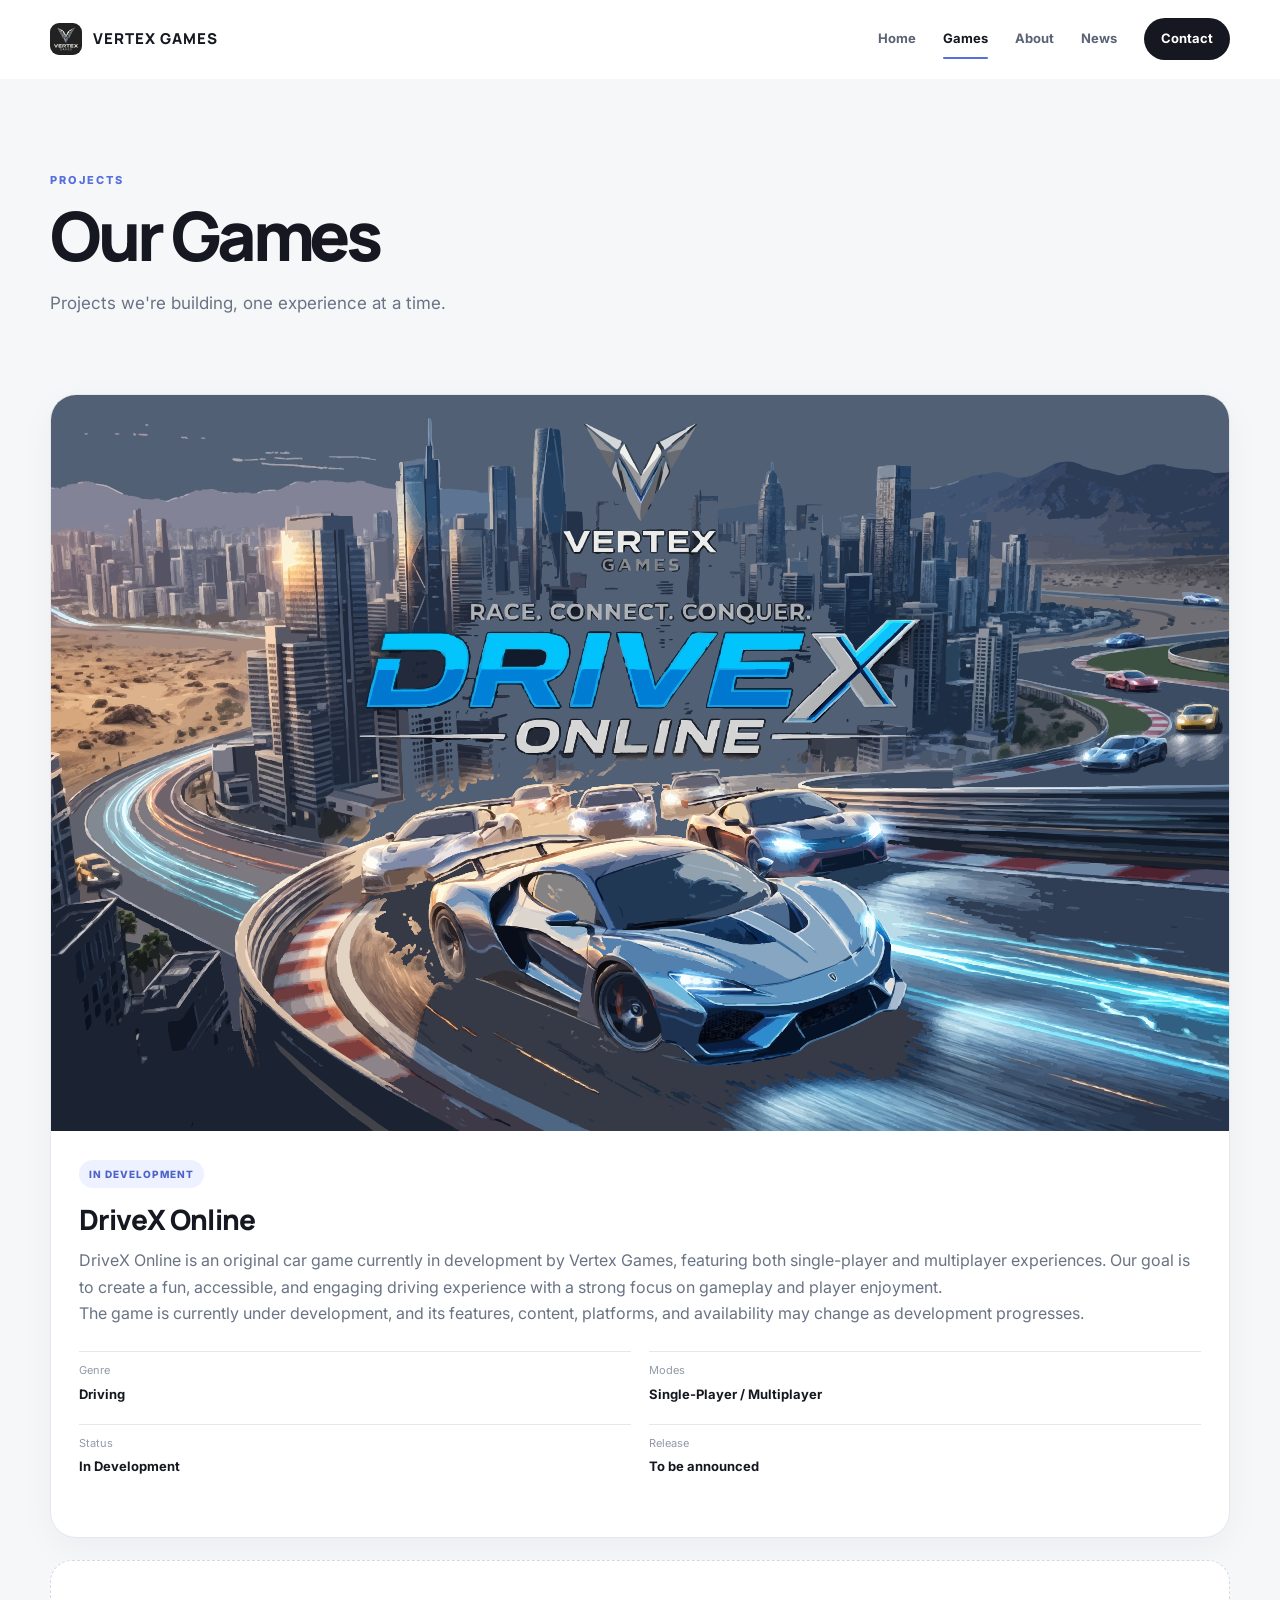
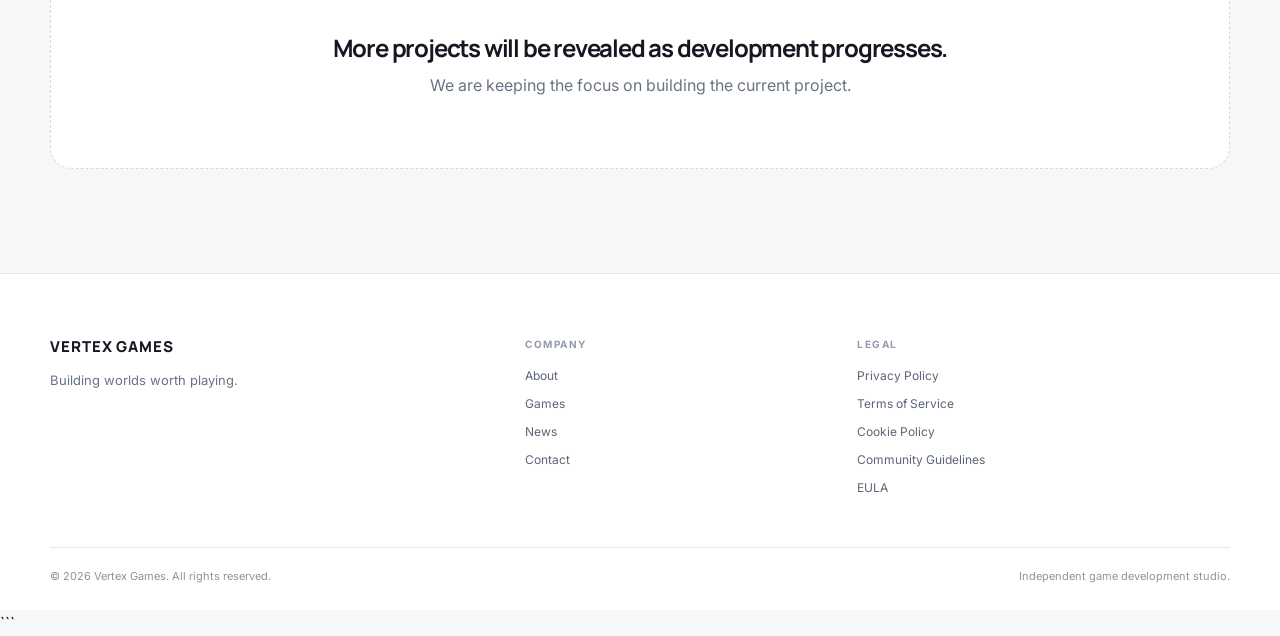
<file: games.html>
<!doctype html>
<html lang="en">

<head>
    <meta charset="utf-8">
    <meta name="viewport" content="width=device-width,initial-scale=1">
    <title>Our Games | Vertex Games</title>
    <meta name="description"
        content="Explore DriveX Online, an original car game currently in development by Vertex Games.">
    <meta name="theme-color" content="#f6f7f9">
    <meta property="og:title" content="Our Games | Vertex Games">
    <meta property="og:description"
        content="Explore DriveX Online, an original car game currently in development by Vertex Games.">
    <meta property="og:type" content="website">
    <link rel="canonical" href="[WEBSITE URL]">
    <link rel="icon" href="/favicon.ico" type="image/x-icon">

    <link rel="stylesheet" href="css/style.css">
</head>

<header class="header">
    <div class="container nav">
        <a class="brand" href="index.html" aria-label="Vertex Games home">
            <img src="images/logo.svg" alt="Vertex Games logo">
            <span>VERTEX GAMES</span>
        </a>

        <button class="menubtn" aria-label="Toggle navigation" aria-expanded="false"
            aria-controls="site-nav">
            <span></span><span></span><span></span>
        </button>

        <nav id="site-nav" class="navlinks" aria-label="Primary">
            <a data-page="index.html" href="index.html">Home</a>
            <a data-page="games.html" href="games.html">Games</a>
            <a data-page="about.html" href="about.html">About</a>
            <a data-page="news.html" href="news.html">News</a>
            <a data-page="contact.html" class="navbtn" href="contact.html">Contact</a>
        </nav>
    </div>
</header>

<main>
    <section class="page-hero">
        <div class="container reveal">
            <div class="section-label">PROJECTS</div>
            <h1>Our Games</h1>
            <p>Projects we're building, one experience at a time.</p>
        </div>
    </section>

    <section class="section" style="padding-top:25px">
        <div class="container">

            <article class="game-card reveal">
                <img src="images/Games/DriveXOnline.svg"
                    alt="DriveX Online game artwork"
                    loading="lazy">

                <div class="game-content">
                    <span class="tag">IN DEVELOPMENT</span>

                    <h2>DriveX Online</h2>

                    <p>
                        DriveX Online is an original car game currently in development by
                        Vertex Games, featuring both single-player and multiplayer experiences.
                        Our goal is to create a fun, accessible, and engaging driving experience
                        with a strong focus on gameplay and player enjoyment.
                    </p>

                    <p>
                        The game is currently under development, and its features, content,
                        platforms, and availability may change as development progresses.
                    </p>

                    <div class="facts" style="margin-top:25px">
                        <div class="fact">
                            <span>Genre</span>
                            <strong>Driving</strong>
                        </div>

                        <div class="fact">
                            <span>Modes</span>
                            <strong>Single-Player / Multiplayer</strong>
                        </div>

                        <div class="fact">
                            <span>Status</span>
                            <strong>In Development</strong>
                        </div>

                        <div class="fact">
                            <span>Release</span>
                            <strong>To be announced</strong>
                        </div>
                    </div>
                </div>
            </article>

            <div class="empty reveal">
                <h2>More projects will be revealed as development progresses.</h2>
                <p>We are keeping the focus on building the current project.</p>
            </div>

        </div>
    </section>
</main>

<footer class="footer">
    <div class="container">
        <div class="footer-grid">
            <div>
                <div class="footer-brand">VERTEX GAMES</div>
                <p class="footer-copy">Building worlds worth playing.</p>
            </div>

            <div>
                <h4>COMPANY</h4>
                <a href="about.html">About</a>
                <a href="games.html">Games</a>
                <a href="news.html">News</a>
                <a href="contact.html">Contact</a>
            </div>

            <div>
                <h4>LEGAL</h4>
                <a href="privacy.html">Privacy Policy</a>
                <a href="terms.html">Terms of Service</a>
                <a href="cookies.html">Cookie Policy</a>
                <a href="community-guidelines.html">Community Guidelines</a>
                <a href="eula.html">EULA</a>
            </div>
        </div>

        <div class="footer-bottom">
            <span>© <span data-year>2026</span> Vertex Games. All rights reserved.</span>
            <span>Independent game development studio.</span>
        </div>
    </div>
</footer>

<button class="top" aria-label="Back to top">↑</button>

<script src="js/script.js"></script>
</body>

</html>
```
</file>
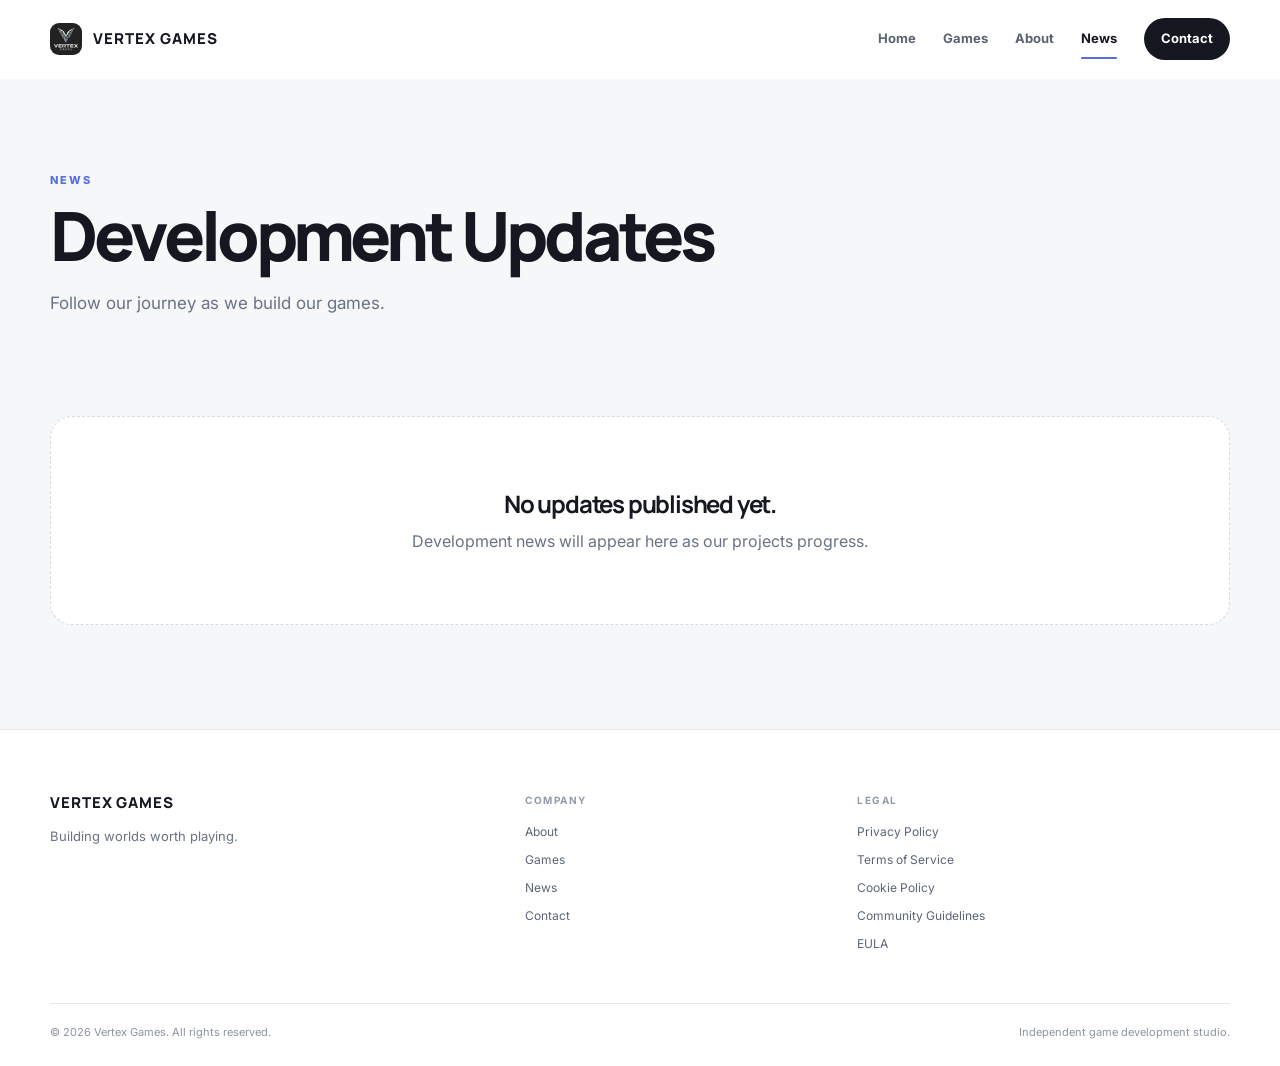
<file: news.html>
<!doctype html>
<html lang="en">

<head>
    <meta charset="utf-8">
    <meta name="viewport" content="width=device-width,initial-scale=1">
    <title>Development Updates | Vertex Games</title>
    <meta name="description" content="Development updates from Vertex Games.">
    <meta name="theme-color" content="#f6f7f9">
    <meta property="og:title" content="Development Updates | Vertex Games">
    <meta property="og:description" content="Development updates from Vertex Games.">
    <meta property="og:type" content="website">
    <link rel="canonical" href="[WEBSITE URL]">
    <link rel="icon" href="/favicon.ico" type="image/x-icon">

    <link rel="stylesheet" href="css/style.css">
</head>
<header class="header">
    <div class="container nav"><a class="brand" href="index.html" aria-label="Vertex Games home"><img
                src="images/logo.svg" alt="Vertex Games logo"><span>VERTEX GAMES</span></a><button class="menubtn"
            aria-label="Toggle navigation" aria-expanded="false"
            aria-controls="site-nav"><span></span><span></span><span></span></button>
        <nav id="site-nav" class="navlinks" aria-label="Primary"><a data-page="index.html" href="index.html">Home</a><a
                data-page="games.html" href="games.html">Games</a><a data-page="about.html"
                href="about.html">About</a><a data-page="news.html" href="news.html">News</a><a data-page="contact.html"
                class="navbtn" href="contact.html">Contact</a></nav>
    </div>
</header>
<main>
    <section class="page-hero">
        <div class="container reveal">
            <div class="section-label">NEWS</div>
            <h1>Development Updates</h1>
            <p>Follow our journey as we build our games.</p>
        </div>
    </section>
    <section class="section" style="padding-top:25px">
        <div class="container">
            <div class="empty reveal">
                <h2>No updates published yet.</h2>
                <p>Development news will appear here as our projects progress.</p>
            </div>
        </div>
    </section>
</main>
<footer class="footer">
    <div class="container">
        <div class="footer-grid">
            <div>
                <div class="footer-brand">VERTEX GAMES</div>
                <p class="footer-copy">Building worlds worth playing.</p>
            </div>
            <div>
                <h4>COMPANY</h4><a href="about.html">About</a><a href="games.html">Games</a><a
                    href="news.html">News</a><a href="contact.html">Contact</a>
            </div>
            <div>
                <h4>LEGAL</h4><a href="privacy.html">Privacy Policy</a><a href="terms.html">Terms of Service</a><a
                    href="cookies.html">Cookie Policy</a><a href="community-guidelines.html">Community Guidelines</a><a
                    href="eula.html">EULA</a>
            </div>
        </div>
        <div class="footer-bottom"><span>© <span data-year>2026</span> Vertex Games. All rights
                reserved.</span><span>Independent game development studio.</span></div>
    </div>
</footer><button class="top" aria-label="Back to top">↑</button>
<script src="js/script.js"></script>
</body>

</html>
</file>
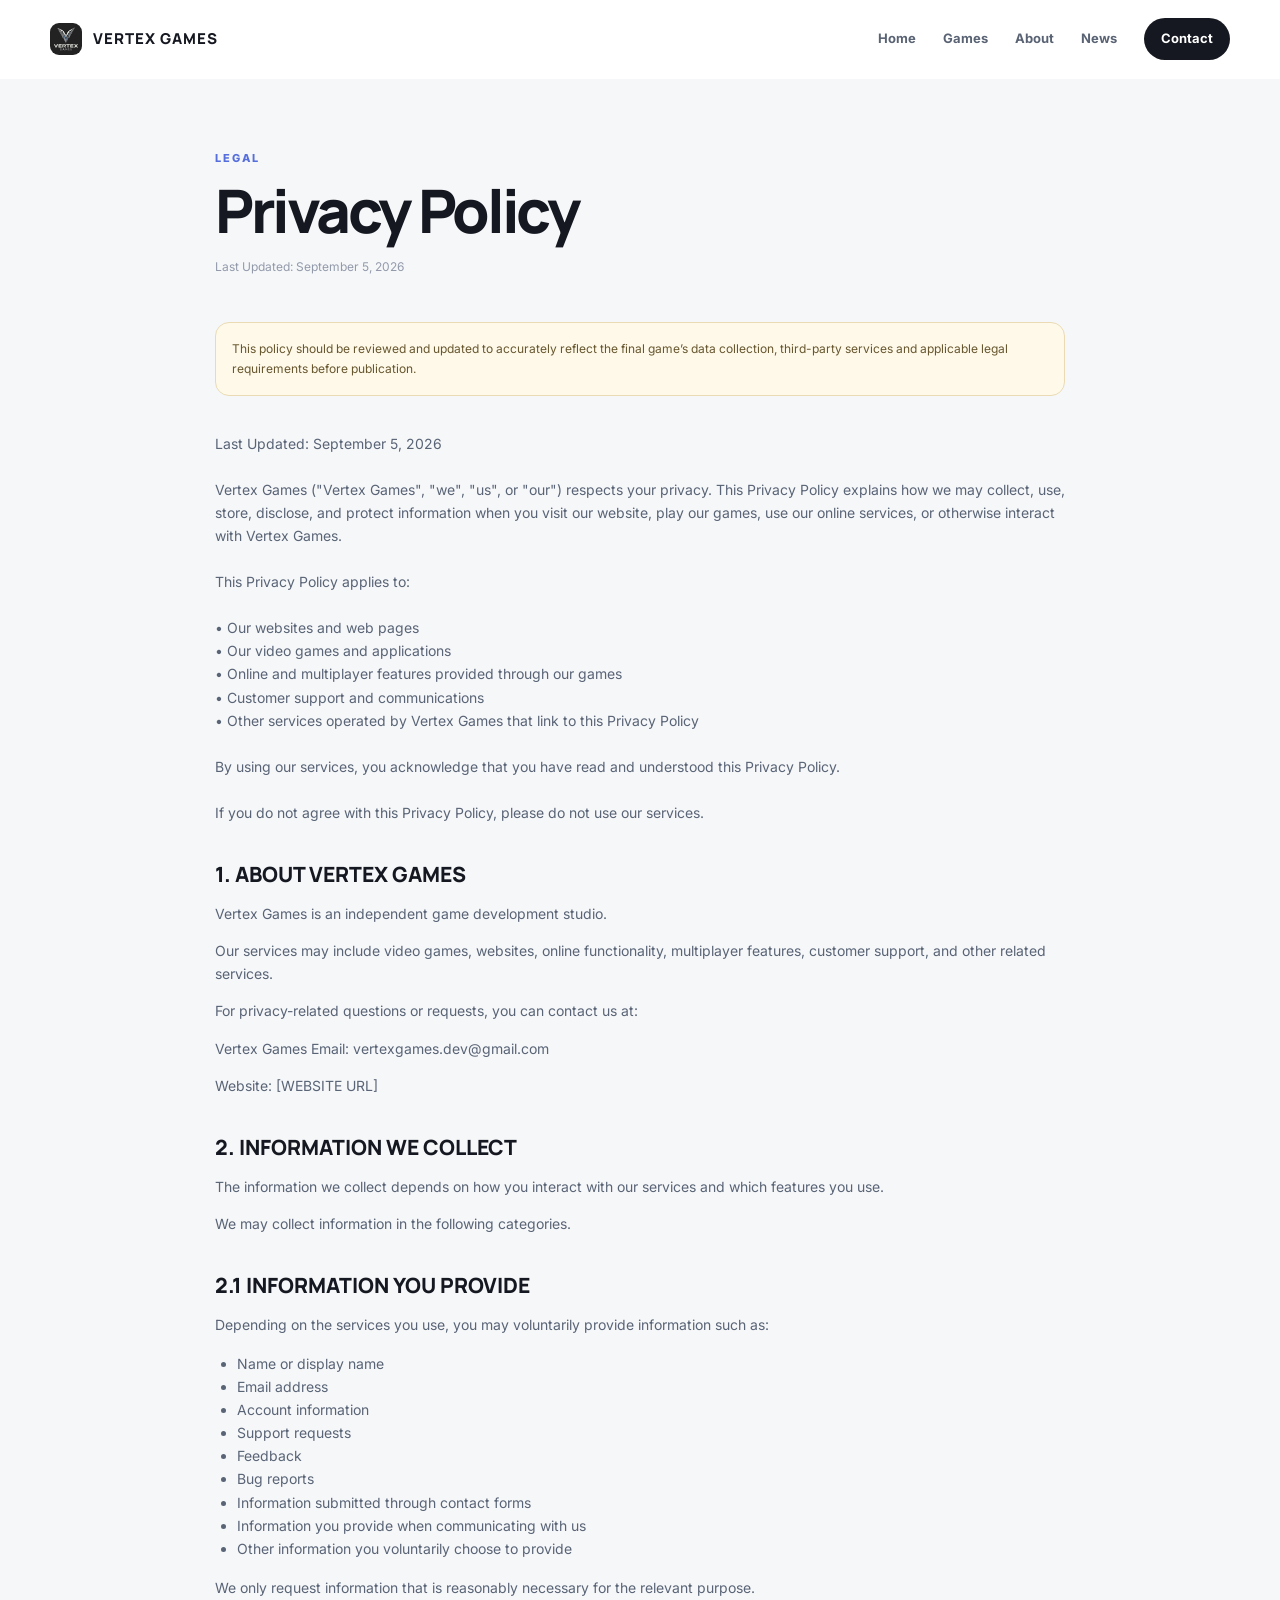
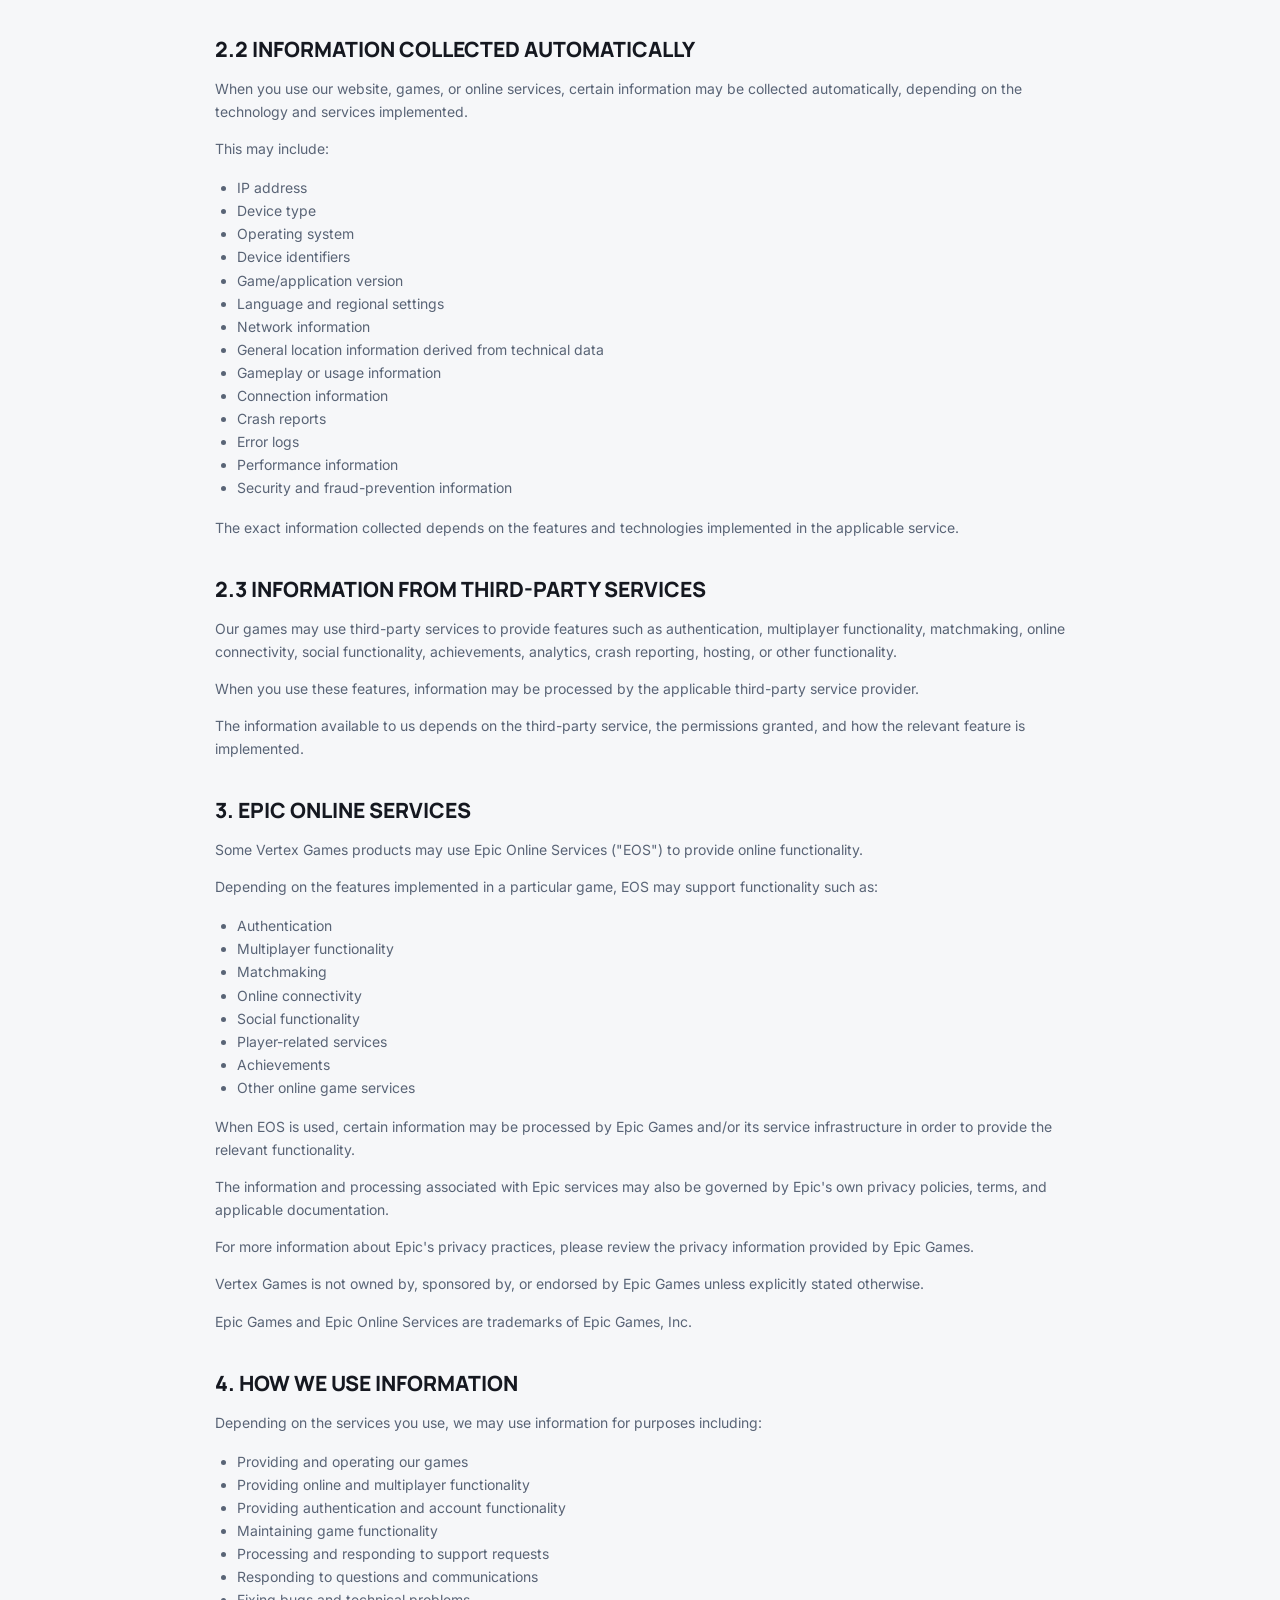
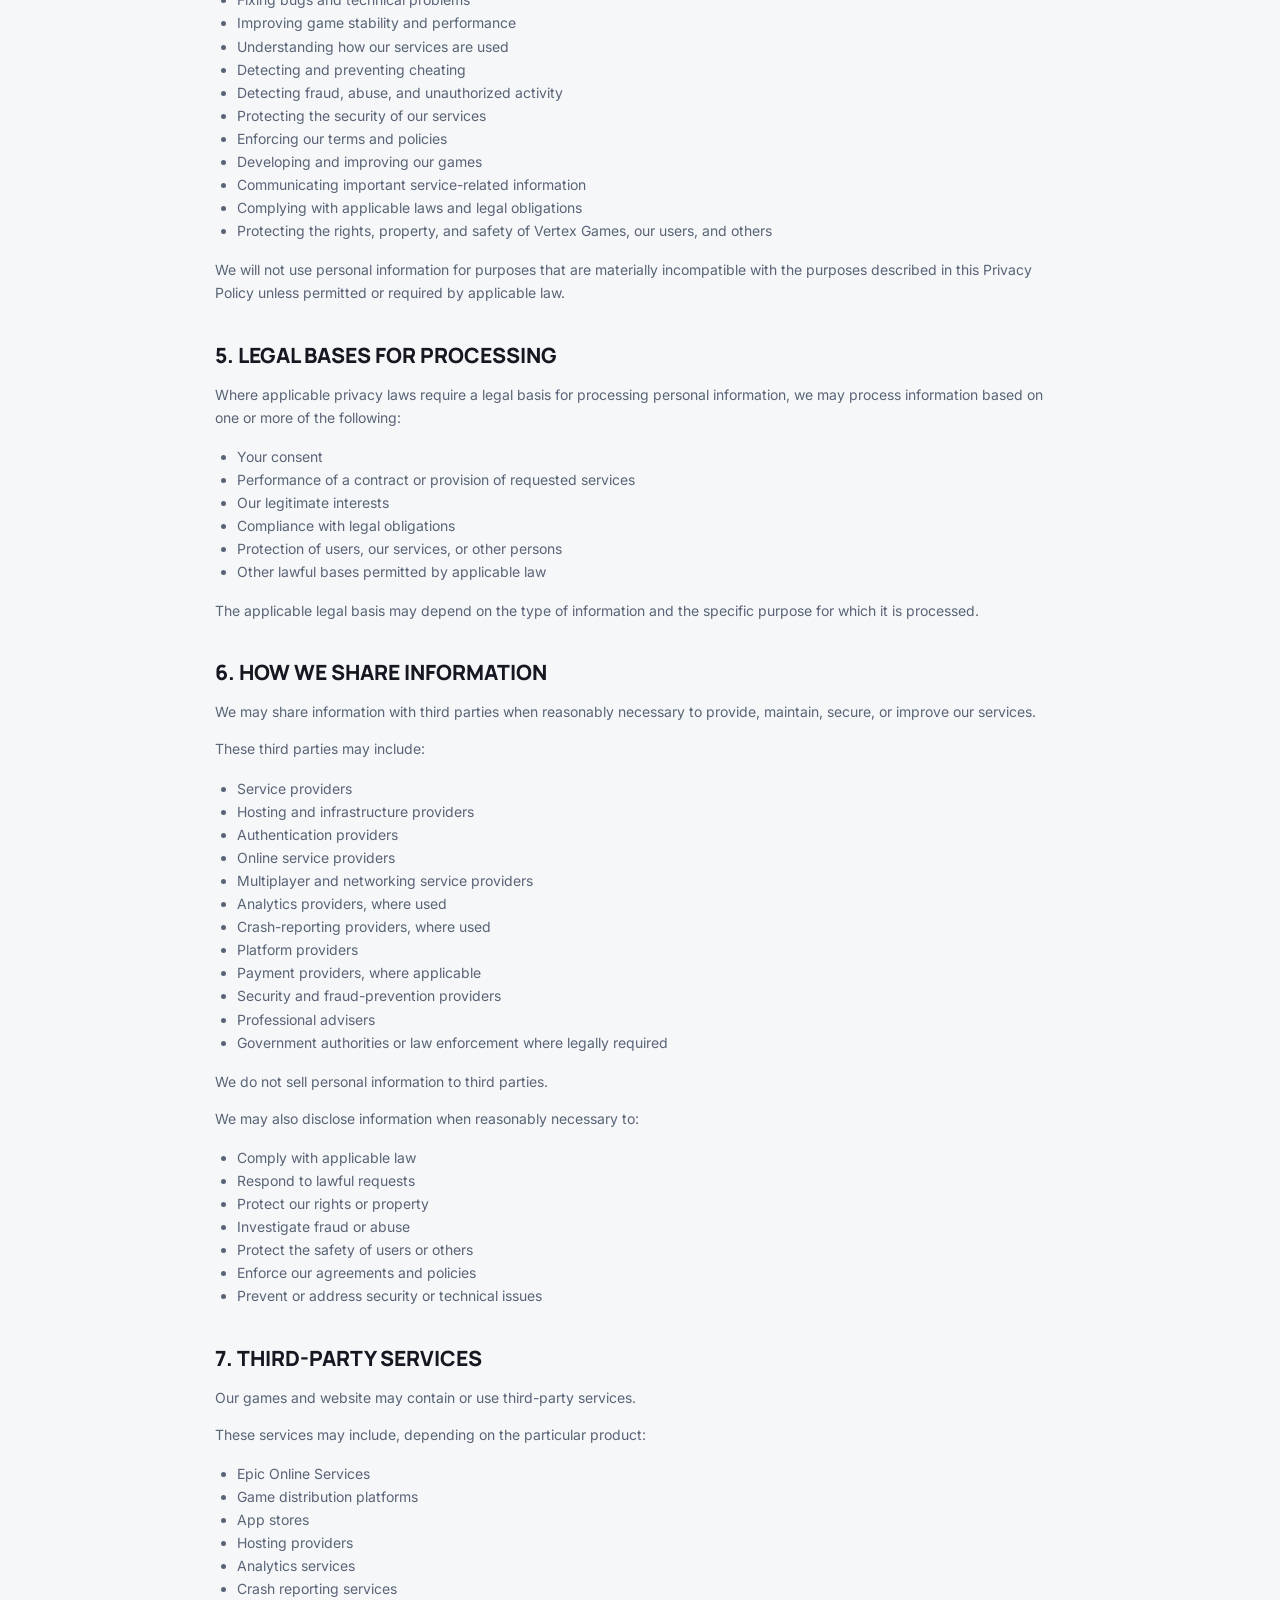
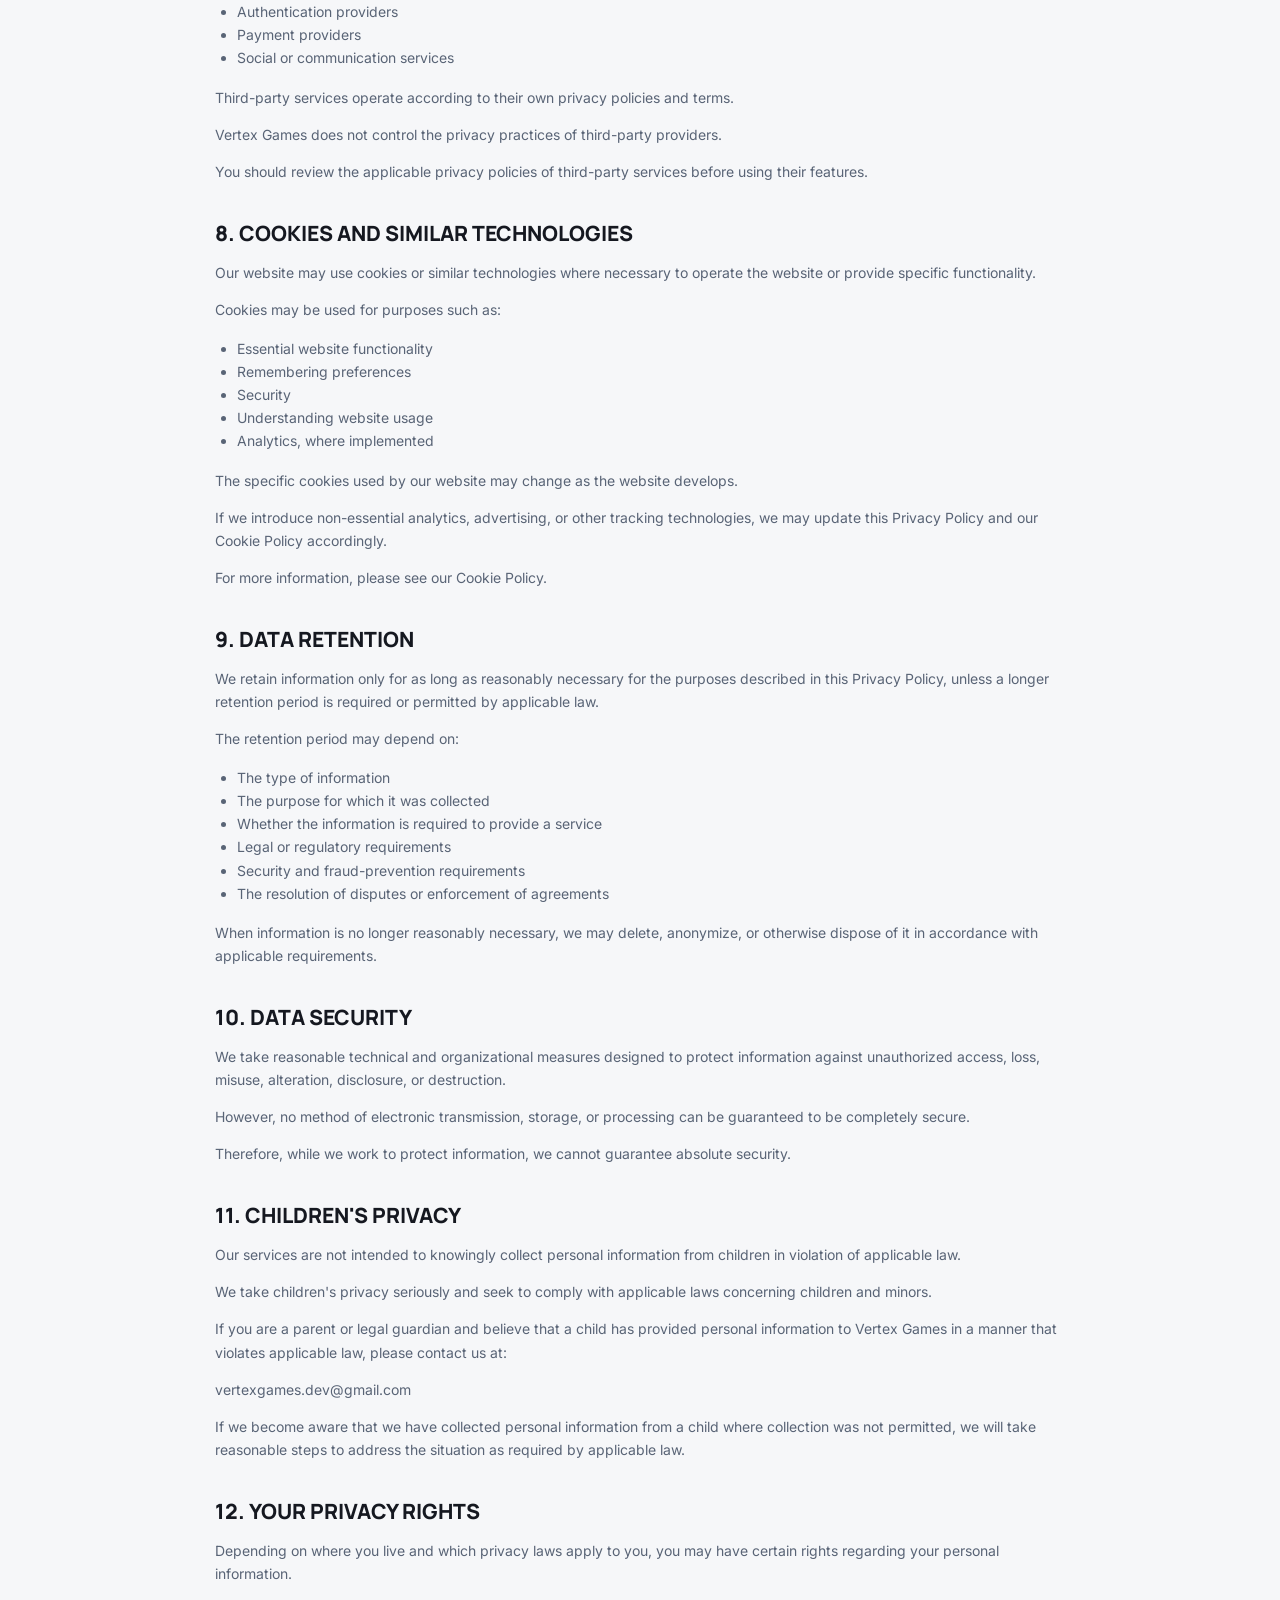
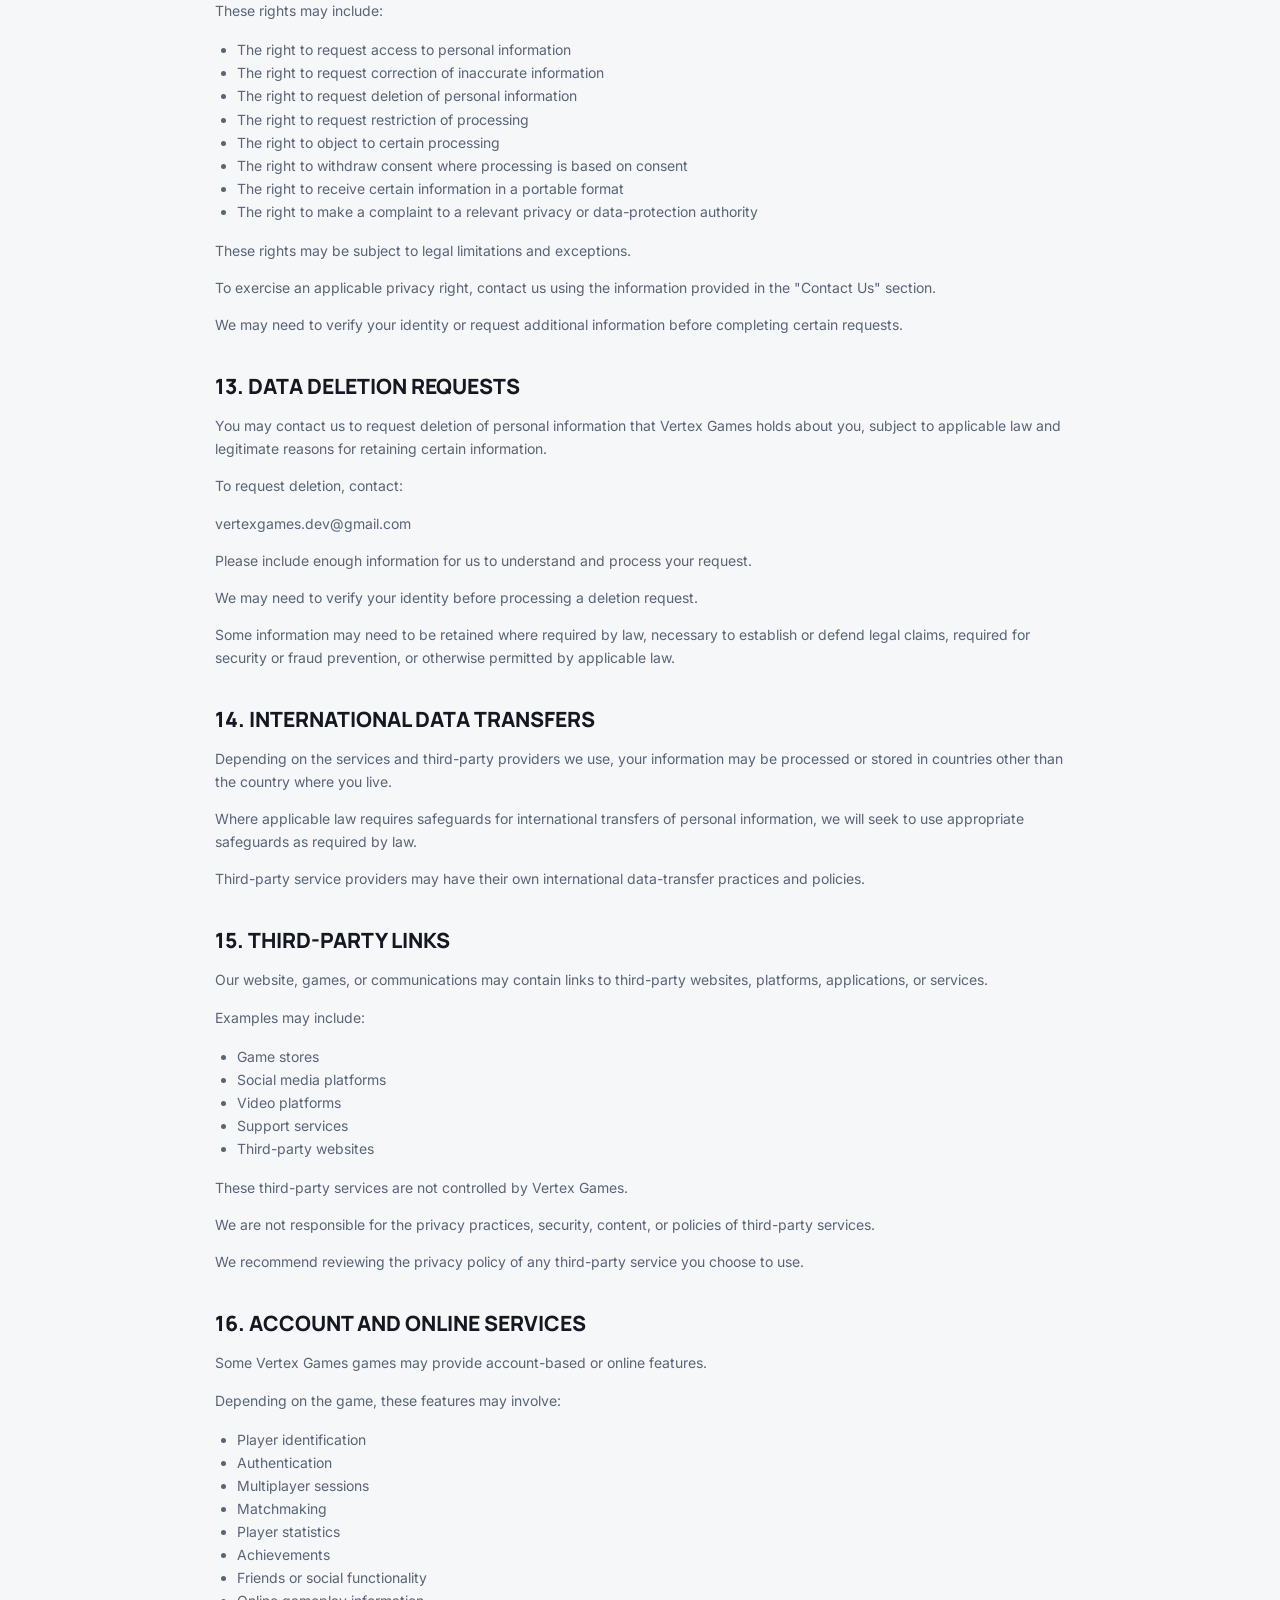
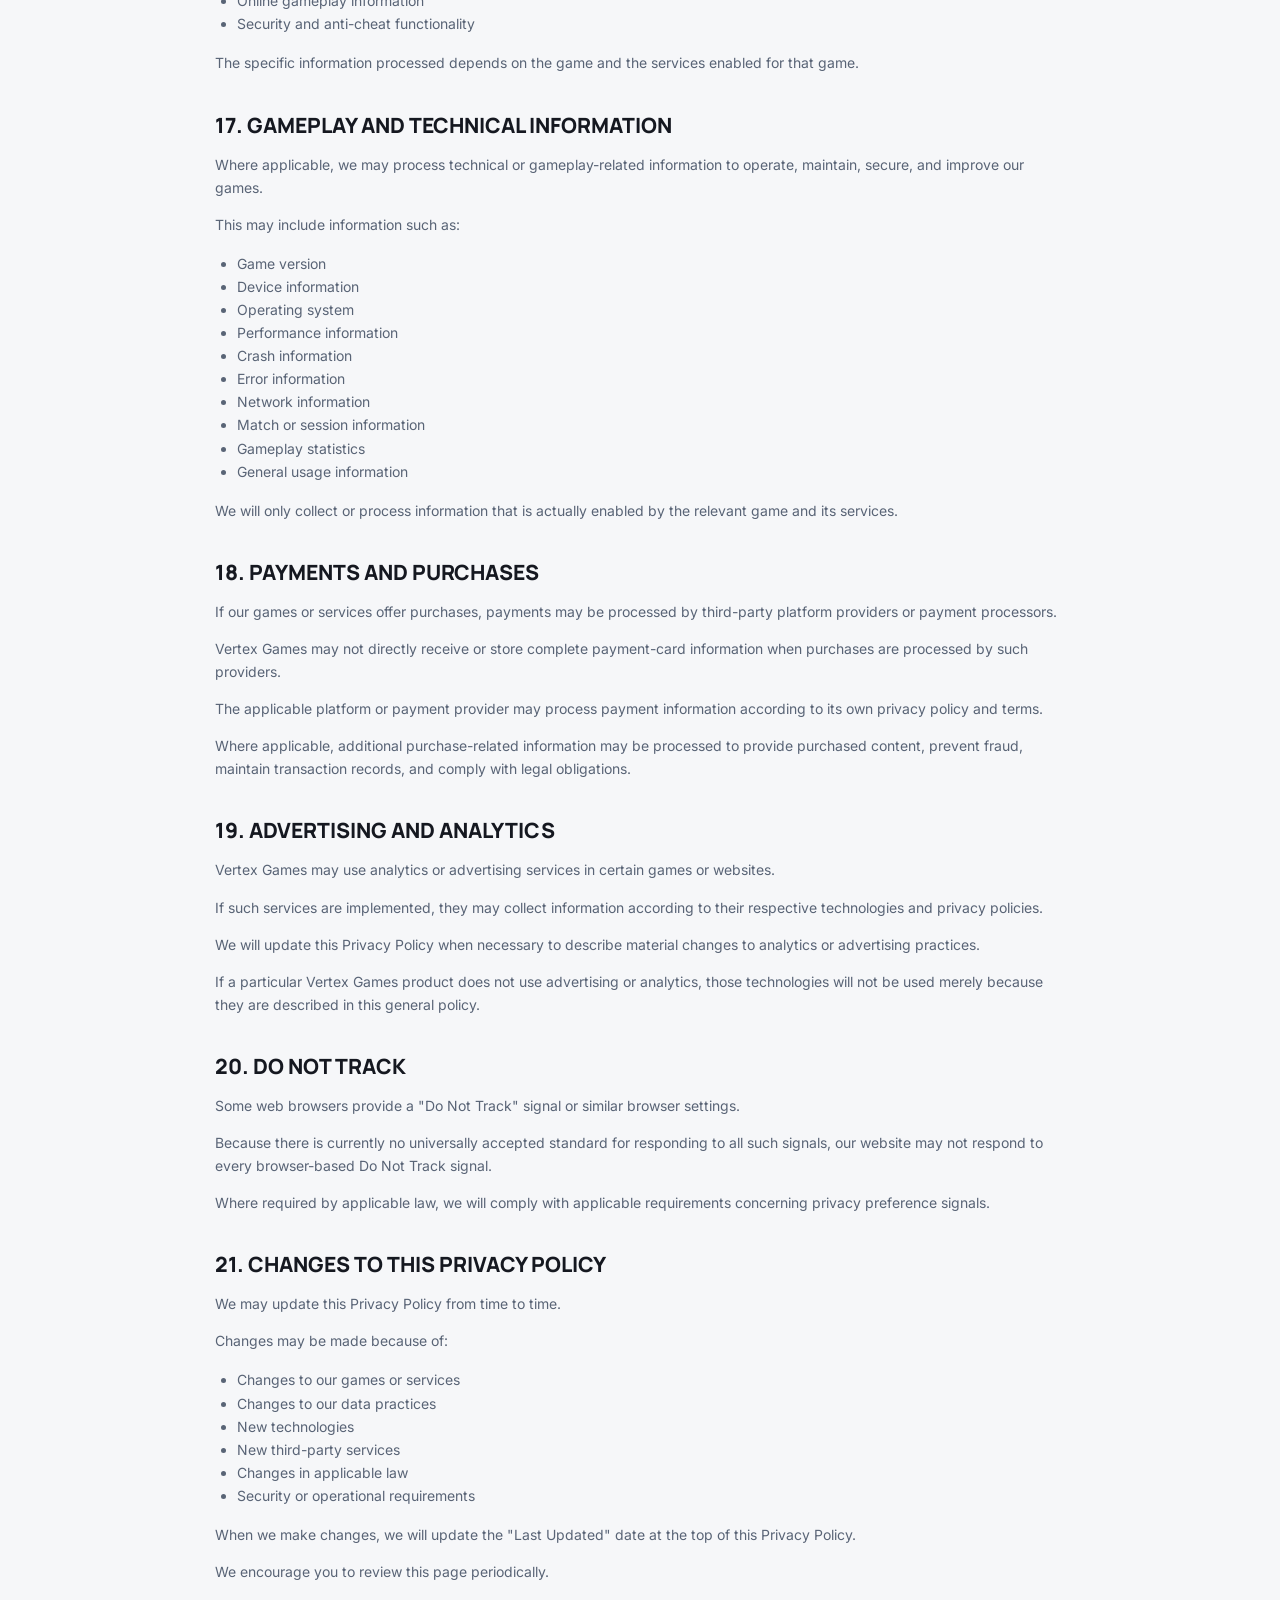
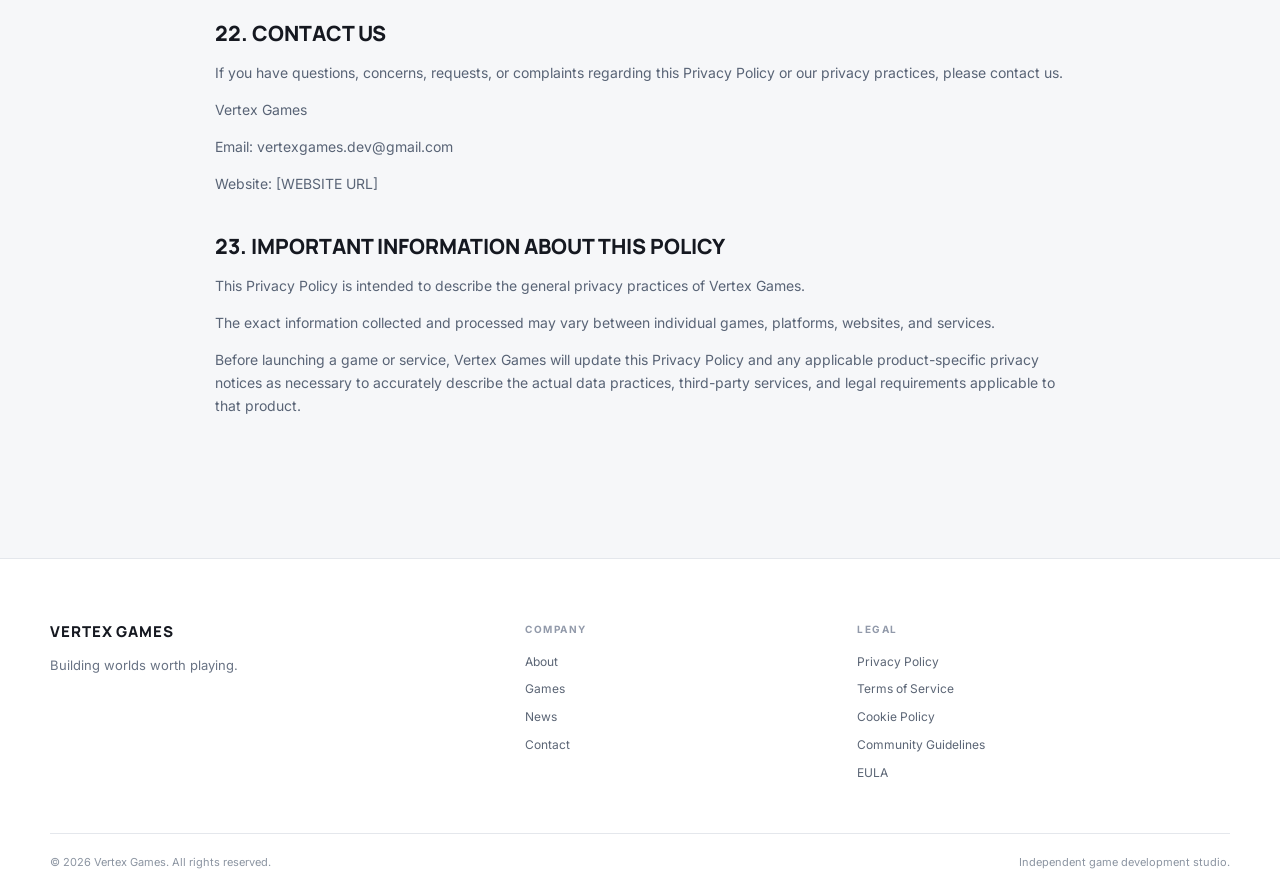
<file: privacy.html>
<!doctype html>
<html lang="en">

<head>
    <meta charset="utf-8">
    <meta name="viewport" content="width=device-width,initial-scale=1">
    <title>Privacy Policy | Vertex Games</title>
    <meta name="description" content="Privacy Policy for Vertex Games.">
    <meta name="theme-color" content="#f6f7f9">
    <meta property="og:title" content="Privacy Policy | Vertex Games">
    <meta property="og:description" content="Privacy Policy for Vertex Games.">
    <meta property="og:type" content="website">
    <link rel="canonical" href="[WEBSITE URL]/privacy.html">
    <link rel="icon" href="/favicon.ico" type="image/x-icon">

    <link rel="stylesheet" href="css/style.css">
</head>

<body>
    <header class="header">
        <div class="container nav"><a class="brand" href="index.html" aria-label="Vertex Games home"><img
                    src="images/logo.svg" alt="Vertex Games logo"><span>VERTEX GAMES</span></a><button class="menubtn"
                aria-label="Toggle navigation" aria-expanded="false"
                aria-controls="site-nav"><span></span><span></span><span></span></button>
            <nav id="site-nav" class="navlinks" aria-label="Primary"><a data-page="index.html"
                    href="index.html">Home</a><a data-page="games.html" href="games.html">Games</a><a
                    data-page="about.html" href="about.html">About</a><a data-page="news.html"
                    href="news.html">News</a><a data-page="contact.html" class="navbtn" href="contact.html">Contact</a>
            </nav>
        </div>
    </header>
    <main class="legal">
        <div class="container legal-main">
            <div class="section-label">LEGAL</div>
            <h1>Privacy Policy</h1>
            <div class="legal-updated">Last Updated: September 5, 2026</div>
            <div class="notice">This policy should be reviewed and updated to accurately reflect the final game’s data
                collection, third-party services and applicable legal requirements before publication.</div>
            <section>
                <p>Last Updated: September 5, 2026<br><br>Vertex Games ("Vertex Games", "we", "us", or "our") respects
                    your privacy. This Privacy Policy explains how we may collect, use, store, disclose, and protect
                    information when you visit our website, play our games, use our online services, or otherwise
                    interact with Vertex Games.<br><br>This Privacy Policy applies to:<br><br>• Our websites and web
                    pages<br>• Our video games and applications<br>• Online and multiplayer features provided through
                    our games<br>• Customer support and communications<br>• Other services operated by Vertex Games that
                    link to this Privacy Policy<br><br>By using our services, you acknowledge that you have read and
                    understood this Privacy Policy.<br><br>If you do not agree with this Privacy Policy, please do not
                    use our services.</p>
            </section>
            <section>
                <h2>1. ABOUT VERTEX GAMES</h2>
                <p>Vertex Games is an independent game development studio.</p>
                <p>Our services may include video games, websites, online functionality, multiplayer features, customer
                    support, and other related services.</p>
                <p>For privacy-related questions or requests, you can contact us at:</p>
                <p>Vertex Games Email: vertexgames.dev@gmail.com</p>
                <p>Website: [WEBSITE URL]</p>
            </section>
            <section>
                <h2>2. INFORMATION WE COLLECT</h2>
                <p>The information we collect depends on how you interact with our services and which features you use.
                </p>
                <p>We may collect information in the following categories.</p>
            </section>
            <section>
                <h2>2.1 INFORMATION YOU PROVIDE</h2>
                <p>Depending on the services you use, you may voluntarily provide information such as:</p>
                <ul>
                    <li>Name or display name</li>
                    <li>Email address</li>
                    <li>Account information</li>
                    <li>Support requests</li>
                    <li>Feedback</li>
                    <li>Bug reports</li>
                    <li>Information submitted through contact forms</li>
                    <li>Information you provide when communicating with us</li>
                    <li>Other information you voluntarily choose to provide</li>
                </ul>
                <p>We only request information that is reasonably necessary for the relevant purpose.</p>
            </section>
            <section>
                <h2>2.2 INFORMATION COLLECTED AUTOMATICALLY</h2>
                <p>When you use our website, games, or online services, certain information may be collected
                    automatically, depending on the technology and services implemented.</p>
                <p>This may include:</p>
                <ul>
                    <li>IP address</li>
                    <li>Device type</li>
                    <li>Operating system</li>
                    <li>Device identifiers</li>
                    <li>Game/application version</li>
                    <li>Language and regional settings</li>
                    <li>Network information</li>
                    <li>General location information derived from technical data</li>
                    <li>Gameplay or usage information</li>
                    <li>Connection information</li>
                    <li>Crash reports</li>
                    <li>Error logs</li>
                    <li>Performance information</li>
                    <li>Security and fraud-prevention information</li>
                </ul>
                <p>The exact information collected depends on the features and technologies implemented in the
                    applicable service.</p>
            </section>
            <section>
                <h2>2.3 INFORMATION FROM THIRD-PARTY SERVICES</h2>
                <p>Our games may use third-party services to provide features such as authentication, multiplayer
                    functionality, matchmaking, online connectivity, social functionality, achievements, analytics,
                    crash reporting, hosting, or other functionality.</p>
                <p>When you use these features, information may be processed by the applicable third-party service
                    provider.</p>
                <p>The information available to us depends on the third-party service, the permissions granted, and how
                    the relevant feature is implemented.</p>
            </section>
            <section>
                <h2>3. EPIC ONLINE SERVICES</h2>
                <p>Some Vertex Games products may use Epic Online Services ("EOS") to provide online functionality.</p>
                <p>Depending on the features implemented in a particular game, EOS may support functionality such as:
                </p>
                <ul>
                    <li>Authentication</li>
                    <li>Multiplayer functionality</li>
                    <li>Matchmaking</li>
                    <li>Online connectivity</li>
                    <li>Social functionality</li>
                    <li>Player-related services</li>
                    <li>Achievements</li>
                    <li>Other online game services</li>
                </ul>
                <p>When EOS is used, certain information may be processed by Epic Games and/or its service
                    infrastructure in order to provide the relevant functionality.</p>
                <p>The information and processing associated with Epic services may also be governed by Epic's own
                    privacy policies, terms, and applicable documentation.</p>
                <p>For more information about Epic's privacy practices, please review the privacy information provided
                    by Epic Games.</p>
                <p>Vertex Games is not owned by, sponsored by, or endorsed by Epic Games unless explicitly stated
                    otherwise.</p>
                <p>Epic Games and Epic Online Services are trademarks of Epic Games, Inc.</p>
            </section>
            <section>
                <h2>4. HOW WE USE INFORMATION</h2>
                <p>Depending on the services you use, we may use information for purposes including:</p>
                <ul>
                    <li>Providing and operating our games</li>
                    <li>Providing online and multiplayer functionality</li>
                    <li>Providing authentication and account functionality</li>
                    <li>Maintaining game functionality</li>
                    <li>Processing and responding to support requests</li>
                    <li>Responding to questions and communications</li>
                    <li>Fixing bugs and technical problems</li>
                    <li>Improving game stability and performance</li>
                    <li>Understanding how our services are used</li>
                    <li>Detecting and preventing cheating</li>
                    <li>Detecting fraud, abuse, and unauthorized activity</li>
                    <li>Protecting the security of our services</li>
                    <li>Enforcing our terms and policies</li>
                    <li>Developing and improving our games</li>
                    <li>Communicating important service-related information</li>
                    <li>Complying with applicable laws and legal obligations</li>
                    <li>Protecting the rights, property, and safety of Vertex Games, our users, and others</li>
                </ul>
                <p>We will not use personal information for purposes that are materially incompatible with the purposes
                    described in this Privacy Policy unless permitted or required by applicable law.</p>
            </section>
            <section>
                <h2>5. LEGAL BASES FOR PROCESSING</h2>
                <p>Where applicable privacy laws require a legal basis for processing personal information, we may
                    process information based on one or more of the following:</p>
                <ul>
                    <li>Your consent</li>
                    <li>Performance of a contract or provision of requested services</li>
                    <li>Our legitimate interests</li>
                    <li>Compliance with legal obligations</li>
                    <li>Protection of users, our services, or other persons</li>
                    <li>Other lawful bases permitted by applicable law</li>
                </ul>
                <p>The applicable legal basis may depend on the type of information and the specific purpose for which
                    it is processed.</p>
            </section>
            <section>
                <h2>6. HOW WE SHARE INFORMATION</h2>
                <p>We may share information with third parties when reasonably necessary to provide, maintain, secure,
                    or improve our services.</p>
                <p>These third parties may include:</p>
                <ul>
                    <li>Service providers</li>
                    <li>Hosting and infrastructure providers</li>
                    <li>Authentication providers</li>
                    <li>Online service providers</li>
                    <li>Multiplayer and networking service providers</li>
                    <li>Analytics providers, where used</li>
                    <li>Crash-reporting providers, where used</li>
                    <li>Platform providers</li>
                    <li>Payment providers, where applicable</li>
                    <li>Security and fraud-prevention providers</li>
                    <li>Professional advisers</li>
                    <li>Government authorities or law enforcement where legally required</li>
                </ul>
                <p>We do not sell personal information to third parties.</p>
                <p>We may also disclose information when reasonably necessary to:</p>
                <ul>
                    <li>Comply with applicable law</li>
                    <li>Respond to lawful requests</li>
                    <li>Protect our rights or property</li>
                    <li>Investigate fraud or abuse</li>
                    <li>Protect the safety of users or others</li>
                    <li>Enforce our agreements and policies</li>
                    <li>Prevent or address security or technical issues</li>
                </ul>
            </section>
            <section>
                <h2>7. THIRD-PARTY SERVICES</h2>
                <p>Our games and website may contain or use third-party services.</p>
                <p>These services may include, depending on the particular product:</p>
                <ul>
                    <li>Epic Online Services</li>
                    <li>Game distribution platforms</li>
                    <li>App stores</li>
                    <li>Hosting providers</li>
                    <li>Analytics services</li>
                    <li>Crash reporting services</li>
                    <li>Authentication providers</li>
                    <li>Payment providers</li>
                    <li>Social or communication services</li>
                </ul>
                <p>Third-party services operate according to their own privacy policies and terms.</p>
                <p>Vertex Games does not control the privacy practices of third-party providers.</p>
                <p>You should review the applicable privacy policies of third-party services before using their
                    features.</p>
            </section>
            <section>
                <h2>8. COOKIES AND SIMILAR TECHNOLOGIES</h2>
                <p>Our website may use cookies or similar technologies where necessary to operate the website or provide
                    specific functionality.</p>
                <p>Cookies may be used for purposes such as:</p>
                <ul>
                    <li>Essential website functionality</li>
                    <li>Remembering preferences</li>
                    <li>Security</li>
                    <li>Understanding website usage</li>
                    <li>Analytics, where implemented</li>
                </ul>
                <p>The specific cookies used by our website may change as the website develops.</p>
                <p>If we introduce non-essential analytics, advertising, or other tracking technologies, we may update
                    this Privacy Policy and our Cookie Policy accordingly.</p>
                <p>For more information, please see our Cookie Policy.</p>
            </section>
            <section>
                <h2>9. DATA RETENTION</h2>
                <p>We retain information only for as long as reasonably necessary for the purposes described in this
                    Privacy Policy, unless a longer retention period is required or permitted by applicable law.</p>
                <p>The retention period may depend on:</p>
                <ul>
                    <li>The type of information</li>
                    <li>The purpose for which it was collected</li>
                    <li>Whether the information is required to provide a service</li>
                    <li>Legal or regulatory requirements</li>
                    <li>Security and fraud-prevention requirements</li>
                    <li>The resolution of disputes or enforcement of agreements</li>
                </ul>
                <p>When information is no longer reasonably necessary, we may delete, anonymize, or otherwise dispose of
                    it in accordance with applicable requirements.</p>
            </section>
            <section>
                <h2>10. DATA SECURITY</h2>
                <p>We take reasonable technical and organizational measures designed to protect information against
                    unauthorized access, loss, misuse, alteration, disclosure, or destruction.</p>
                <p>However, no method of electronic transmission, storage, or processing can be guaranteed to be
                    completely secure.</p>
                <p>Therefore, while we work to protect information, we cannot guarantee absolute security.</p>
            </section>
            <section>
                <h2>11. CHILDREN'S PRIVACY</h2>
                <p>Our services are not intended to knowingly collect personal information from children in violation of
                    applicable law.</p>
                <p>We take children's privacy seriously and seek to comply with applicable laws concerning children and
                    minors.</p>
                <p>If you are a parent or legal guardian and believe that a child has provided personal information to
                    Vertex Games in a manner that violates applicable law, please contact us at:</p>
                <p>vertexgames.dev@gmail.com</p>
                <p>If we become aware that we have collected personal information from a child where collection was not
                    permitted, we will take reasonable steps to address the situation as required by applicable law.</p>
            </section>
            <section>
                <h2>12. YOUR PRIVACY RIGHTS</h2>
                <p>Depending on where you live and which privacy laws apply to you, you may have certain rights
                    regarding your personal information.</p>
                <p>These rights may include:</p>
                <ul>
                    <li>The right to request access to personal information</li>
                    <li>The right to request correction of inaccurate information</li>
                    <li>The right to request deletion of personal information</li>
                    <li>The right to request restriction of processing</li>
                    <li>The right to object to certain processing</li>
                    <li>The right to withdraw consent where processing is based on consent</li>
                    <li>The right to receive certain information in a portable format</li>
                    <li>The right to make a complaint to a relevant privacy or data-protection authority</li>
                </ul>
                <p>These rights may be subject to legal limitations and exceptions.</p>
                <p>To exercise an applicable privacy right, contact us using the information provided in the "Contact
                    Us" section.</p>
                <p>We may need to verify your identity or request additional information before completing certain
                    requests.</p>
            </section>
            <section>
                <h2>13. DATA DELETION REQUESTS</h2>
                <p>You may contact us to request deletion of personal information that Vertex Games holds about you,
                    subject to applicable law and legitimate reasons for retaining certain information.</p>
                <p>To request deletion, contact:</p>
                <p>vertexgames.dev@gmail.com</p>
                <p>Please include enough information for us to understand and process your request.</p>
                <p>We may need to verify your identity before processing a deletion request.</p>
                <p>Some information may need to be retained where required by law, necessary to establish or defend
                    legal claims, required for security or fraud prevention, or otherwise permitted by applicable law.
                </p>
            </section>
            <section>
                <h2>14. INTERNATIONAL DATA TRANSFERS</h2>
                <p>Depending on the services and third-party providers we use, your information may be processed or
                    stored in countries other than the country where you live.</p>
                <p>Where applicable law requires safeguards for international transfers of personal information, we will
                    seek to use appropriate safeguards as required by law.</p>
                <p>Third-party service providers may have their own international data-transfer practices and policies.
                </p>
            </section>
            <section>
                <h2>15. THIRD-PARTY LINKS</h2>
                <p>Our website, games, or communications may contain links to third-party websites, platforms,
                    applications, or services.</p>
                <p>Examples may include:</p>
                <ul>
                    <li>Game stores</li>
                    <li>Social media platforms</li>
                    <li>Video platforms</li>
                    <li>Support services</li>
                    <li>Third-party websites</li>
                </ul>
                <p>These third-party services are not controlled by Vertex Games.</p>
                <p>We are not responsible for the privacy practices, security, content, or policies of third-party
                    services.</p>
                <p>We recommend reviewing the privacy policy of any third-party service you choose to use.</p>
            </section>
            <section>
                <h2>16. ACCOUNT AND ONLINE SERVICES</h2>
                <p>Some Vertex Games games may provide account-based or online features.</p>
                <p>Depending on the game, these features may involve:</p>
                <ul>
                    <li>Player identification</li>
                    <li>Authentication</li>
                    <li>Multiplayer sessions</li>
                    <li>Matchmaking</li>
                    <li>Player statistics</li>
                    <li>Achievements</li>
                    <li>Friends or social functionality</li>
                    <li>Online gameplay information</li>
                    <li>Security and anti-cheat functionality</li>
                </ul>
                <p>The specific information processed depends on the game and the services enabled for that game.</p>
            </section>
            <section>
                <h2>17. GAMEPLAY AND TECHNICAL INFORMATION</h2>
                <p>Where applicable, we may process technical or gameplay-related information to operate, maintain,
                    secure, and improve our games.</p>
                <p>This may include information such as:</p>
                <ul>
                    <li>Game version</li>
                    <li>Device information</li>
                    <li>Operating system</li>
                    <li>Performance information</li>
                    <li>Crash information</li>
                    <li>Error information</li>
                    <li>Network information</li>
                    <li>Match or session information</li>
                    <li>Gameplay statistics</li>
                    <li>General usage information</li>
                </ul>
                <p>We will only collect or process information that is actually enabled by the relevant game and its
                    services.</p>
            </section>
            <section>
                <h2>18. PAYMENTS AND PURCHASES</h2>
                <p>If our games or services offer purchases, payments may be processed by third-party platform providers
                    or payment processors.</p>
                <p>Vertex Games may not directly receive or store complete payment-card information when purchases are
                    processed by such providers.</p>
                <p>The applicable platform or payment provider may process payment information according to its own
                    privacy policy and terms.</p>
                <p>Where applicable, additional purchase-related information may be processed to provide purchased
                    content, prevent fraud, maintain transaction records, and comply with legal obligations.</p>
            </section>
            <section>
                <h2>19. ADVERTISING AND ANALYTICS</h2>
                <p>Vertex Games may use analytics or advertising services in certain games or websites.</p>
                <p>If such services are implemented, they may collect information according to their respective
                    technologies and privacy policies.</p>
                <p>We will update this Privacy Policy when necessary to describe material changes to analytics or
                    advertising practices.</p>
                <p>If a particular Vertex Games product does not use advertising or analytics, those technologies will
                    not be used merely because they are described in this general policy.</p>
            </section>
            <section>
                <h2>20. DO NOT TRACK</h2>
                <p>Some web browsers provide a "Do Not Track" signal or similar browser settings.</p>
                <p>Because there is currently no universally accepted standard for responding to all such signals, our
                    website may not respond to every browser-based Do Not Track signal.</p>
                <p>Where required by applicable law, we will comply with applicable requirements concerning privacy
                    preference signals.</p>
            </section>
            <section>
                <h2>21. CHANGES TO THIS PRIVACY POLICY</h2>
                <p>We may update this Privacy Policy from time to time.</p>
                <p>Changes may be made because of:</p>
                <ul>
                    <li>Changes to our games or services</li>
                    <li>Changes to our data practices</li>
                    <li>New technologies</li>
                    <li>New third-party services</li>
                    <li>Changes in applicable law</li>
                    <li>Security or operational requirements</li>
                </ul>
                <p>When we make changes, we will update the "Last Updated" date at the top of this Privacy Policy.</p>
                <p>We encourage you to review this page periodically.</p>
            </section>
            <section>
                <h2>22. CONTACT US</h2>
                <p>If you have questions, concerns, requests, or complaints regarding this Privacy Policy or our privacy
                    practices, please contact us.</p>
                <p>Vertex Games</p>
                <p>Email: vertexgames.dev@gmail.com</p>
                <p>Website: [WEBSITE URL]</p>
            </section>
            <section>
                <h2>23. IMPORTANT INFORMATION ABOUT THIS POLICY</h2>
                <p>This Privacy Policy is intended to describe the general privacy practices of Vertex Games.</p>
                <p>The exact information collected and processed may vary between individual games, platforms, websites,
                    and services.</p>
                <p>Before launching a game or service, Vertex Games will update this Privacy Policy and any applicable
                    product-specific privacy notices as necessary to accurately describe the actual data practices,
                    third-party services, and legal requirements applicable to that product.</p>
            </section>
        </div>
    </main>
    <footer class="footer">
        <div class="container">
            <div class="footer-grid">
                <div>
                    <div class="footer-brand">VERTEX GAMES</div>
                    <p class="footer-copy">Building worlds worth playing.</p>
                </div>
                <div>
                    <h4>COMPANY</h4><a href="about.html">About</a><a href="games.html">Games</a><a
                        href="news.html">News</a><a href="contact.html">Contact</a>
                </div>
                <div>
                    <h4>LEGAL</h4><a href="privacy.html">Privacy Policy</a><a href="terms.html">Terms of Service</a><a
                        href="cookies.html">Cookie Policy</a><a href="community-guidelines.html">Community
                        Guidelines</a><a href="eula.html">EULA</a>
                </div>
            </div>
            <div class="footer-bottom"><span>© <span data-year>2026</span> Vertex Games. All rights
                    reserved.</span><span>Independent game development studio.</span></div>
        </div>
    </footer><button class="top" aria-label="Back to top">↑</button>
    <script src="js/script.js"></script>
</body>

</html>
</file>
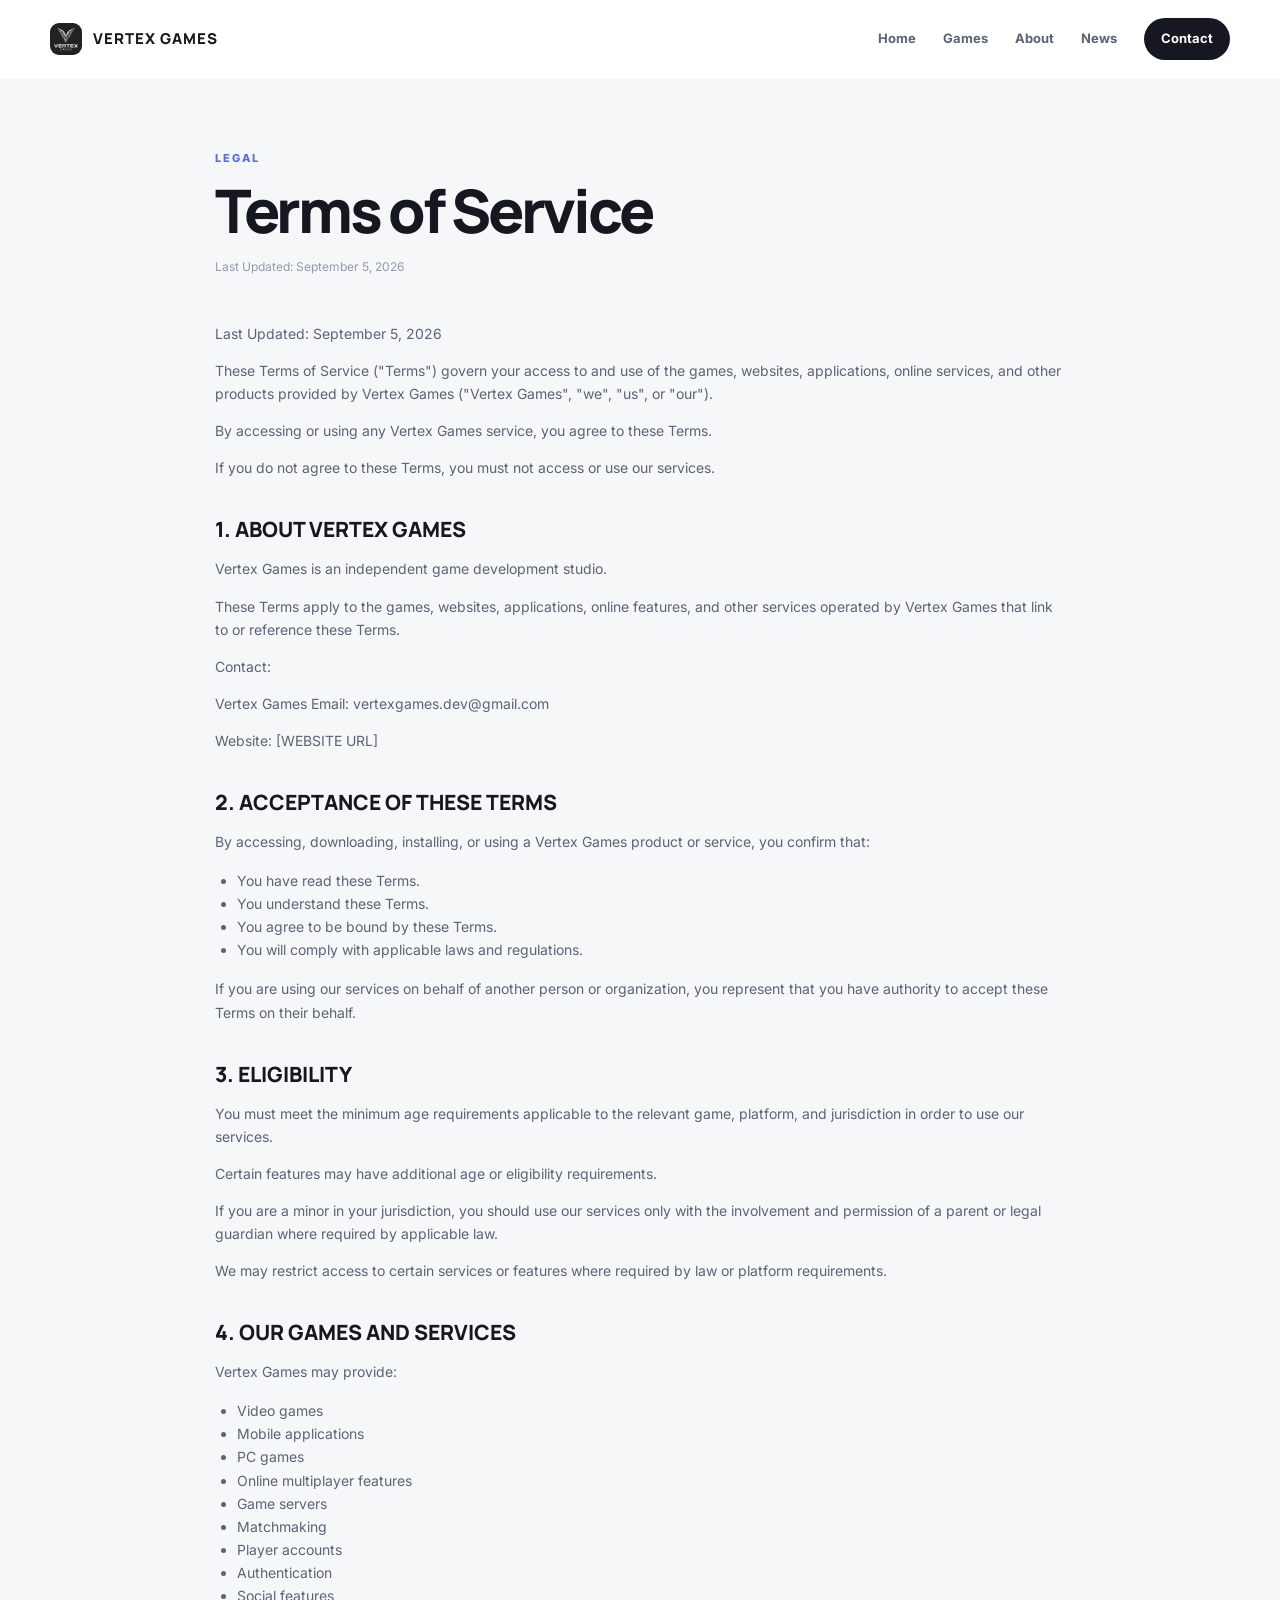
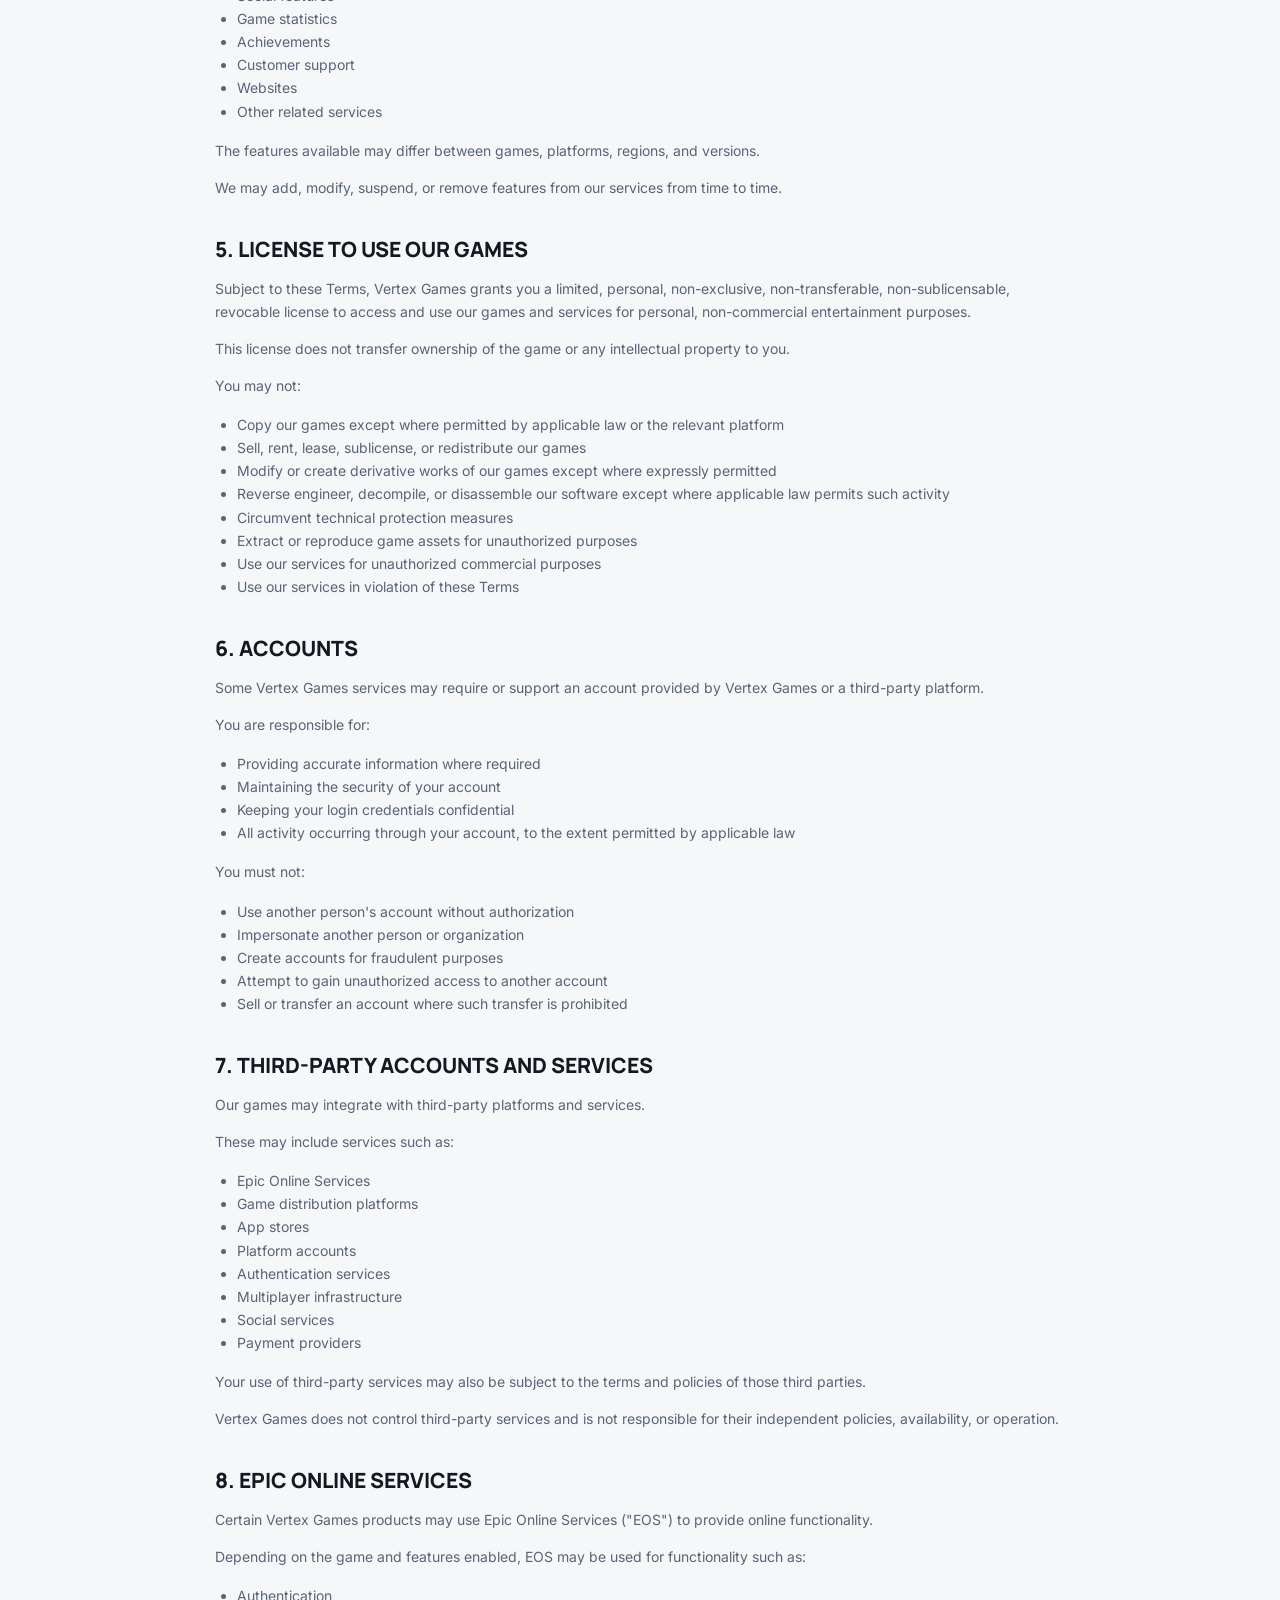
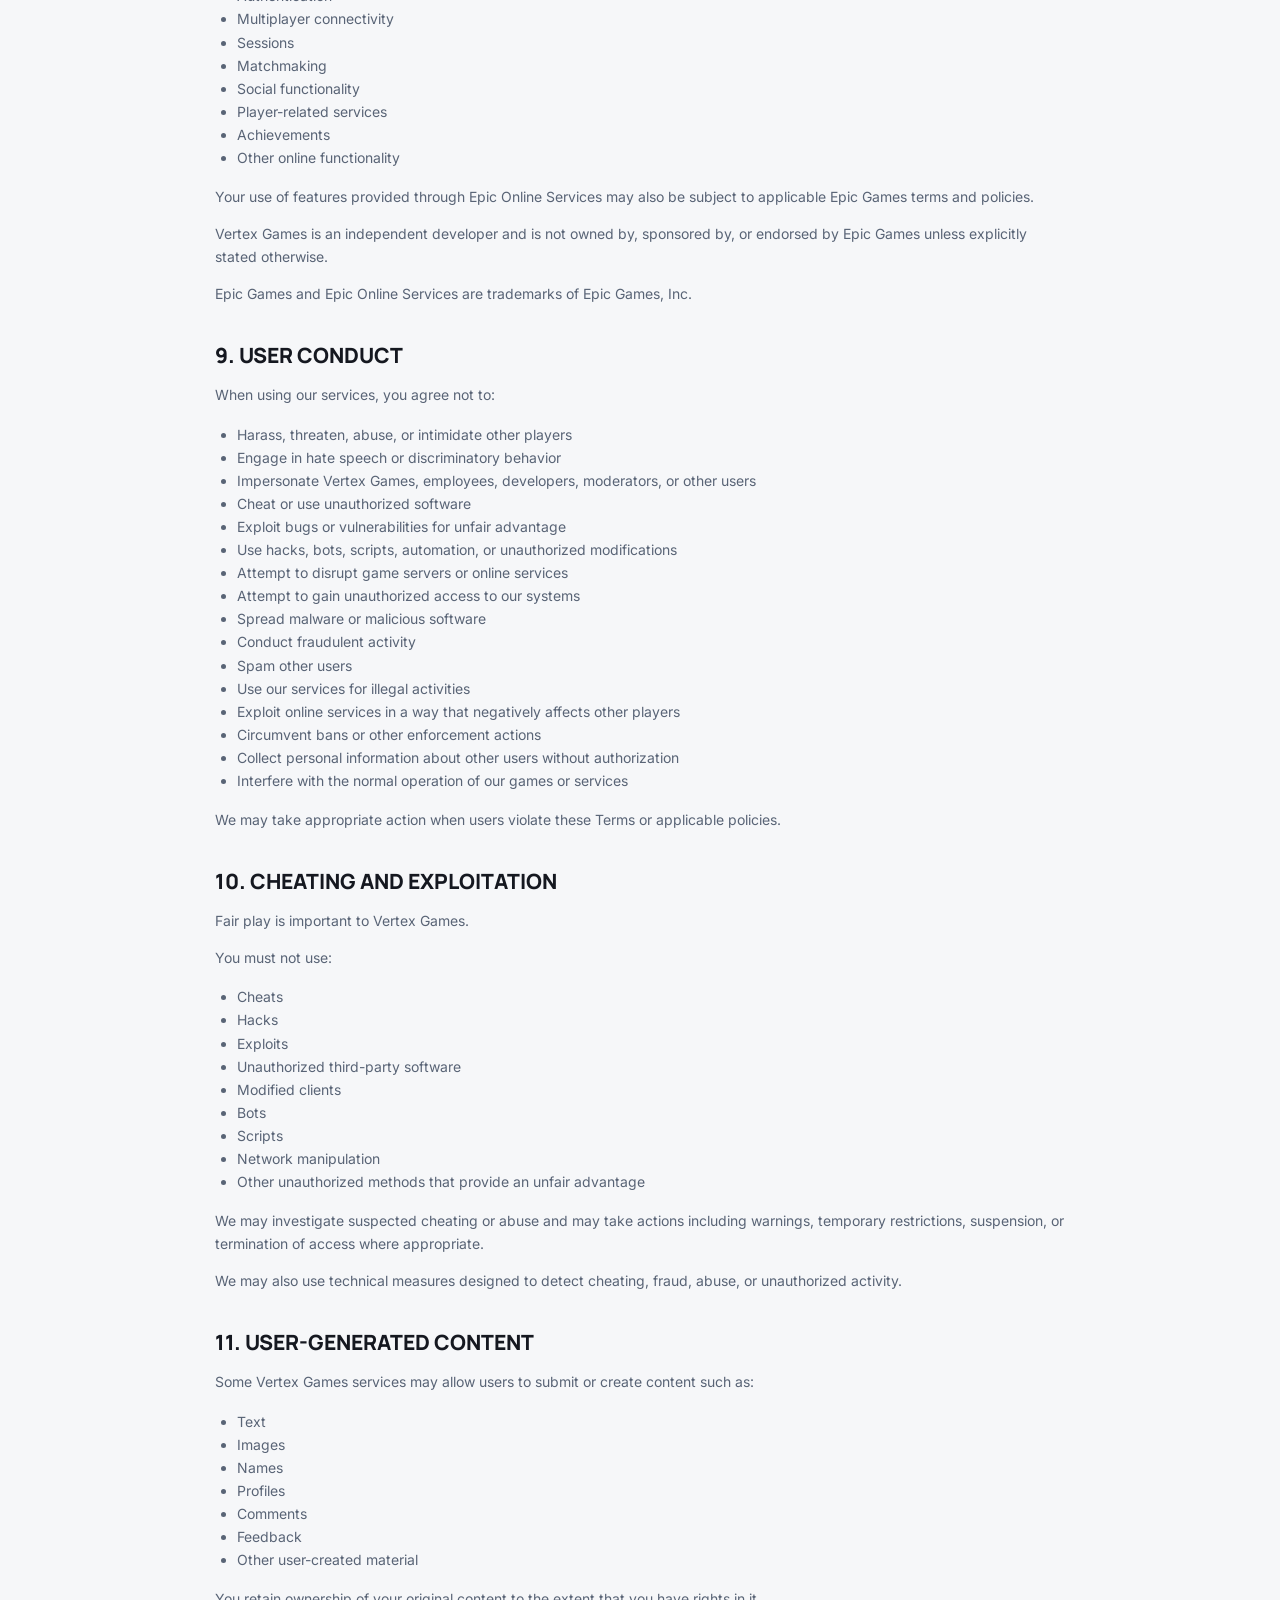
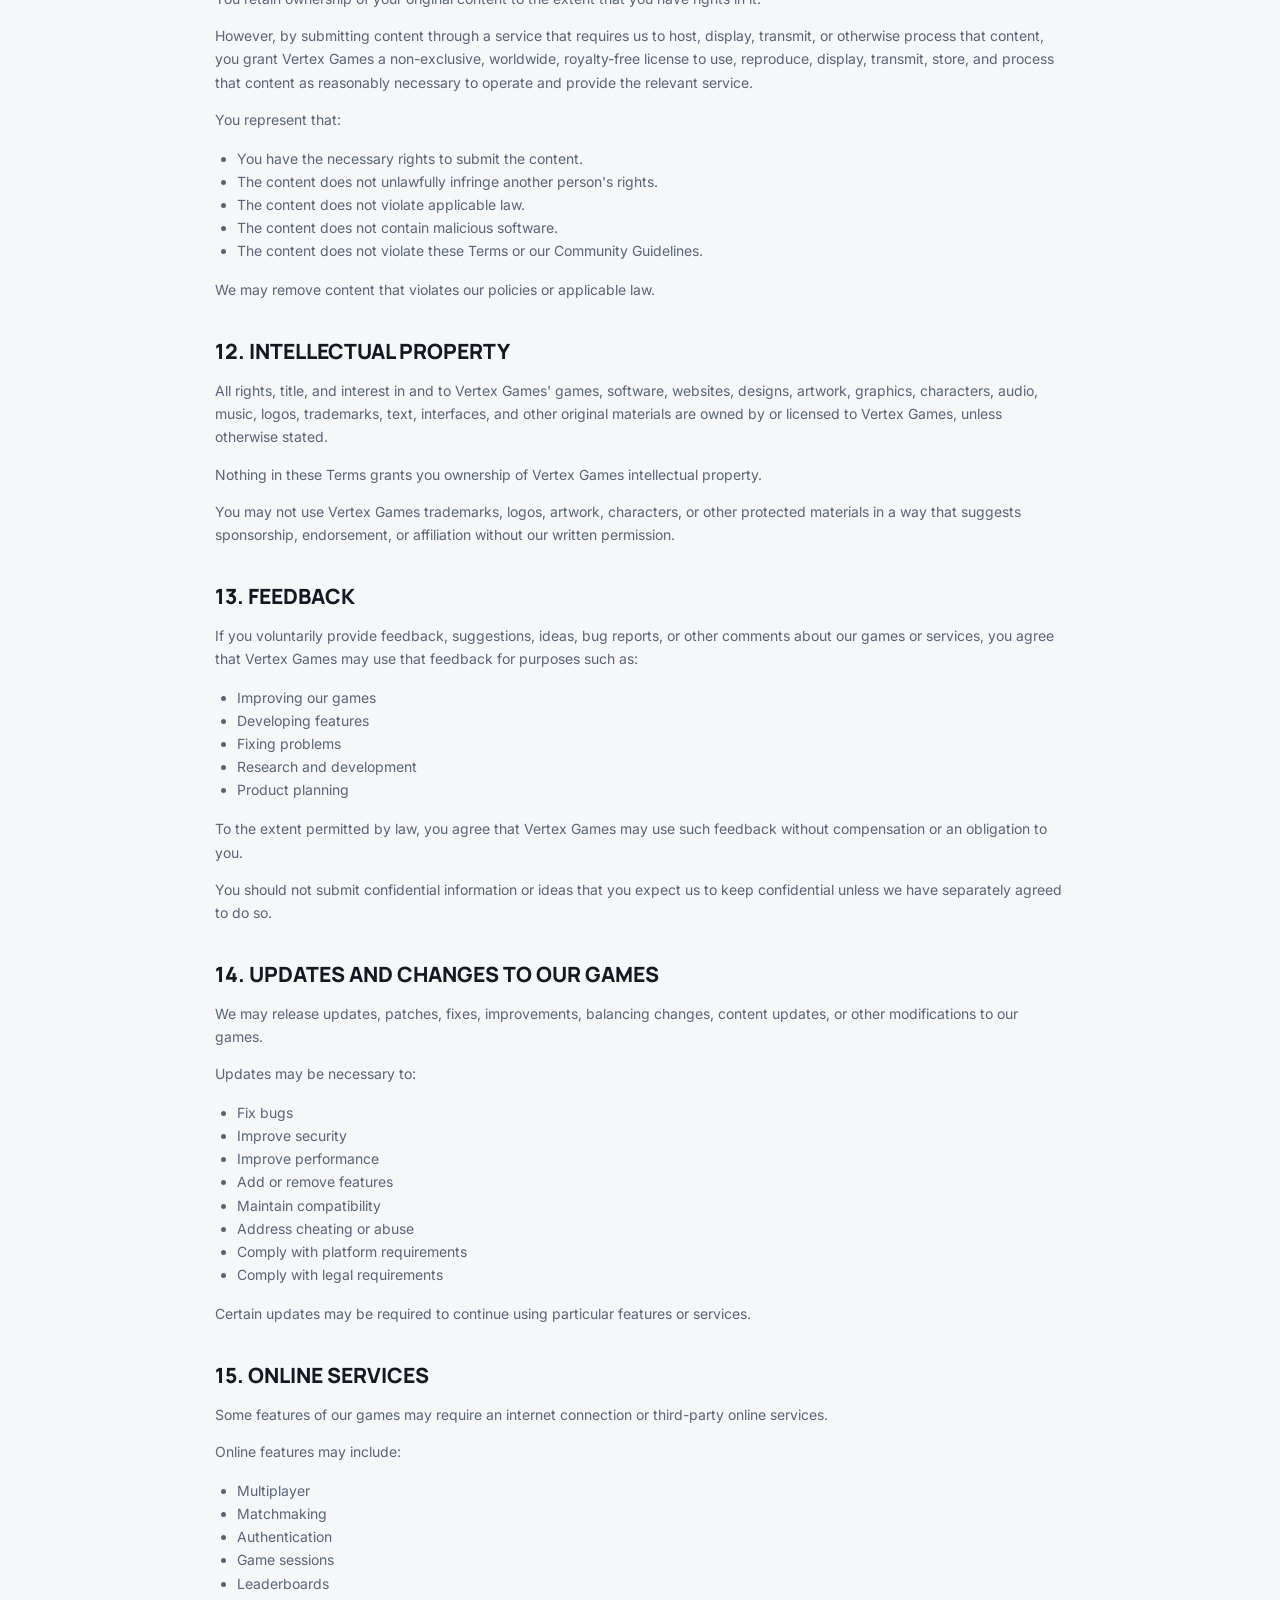
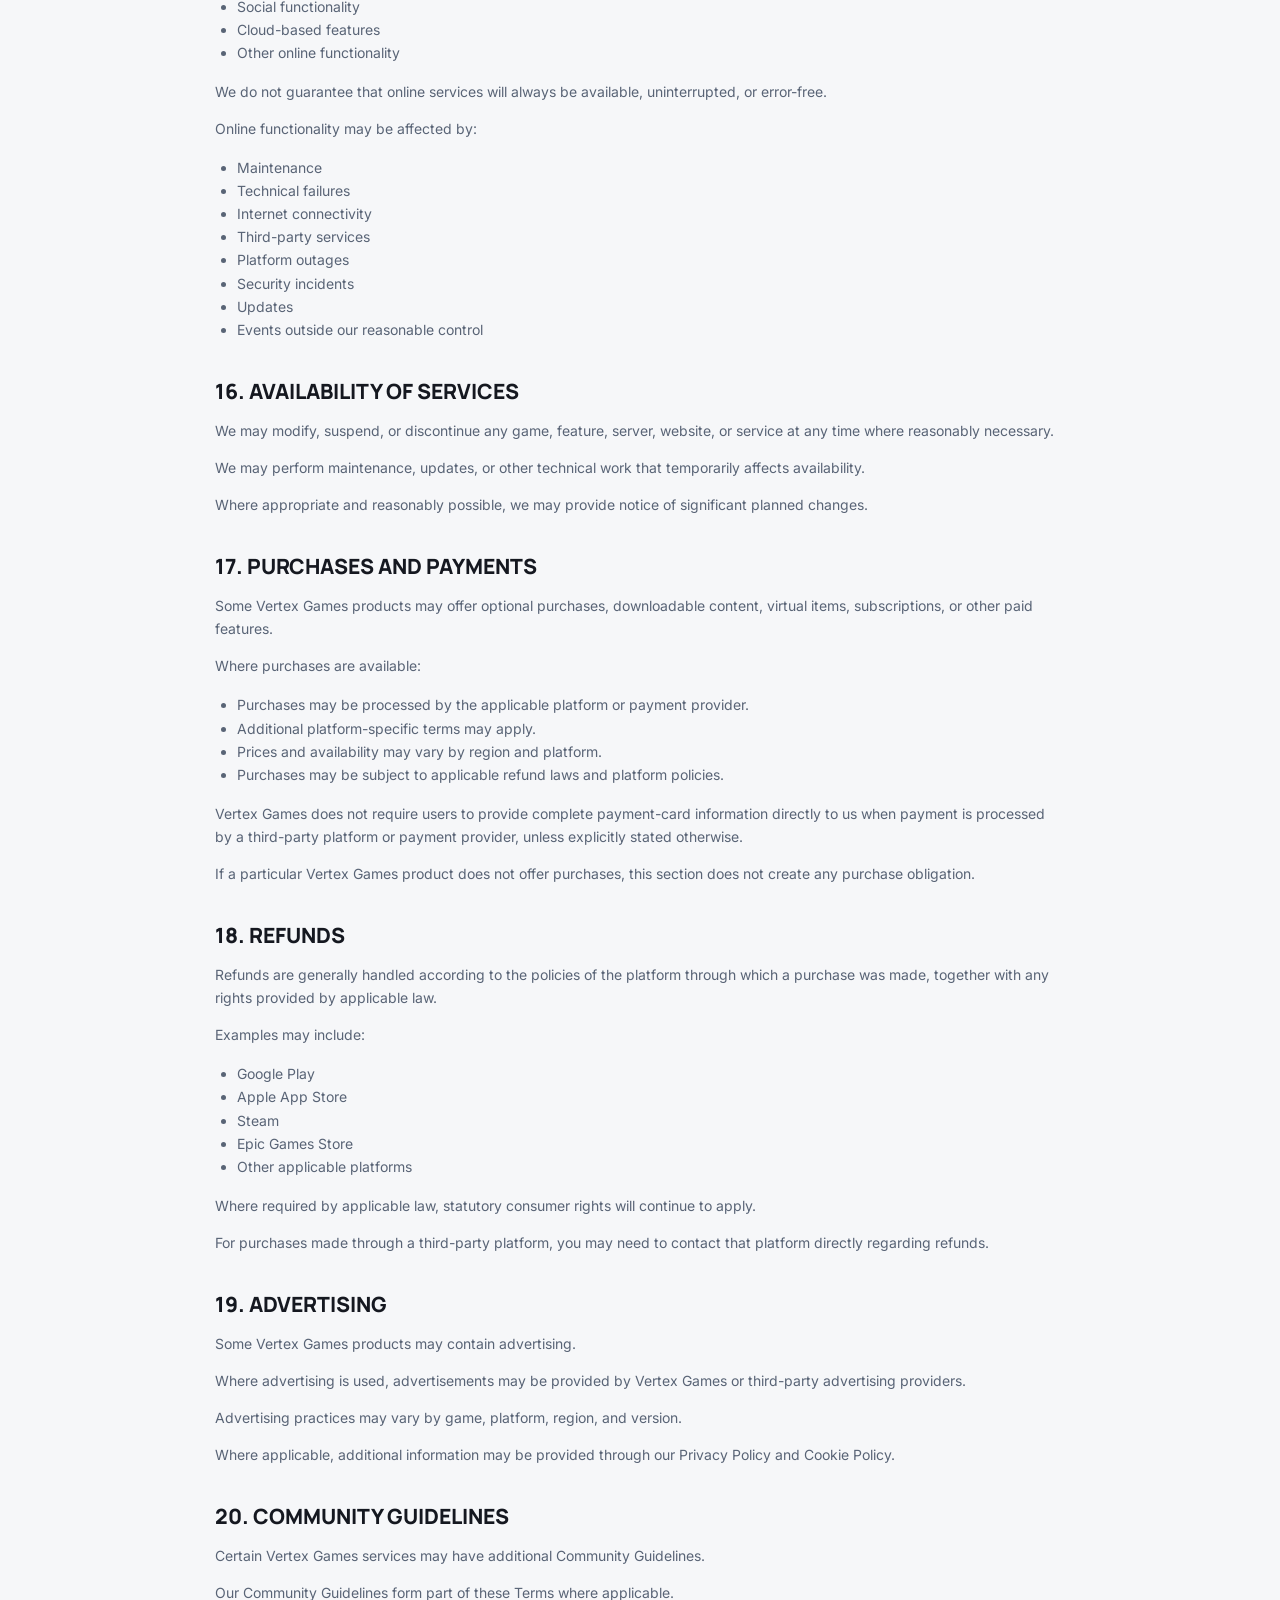
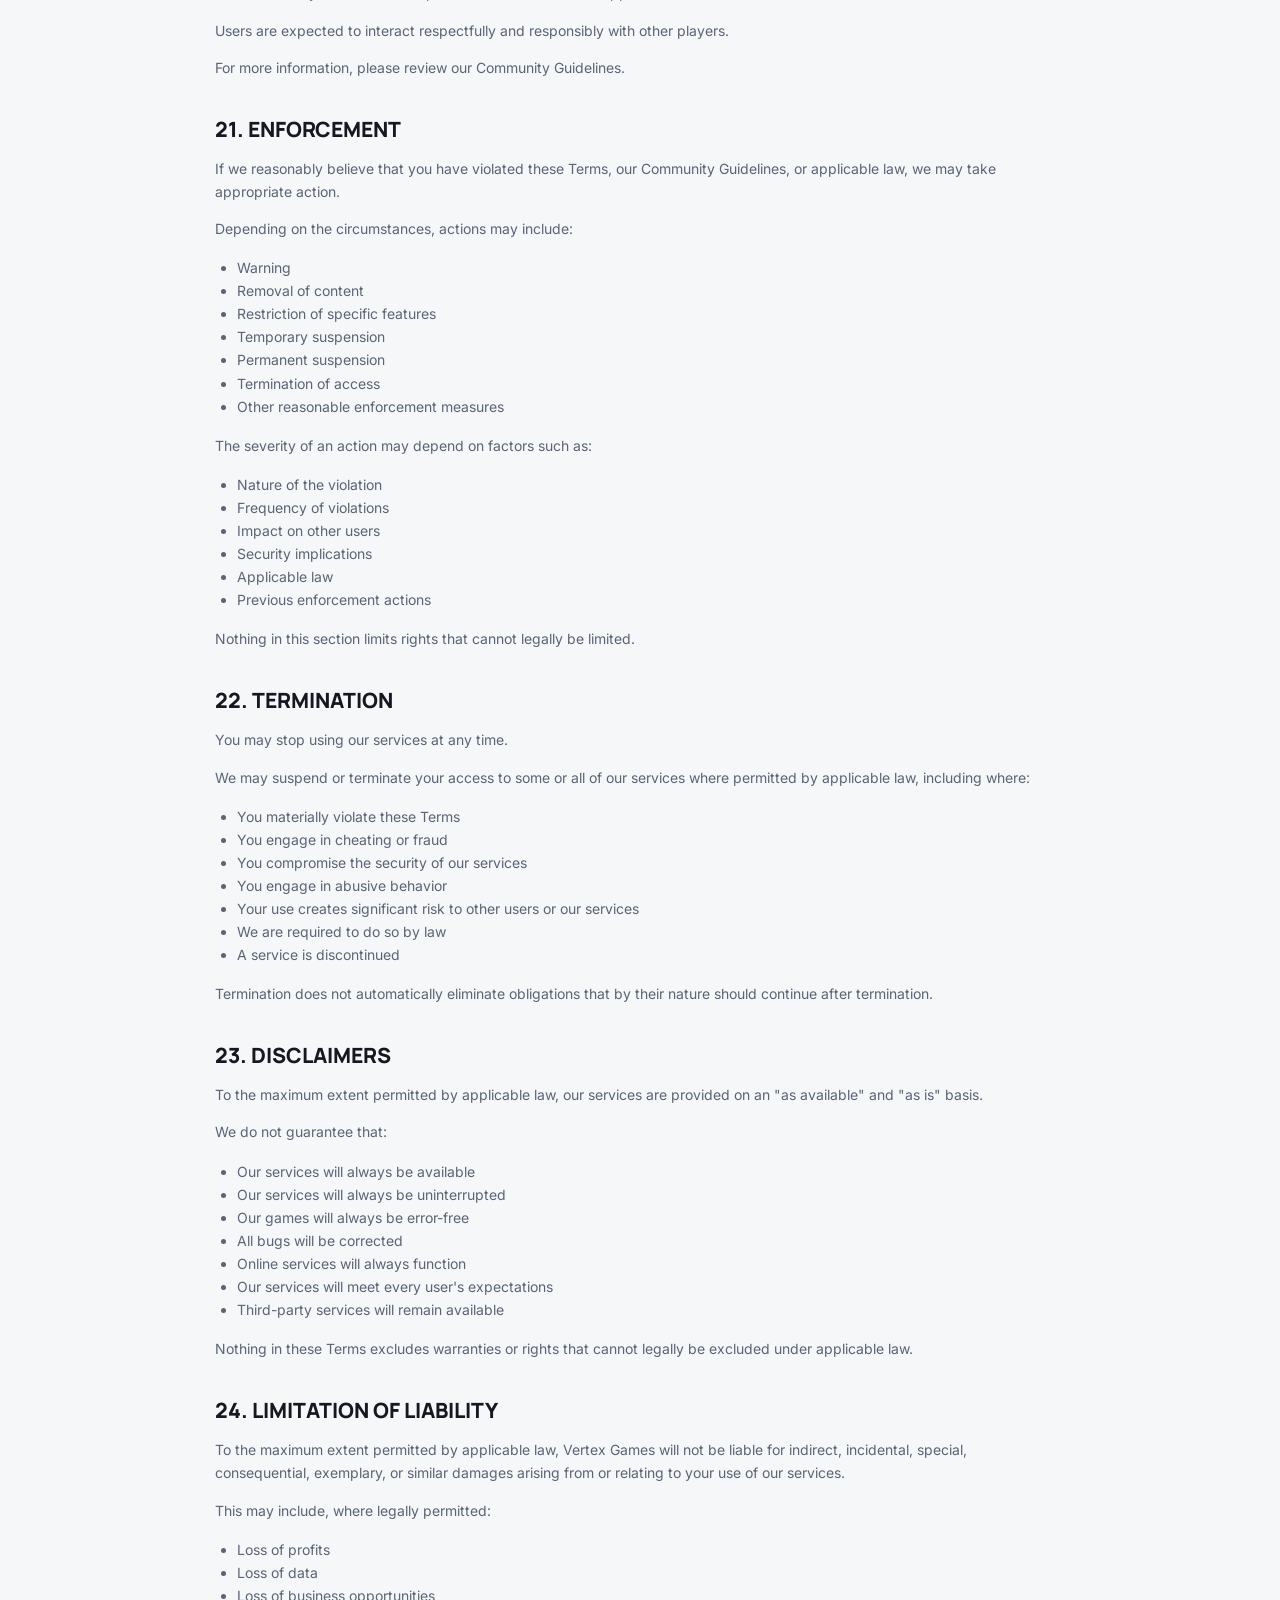
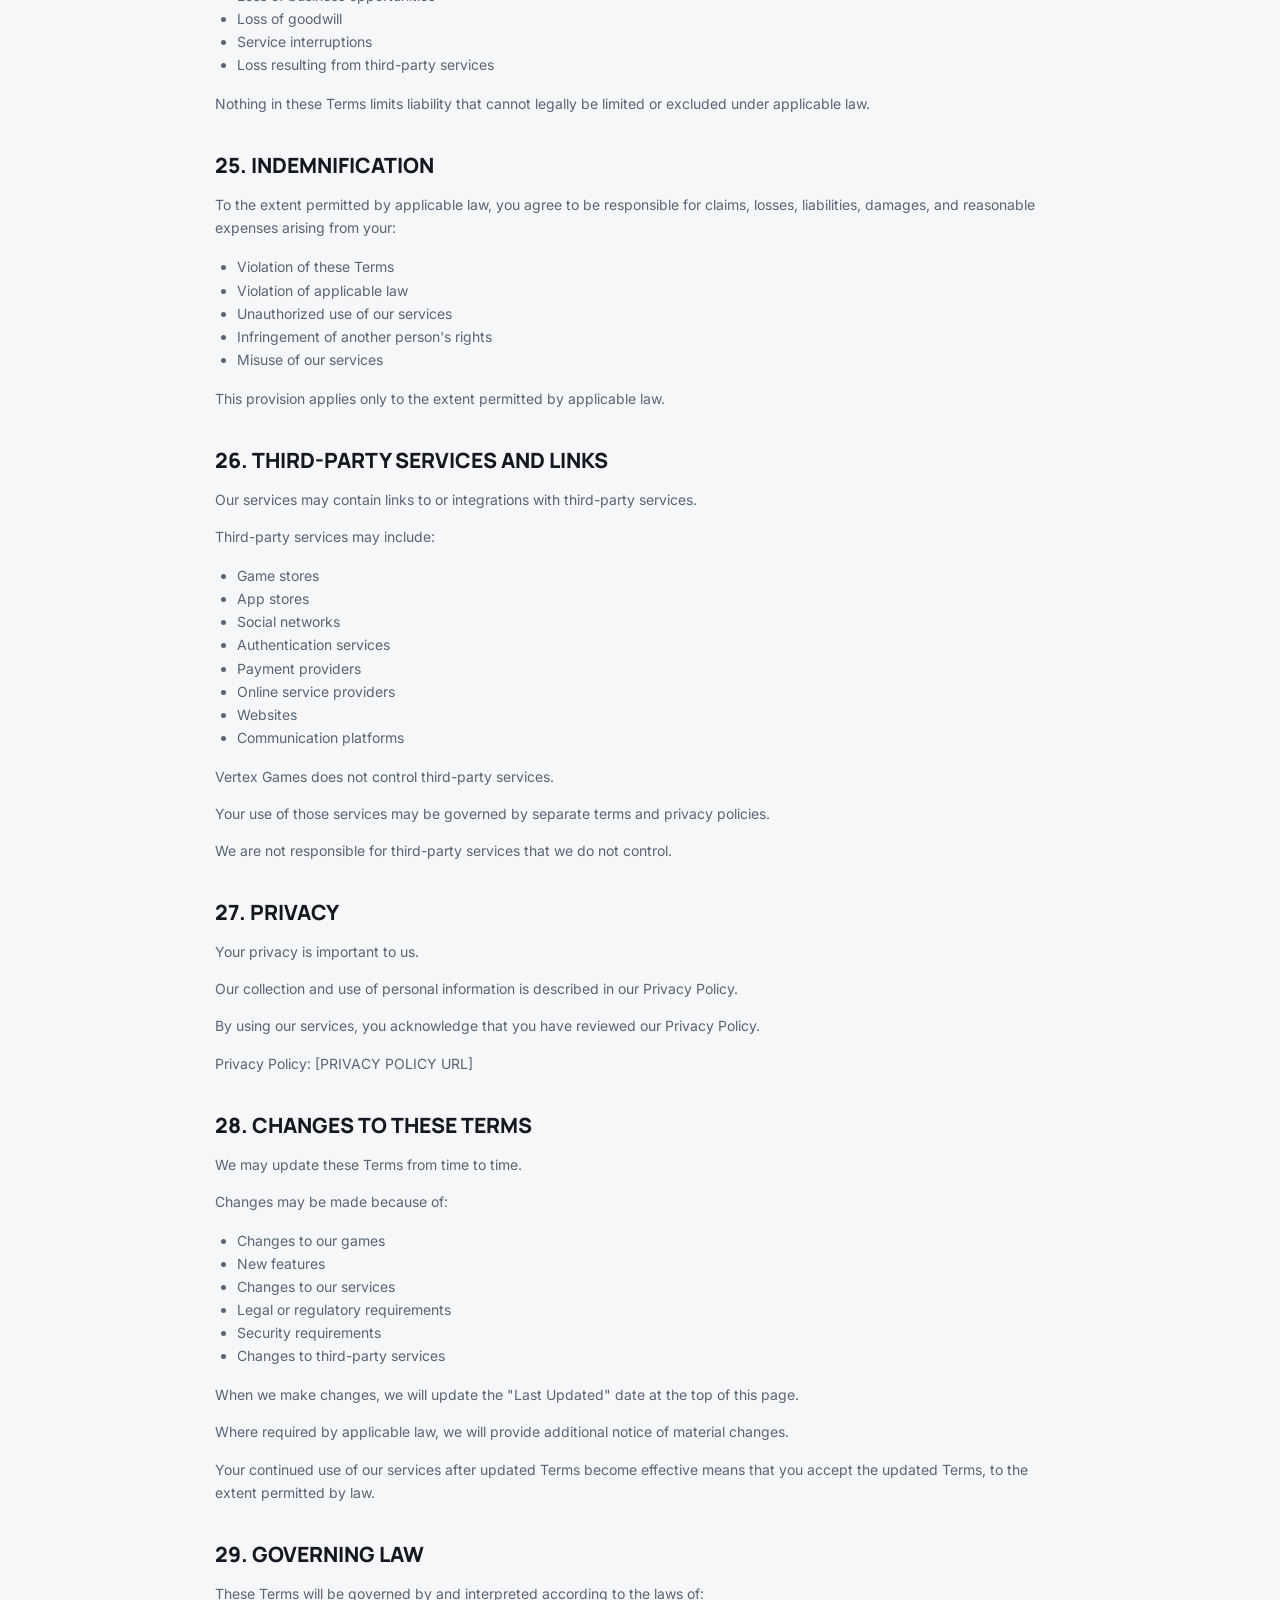
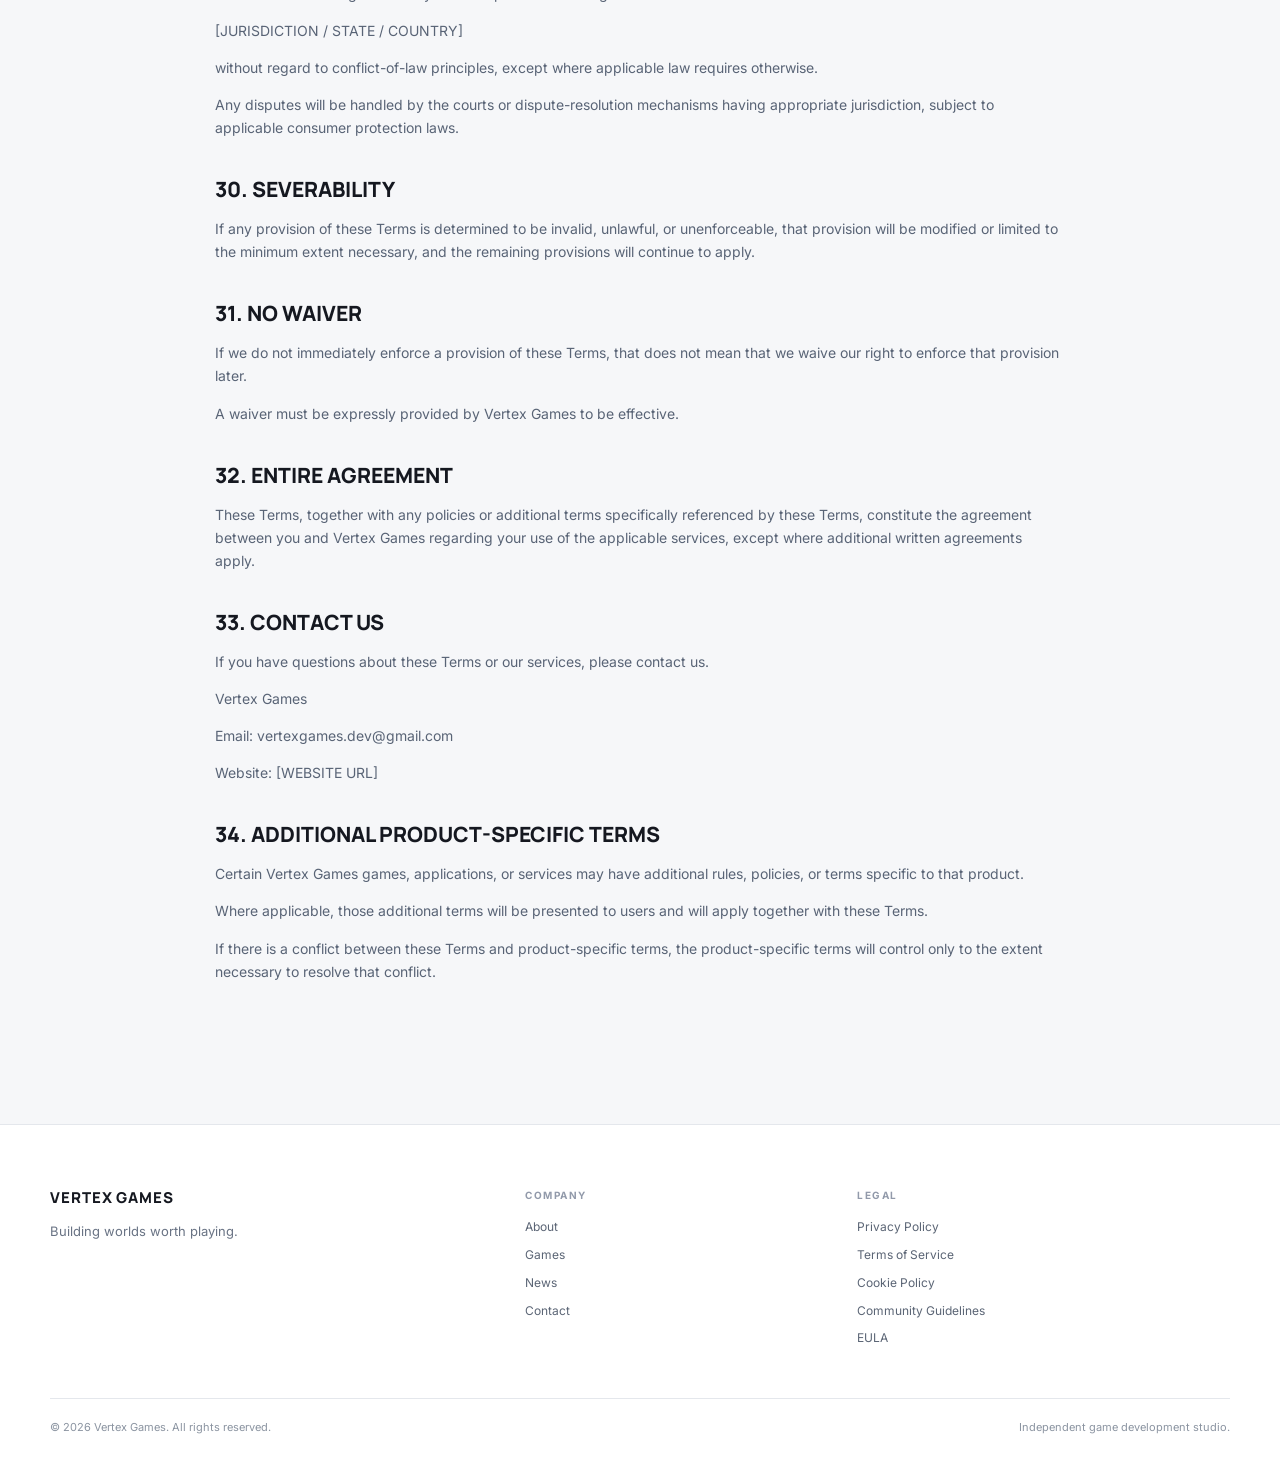
<file: terms.html>
<!doctype html>
<html lang="en">

<head>
    <meta charset="utf-8">
    <meta name="viewport" content="width=device-width,initial-scale=1">
    <title>Terms of Service | Vertex Games</title>
    <meta name="description" content="Terms of Service for Vertex Games.">
    <meta name="theme-color" content="#f6f7f9">
    <meta property="og:title" content="Terms of Service | Vertex Games">
    <meta property="og:description" content="Terms of Service for Vertex Games.">
    <meta property="og:type" content="website">
    <link rel="canonical" href="[WEBSITE URL]">
    <link rel="icon" href="/favicon.ico" type="image/x-icon">
    <link rel="stylesheet" href="css/style.css">
</head>
<header class="header">
    <div class="container nav"><a class="brand" href="index.html" aria-label="Vertex Games home"><img
                src="images/logo.svg" alt="Vertex Games logo"><span>VERTEX GAMES</span></a><button class="menubtn"
            aria-label="Toggle navigation" aria-expanded="false"
            aria-controls="site-nav"><span></span><span></span><span></span></button>
        <nav id="site-nav" class="navlinks" aria-label="Primary"><a data-page="index.html" href="index.html">Home</a><a
                data-page="games.html" href="games.html">Games</a><a data-page="about.html"
                href="about.html">About</a><a data-page="news.html" href="news.html">News</a><a data-page="contact.html"
                class="navbtn" href="contact.html">Contact</a></nav>
    </div>
</header>
<main class="legal">
    <div class="container legal-main">
        <div class="section-label">LEGAL</div>
        <h1>Terms of Service</h1>
        <div class="legal-updated">Last Updated: September 5, 2026</div>
        <section>
            <p>Last Updated: September 5, 2026</p>
            <p>These Terms of Service ("Terms") govern your access to and use of the games, websites, applications,
                online services, and other products provided by Vertex Games ("Vertex Games", "we", "us", or "our").</p>
            <p>By accessing or using any Vertex Games service, you agree to these Terms.</p>
            <p>If you do not agree to these Terms, you must not access or use our services.</p>
        </section>
        <section>
            <h2>1. ABOUT VERTEX GAMES</h2>
            <p>Vertex Games is an independent game development studio.</p>
            <p>These Terms apply to the games, websites, applications, online features, and other services operated by
                Vertex Games that link to or reference these Terms.</p>
            <p>Contact:</p>
            <p>Vertex Games Email: vertexgames.dev@gmail.com</p>
            <p>Website: [WEBSITE URL]</p>
        </section>
        <section>
            <h2>2. ACCEPTANCE OF THESE TERMS</h2>
            <p>By accessing, downloading, installing, or using a Vertex Games product or service, you confirm that:</p>
            <ul>
                <li>You have read these Terms.</li>
                <li>You understand these Terms.</li>
                <li>You agree to be bound by these Terms.</li>
                <li>You will comply with applicable laws and regulations.</li>
            </ul>
            <p>If you are using our services on behalf of another person or organization, you represent that you have
                authority to accept these Terms on their behalf.</p>
        </section>
        <section>
            <h2>3. ELIGIBILITY</h2>
            <p>You must meet the minimum age requirements applicable to the relevant game, platform, and jurisdiction in
                order to use our services.</p>
            <p>Certain features may have additional age or eligibility requirements.</p>
            <p>If you are a minor in your jurisdiction, you should use our services only with the involvement and
                permission of a parent or legal guardian where required by applicable law.</p>
            <p>We may restrict access to certain services or features where required by law or platform requirements.
            </p>
        </section>
        <section>
            <h2>4. OUR GAMES AND SERVICES</h2>
            <p>Vertex Games may provide:</p>
            <ul>
                <li>Video games</li>
                <li>Mobile applications</li>
                <li>PC games</li>
                <li>Online multiplayer features</li>
                <li>Game servers</li>
                <li>Matchmaking</li>
                <li>Player accounts</li>
                <li>Authentication</li>
                <li>Social features</li>
                <li>Game statistics</li>
                <li>Achievements</li>
                <li>Customer support</li>
                <li>Websites</li>
                <li>Other related services</li>
            </ul>
            <p>The features available may differ between games, platforms, regions, and versions.</p>
            <p>We may add, modify, suspend, or remove features from our services from time to time.</p>
        </section>
        <section>
            <h2>5. LICENSE TO USE OUR GAMES</h2>
            <p>Subject to these Terms, Vertex Games grants you a limited, personal, non-exclusive, non-transferable,
                non-sublicensable, revocable license to access and use our games and services for personal,
                non-commercial entertainment purposes.</p>
            <p>This license does not transfer ownership of the game or any intellectual property to you.</p>
            <p>You may not:</p>
            <ul>
                <li>Copy our games except where permitted by applicable law or the relevant platform</li>
                <li>Sell, rent, lease, sublicense, or redistribute our games</li>
                <li>Modify or create derivative works of our games except where expressly permitted</li>
                <li>Reverse engineer, decompile, or disassemble our software except where applicable law permits such
                    activity</li>
                <li>Circumvent technical protection measures</li>
                <li>Extract or reproduce game assets for unauthorized purposes</li>
                <li>Use our services for unauthorized commercial purposes</li>
                <li>Use our services in violation of these Terms</li>
            </ul>
        </section>
        <section>
            <h2>6. ACCOUNTS</h2>
            <p>Some Vertex Games services may require or support an account provided by Vertex Games or a third-party
                platform.</p>
            <p>You are responsible for:</p>
            <ul>
                <li>Providing accurate information where required</li>
                <li>Maintaining the security of your account</li>
                <li>Keeping your login credentials confidential</li>
                <li>All activity occurring through your account, to the extent permitted by applicable law</li>
            </ul>
            <p>You must not:</p>
            <ul>
                <li>Use another person's account without authorization</li>
                <li>Impersonate another person or organization</li>
                <li>Create accounts for fraudulent purposes</li>
                <li>Attempt to gain unauthorized access to another account</li>
                <li>Sell or transfer an account where such transfer is prohibited</li>
            </ul>
        </section>
        <section>
            <h2>7. THIRD-PARTY ACCOUNTS AND SERVICES</h2>
            <p>Our games may integrate with third-party platforms and services.</p>
            <p>These may include services such as:</p>
            <ul>
                <li>Epic Online Services</li>
                <li>Game distribution platforms</li>
                <li>App stores</li>
                <li>Platform accounts</li>
                <li>Authentication services</li>
                <li>Multiplayer infrastructure</li>
                <li>Social services</li>
                <li>Payment providers</li>
            </ul>
            <p>Your use of third-party services may also be subject to the terms and policies of those third parties.
            </p>
            <p>Vertex Games does not control third-party services and is not responsible for their independent policies,
                availability, or operation.</p>
        </section>
        <section>
            <h2>8. EPIC ONLINE SERVICES</h2>
            <p>Certain Vertex Games products may use Epic Online Services ("EOS") to provide online functionality.</p>
            <p>Depending on the game and features enabled, EOS may be used for functionality such as:</p>
            <ul>
                <li>Authentication</li>
                <li>Multiplayer connectivity</li>
                <li>Sessions</li>
                <li>Matchmaking</li>
                <li>Social functionality</li>
                <li>Player-related services</li>
                <li>Achievements</li>
                <li>Other online functionality</li>
            </ul>
            <p>Your use of features provided through Epic Online Services may also be subject to applicable Epic Games
                terms and policies.</p>
            <p>Vertex Games is an independent developer and is not owned by, sponsored by, or endorsed by Epic Games
                unless explicitly stated otherwise.</p>
            <p>Epic Games and Epic Online Services are trademarks of Epic Games, Inc.</p>
        </section>
        <section>
            <h2>9. USER CONDUCT</h2>
            <p>When using our services, you agree not to:</p>
            <ul>
                <li>Harass, threaten, abuse, or intimidate other players</li>
                <li>Engage in hate speech or discriminatory behavior</li>
                <li>Impersonate Vertex Games, employees, developers, moderators, or other users</li>
                <li>Cheat or use unauthorized software</li>
                <li>Exploit bugs or vulnerabilities for unfair advantage</li>
                <li>Use hacks, bots, scripts, automation, or unauthorized modifications</li>
                <li>Attempt to disrupt game servers or online services</li>
                <li>Attempt to gain unauthorized access to our systems</li>
                <li>Spread malware or malicious software</li>
                <li>Conduct fraudulent activity</li>
                <li>Spam other users</li>
                <li>Use our services for illegal activities</li>
                <li>Exploit online services in a way that negatively affects other players</li>
                <li>Circumvent bans or other enforcement actions</li>
                <li>Collect personal information about other users without authorization</li>
                <li>Interfere with the normal operation of our games or services</li>
            </ul>
            <p>We may take appropriate action when users violate these Terms or applicable policies.</p>
        </section>
        <section>
            <h2>10. CHEATING AND EXPLOITATION</h2>
            <p>Fair play is important to Vertex Games.</p>
            <p>You must not use:</p>
            <ul>
                <li>Cheats</li>
                <li>Hacks</li>
                <li>Exploits</li>
                <li>Unauthorized third-party software</li>
                <li>Modified clients</li>
                <li>Bots</li>
                <li>Scripts</li>
                <li>Network manipulation</li>
                <li>Other unauthorized methods that provide an unfair advantage</li>
            </ul>
            <p>We may investigate suspected cheating or abuse and may take actions including warnings, temporary
                restrictions, suspension, or termination of access where appropriate.</p>
            <p>We may also use technical measures designed to detect cheating, fraud, abuse, or unauthorized activity.
            </p>
        </section>
        <section>
            <h2>11. USER-GENERATED CONTENT</h2>
            <p>Some Vertex Games services may allow users to submit or create content such as:</p>
            <ul>
                <li>Text</li>
                <li>Images</li>
                <li>Names</li>
                <li>Profiles</li>
                <li>Comments</li>
                <li>Feedback</li>
                <li>Other user-created material</li>
            </ul>
            <p>You retain ownership of your original content to the extent that you have rights in it.</p>
            <p>However, by submitting content through a service that requires us to host, display, transmit, or
                otherwise process that content, you grant Vertex Games a non-exclusive, worldwide, royalty-free license
                to use, reproduce, display, transmit, store, and process that content as reasonably necessary to operate
                and provide the relevant service.</p>
            <p>You represent that:</p>
            <ul>
                <li>You have the necessary rights to submit the content.</li>
                <li>The content does not unlawfully infringe another person's rights.</li>
                <li>The content does not violate applicable law.</li>
                <li>The content does not contain malicious software.</li>
                <li>The content does not violate these Terms or our Community Guidelines.</li>
            </ul>
            <p>We may remove content that violates our policies or applicable law.</p>
        </section>
        <section>
            <h2>12. INTELLECTUAL PROPERTY</h2>
            <p>All rights, title, and interest in and to Vertex Games' games, software, websites, designs, artwork,
                graphics, characters, audio, music, logos, trademarks, text, interfaces, and other original materials
                are owned by or licensed to Vertex Games, unless otherwise stated.</p>
            <p>Nothing in these Terms grants you ownership of Vertex Games intellectual property.</p>
            <p>You may not use Vertex Games trademarks, logos, artwork, characters, or other protected materials in a
                way that suggests sponsorship, endorsement, or affiliation without our written permission.</p>
        </section>
        <section>
            <h2>13. FEEDBACK</h2>
            <p>If you voluntarily provide feedback, suggestions, ideas, bug reports, or other comments about our games
                or services, you agree that Vertex Games may use that feedback for purposes such as:</p>
            <ul>
                <li>Improving our games</li>
                <li>Developing features</li>
                <li>Fixing problems</li>
                <li>Research and development</li>
                <li>Product planning</li>
            </ul>
            <p>To the extent permitted by law, you agree that Vertex Games may use such feedback without compensation or
                an obligation to you.</p>
            <p>You should not submit confidential information or ideas that you expect us to keep confidential unless we
                have separately agreed to do so.</p>
        </section>
        <section>
            <h2>14. UPDATES AND CHANGES TO OUR GAMES</h2>
            <p>We may release updates, patches, fixes, improvements, balancing changes, content updates, or other
                modifications to our games.</p>
            <p>Updates may be necessary to:</p>
            <ul>
                <li>Fix bugs</li>
                <li>Improve security</li>
                <li>Improve performance</li>
                <li>Add or remove features</li>
                <li>Maintain compatibility</li>
                <li>Address cheating or abuse</li>
                <li>Comply with platform requirements</li>
                <li>Comply with legal requirements</li>
            </ul>
            <p>Certain updates may be required to continue using particular features or services.</p>
        </section>
        <section>
            <h2>15. ONLINE SERVICES</h2>
            <p>Some features of our games may require an internet connection or third-party online services.</p>
            <p>Online features may include:</p>
            <ul>
                <li>Multiplayer</li>
                <li>Matchmaking</li>
                <li>Authentication</li>
                <li>Game sessions</li>
                <li>Leaderboards</li>
                <li>Social functionality</li>
                <li>Cloud-based features</li>
                <li>Other online functionality</li>
            </ul>
            <p>We do not guarantee that online services will always be available, uninterrupted, or error-free.</p>
            <p>Online functionality may be affected by:</p>
            <ul>
                <li>Maintenance</li>
                <li>Technical failures</li>
                <li>Internet connectivity</li>
                <li>Third-party services</li>
                <li>Platform outages</li>
                <li>Security incidents</li>
                <li>Updates</li>
                <li>Events outside our reasonable control</li>
            </ul>
        </section>
        <section>
            <h2>16. AVAILABILITY OF SERVICES</h2>
            <p>We may modify, suspend, or discontinue any game, feature, server, website, or service at any time where
                reasonably necessary.</p>
            <p>We may perform maintenance, updates, or other technical work that temporarily affects availability.</p>
            <p>Where appropriate and reasonably possible, we may provide notice of significant planned changes.</p>
        </section>
        <section>
            <h2>17. PURCHASES AND PAYMENTS</h2>
            <p>Some Vertex Games products may offer optional purchases, downloadable content, virtual items,
                subscriptions, or other paid features.</p>
            <p>Where purchases are available:</p>
            <ul>
                <li>Purchases may be processed by the applicable platform or payment provider.</li>
                <li>Additional platform-specific terms may apply.</li>
                <li>Prices and availability may vary by region and platform.</li>
                <li>Purchases may be subject to applicable refund laws and platform policies.</li>
            </ul>
            <p>Vertex Games does not require users to provide complete payment-card information directly to us when
                payment is processed by a third-party platform or payment provider, unless explicitly stated otherwise.
            </p>
            <p>If a particular Vertex Games product does not offer purchases, this section does not create any purchase
                obligation.</p>
        </section>
        <section>
            <h2>18. REFUNDS</h2>
            <p>Refunds are generally handled according to the policies of the platform through which a purchase was
                made, together with any rights provided by applicable law.</p>
            <p>Examples may include:</p>
            <ul>
                <li>Google Play</li>
                <li>Apple App Store</li>
                <li>Steam</li>
                <li>Epic Games Store</li>
                <li>Other applicable platforms</li>
            </ul>
            <p>Where required by applicable law, statutory consumer rights will continue to apply.</p>
            <p>For purchases made through a third-party platform, you may need to contact that platform directly
                regarding refunds.</p>
        </section>
        <section>
            <h2>19. ADVERTISING</h2>
            <p>Some Vertex Games products may contain advertising.</p>
            <p>Where advertising is used, advertisements may be provided by Vertex Games or third-party advertising
                providers.</p>
            <p>Advertising practices may vary by game, platform, region, and version.</p>
            <p>Where applicable, additional information may be provided through our Privacy Policy and Cookie Policy.
            </p>
        </section>
        <section>
            <h2>20. COMMUNITY GUIDELINES</h2>
            <p>Certain Vertex Games services may have additional Community Guidelines.</p>
            <p>Our Community Guidelines form part of these Terms where applicable.</p>
            <p>Users are expected to interact respectfully and responsibly with other players.</p>
            <p>For more information, please review our Community Guidelines.</p>
        </section>
        <section>
            <h2>21. ENFORCEMENT</h2>
            <p>If we reasonably believe that you have violated these Terms, our Community Guidelines, or applicable law,
                we may take appropriate action.</p>
            <p>Depending on the circumstances, actions may include:</p>
            <ul>
                <li>Warning</li>
                <li>Removal of content</li>
                <li>Restriction of specific features</li>
                <li>Temporary suspension</li>
                <li>Permanent suspension</li>
                <li>Termination of access</li>
                <li>Other reasonable enforcement measures</li>
            </ul>
            <p>The severity of an action may depend on factors such as:</p>
            <ul>
                <li>Nature of the violation</li>
                <li>Frequency of violations</li>
                <li>Impact on other users</li>
                <li>Security implications</li>
                <li>Applicable law</li>
                <li>Previous enforcement actions</li>
            </ul>
            <p>Nothing in this section limits rights that cannot legally be limited.</p>
        </section>
        <section>
            <h2>22. TERMINATION</h2>
            <p>You may stop using our services at any time.</p>
            <p>We may suspend or terminate your access to some or all of our services where permitted by applicable law,
                including where:</p>
            <ul>
                <li>You materially violate these Terms</li>
                <li>You engage in cheating or fraud</li>
                <li>You compromise the security of our services</li>
                <li>You engage in abusive behavior</li>
                <li>Your use creates significant risk to other users or our services</li>
                <li>We are required to do so by law</li>
                <li>A service is discontinued</li>
            </ul>
            <p>Termination does not automatically eliminate obligations that by their nature should continue after
                termination.</p>
        </section>
        <section>
            <h2>23. DISCLAIMERS</h2>
            <p>To the maximum extent permitted by applicable law, our services are provided on an "as available" and "as
                is" basis.</p>
            <p>We do not guarantee that:</p>
            <ul>
                <li>Our services will always be available</li>
                <li>Our services will always be uninterrupted</li>
                <li>Our games will always be error-free</li>
                <li>All bugs will be corrected</li>
                <li>Online services will always function</li>
                <li>Our services will meet every user's expectations</li>
                <li>Third-party services will remain available</li>
            </ul>
            <p>Nothing in these Terms excludes warranties or rights that cannot legally be excluded under applicable
                law.</p>
        </section>
        <section>
            <h2>24. LIMITATION OF LIABILITY</h2>
            <p>To the maximum extent permitted by applicable law, Vertex Games will not be liable for indirect,
                incidental, special, consequential, exemplary, or similar damages arising from or relating to your use
                of our services.</p>
            <p>This may include, where legally permitted:</p>
            <ul>
                <li>Loss of profits</li>
                <li>Loss of data</li>
                <li>Loss of business opportunities</li>
                <li>Loss of goodwill</li>
                <li>Service interruptions</li>
                <li>Loss resulting from third-party services</li>
            </ul>
            <p>Nothing in these Terms limits liability that cannot legally be limited or excluded under applicable law.
            </p>
        </section>
        <section>
            <h2>25. INDEMNIFICATION</h2>
            <p>To the extent permitted by applicable law, you agree to be responsible for claims, losses, liabilities,
                damages, and reasonable expenses arising from your:</p>
            <ul>
                <li>Violation of these Terms</li>
                <li>Violation of applicable law</li>
                <li>Unauthorized use of our services</li>
                <li>Infringement of another person's rights</li>
                <li>Misuse of our services</li>
            </ul>
            <p>This provision applies only to the extent permitted by applicable law.</p>
        </section>
        <section>
            <h2>26. THIRD-PARTY SERVICES AND LINKS</h2>
            <p>Our services may contain links to or integrations with third-party services.</p>
            <p>Third-party services may include:</p>
            <ul>
                <li>Game stores</li>
                <li>App stores</li>
                <li>Social networks</li>
                <li>Authentication services</li>
                <li>Payment providers</li>
                <li>Online service providers</li>
                <li>Websites</li>
                <li>Communication platforms</li>
            </ul>
            <p>Vertex Games does not control third-party services.</p>
            <p>Your use of those services may be governed by separate terms and privacy policies.</p>
            <p>We are not responsible for third-party services that we do not control.</p>
        </section>
        <section>
            <h2>27. PRIVACY</h2>
            <p>Your privacy is important to us.</p>
            <p>Our collection and use of personal information is described in our Privacy Policy.</p>
            <p>By using our services, you acknowledge that you have reviewed our Privacy Policy.</p>
            <p>Privacy Policy: [PRIVACY POLICY URL]</p>
        </section>
        <section>
            <h2>28. CHANGES TO THESE TERMS</h2>
            <p>We may update these Terms from time to time.</p>
            <p>Changes may be made because of:</p>
            <ul>
                <li>Changes to our games</li>
                <li>New features</li>
                <li>Changes to our services</li>
                <li>Legal or regulatory requirements</li>
                <li>Security requirements</li>
                <li>Changes to third-party services</li>
            </ul>
            <p>When we make changes, we will update the "Last Updated" date at the top of this page.</p>
            <p>Where required by applicable law, we will provide additional notice of material changes.</p>
            <p>Your continued use of our services after updated Terms become effective means that you accept the updated
                Terms, to the extent permitted by law.</p>
        </section>
        <section>
            <h2>29. GOVERNING LAW</h2>
            <p>These Terms will be governed by and interpreted according to the laws of:</p>
            <p>[JURISDICTION / STATE / COUNTRY]</p>
            <p>without regard to conflict-of-law principles, except where applicable law requires otherwise.</p>
            <p>Any disputes will be handled by the courts or dispute-resolution mechanisms having appropriate
                jurisdiction, subject to applicable consumer protection laws.</p>
        </section>
        <section>
            <h2>30. SEVERABILITY</h2>
            <p>If any provision of these Terms is determined to be invalid, unlawful, or unenforceable, that provision
                will be modified or limited to the minimum extent necessary, and the remaining provisions will continue
                to apply.</p>
        </section>
        <section>
            <h2>31. NO WAIVER</h2>
            <p>If we do not immediately enforce a provision of these Terms, that does not mean that we waive our right
                to enforce that provision later.</p>
            <p>A waiver must be expressly provided by Vertex Games to be effective.</p>
        </section>
        <section>
            <h2>32. ENTIRE AGREEMENT</h2>
            <p>These Terms, together with any policies or additional terms specifically referenced by these Terms,
                constitute the agreement between you and Vertex Games regarding your use of the applicable services,
                except where additional written agreements apply.</p>
        </section>
        <section>
            <h2>33. CONTACT US</h2>
            <p>If you have questions about these Terms or our services, please contact us.</p>
            <p>Vertex Games</p>
            <p>Email: vertexgames.dev@gmail.com</p>
            <p>Website: [WEBSITE URL]</p>
        </section>
        <section>
            <h2>34. ADDITIONAL PRODUCT-SPECIFIC TERMS</h2>
            <p>Certain Vertex Games games, applications, or services may have additional rules, policies, or terms
                specific to that product.</p>
            <p>Where applicable, those additional terms will be presented to users and will apply together with these
                Terms.</p>
            <p>If there is a conflict between these Terms and product-specific terms, the product-specific terms will
                control only to the extent necessary to resolve that conflict.</p>
        </section>
    </div>
</main>
<footer class="footer">
    <div class="container">
        <div class="footer-grid">
            <div>
                <div class="footer-brand">VERTEX GAMES</div>
                <p class="footer-copy">Building worlds worth playing.</p>
            </div>
            <div>
                <h4>COMPANY</h4><a href="about.html">About</a><a href="games.html">Games</a><a
                    href="news.html">News</a><a href="contact.html">Contact</a>
            </div>
            <div>
                <h4>LEGAL</h4><a href="privacy.html">Privacy Policy</a><a href="terms.html">Terms of Service</a><a
                    href="cookies.html">Cookie Policy</a><a href="community-guidelines.html">Community Guidelines</a><a
                    href="eula.html">EULA</a>
            </div>
        </div>
        <div class="footer-bottom"><span>© <span data-year>2026</span> Vertex Games. All rights
                reserved.</span><span>Independent game development studio.</span></div>
    </div>
</footer><button class="top" aria-label="Back to top">↑</button>
<script src="js/script.js"></script>
</body>

</html>
</file>
<file: css/style.css>
@import url('https://fonts.googleapis.com/css2?family=Inter:wght@400;500;600;700;800&family=Manrope:wght@600;700;800&display=swap');

:root {
    --bg: #f6f7f9;
    --paper: #fff;
    --ink: #151820;
    --muted: #697384;
    --soft: #929aaa;
    --line: #e4e7ec;
    --accent: #566fdd;
    --accent-soft: #eef1ff;
    --dark: #202631;
    --max: 1180px;
    --shadow: 0 20px 60px rgba(22, 29, 42, .08);
    --r: 24px
}

* {
    box-sizing: border-box
}

html {
    scroll-behavior: smooth
}

body {
    margin: 0;
    background: var(--bg);
    color: var(--ink);
    font-family: Inter, system-ui, sans-serif;
    line-height: 1.65
}

a {
    color: inherit;
    text-decoration: none
}

button,
input,
textarea {
    font: inherit
}

img {
    max-width: 100%;
    display: block
}

.container {
    width: min(var(--max), calc(100% - 40px));
    margin-inline: auto
}

.header {
    position: sticky;
    top: 0;
    z-index: 100;
    background: rgba(255, 255, 255, .92);
    backdrop-filter: blur(18px);
    border-bottom: 1px solid transparent;
    transition: .25s
}

.header.scrolled {
    border-color: var(--line);
    box-shadow: 0 8px 30px rgba(20, 25, 35, .05)
}

.nav {
    height: 78px;
    display: flex;
    align-items: center
}

.brand {
    display: flex;
    align-items: center;
    gap: 11px;
    font-family: Manrope;
    font-weight: 800;
    letter-spacing: .06em
}

.brand img {
    width: 32px;
    height: 32px;
    border-radius: 9px
}

.brand span {
    font-size: 15px
}

.navlinks {
    margin-left: auto;
    display: flex;
    align-items: center;
    gap: 27px
}

.navlinks a {
    font-size: 13px;
    font-weight: 700;
    color: #596374;
    position: relative
}

.navlinks a.active,
.navlinks a:hover {
    color: var(--ink)
}

.navlinks a.active:after {
    content: "";
    position: absolute;
    left: 0;
    right: 0;
    bottom: -9px;
    height: 2px;
    border-radius: 2px;
    background: var(--accent)
}

.navlinks .navbtn {
    background: var(--ink);
    color: #fff;
    padding: 10px 17px;
    border-radius: 999px
}

.navlinks .navbtn.active:after {
    display: none
}

.menubtn {
    display: none;
    margin-left: auto;
    border: 0;
    background: none;
    padding: 7px
}

.menubtn span {
    display: block;
    width: 24px;
    height: 2px;
    background: var(--ink);
    margin: 5px;
    border-radius: 2px
}

.hero {
    padding: 94px 0 82px;
    overflow: hidden
}

.hero-grid {
    display: grid;
    grid-template-columns: .92fr 1.08fr;
    gap: 70px;
    align-items: center
}

.eyebrow {
    margin: 0 0 16px;
    color: var(--accent);
    font-size: 11px;
    font-weight: 800;
    letter-spacing: .18em
}

.hero h1 {
    font: 800 clamp(48px, 6.2vw, 82px)/.99 Manrope;
    letter-spacing: -.065em;
    margin: 0 0 25px;
    max-width: 650px
}

.hero-copy {
    font-size: 18px;
    color: var(--muted);
    max-width: 575px;
    margin: 0 0 32px
}

.actions {
    display: flex;
    flex-wrap: wrap;
    gap: 11px
}

.btn {
    display: inline-flex;
    align-items: center;
    justify-content: center;
    gap: 8px;
    min-height: 48px;
    padding: 0 19px;
    border-radius: 12px;
    border: 1px solid var(--line);
    background: #fff;
    font-size: 13px;
    font-weight: 800;
    transition: .2s
}

.btn:hover {
    transform: translateY(-2px);
    box-shadow: 0 8px 20px rgba(20, 25, 35, .08)
}

.btn.primary {
    background: var(--ink);
    color: #fff;
    border-color: var(--ink)
}

.btn.accent {
    background: var(--accent);
    color: #fff;
    border-color: var(--accent)
}

.hero-visual {
    position: relative
}

.visual-shell {
    padding: 9px;
    background: #fff;
    border: 1px solid var(--line);
    border-radius: 30px;
    box-shadow: var(--shadow);
    transform: rotate(1.1deg)
}

.visual-shell img {
    width: 100%;
    aspect-ratio: 1.45;
    object-fit: cover;
    border-radius: 22px
}

.badge {
    position: absolute;
    background: rgba(255, 255, 255, .96);
    border: 1px solid var(--line);
    border-radius: 14px;
    box-shadow: 0 14px 35px rgba(22, 29, 42, .11);
    padding: 12px 15px;
    font-size: 11px
}

.badge b {
    display: block;
    font-size: 12px
}

.badge small {
    color: var(--muted)
}

.badge.a {
    left: -25px;
    bottom: 42px
}

.badge.b {
    right: -17px;
    top: 38px
}

.hero-facts {
    display: grid;
    grid-template-columns: repeat(3, 1fr);
    gap: 15px;
    margin-top: 42px
}

.hero-fact {
    border-top: 1px solid var(--line);
    padding-top: 14px
}

.hero-fact b {
    display: block;
    font-size: 12px
}

.hero-fact span {
    font-size: 11px;
    color: var(--muted)
}

.section {
    padding: 104px 0
}

.section.white {
    background: #fff
}

.section-head {
    display: flex;
    justify-content: space-between;
    align-items: end;
    gap: 35px;
    margin-bottom: 40px
}

.section-label {
    color: var(--accent);
    font-size: 11px;
    font-weight: 800;
    letter-spacing: .18em;
    margin-bottom: 12px
}

.section h2 {
    font: 800 clamp(34px, 4vw, 52px)/1.05 Manrope;
    letter-spacing: -.05em;
    margin: 0
}

.section-intro {
    color: var(--muted);
    max-width: 530px;
    margin: 10px 0 0
}

.feature {
    display: grid;
    grid-template-columns: 1.1fr .9fr;
    min-height: 520px;
    background: #fff;
    border: 1px solid var(--line);
    border-radius: 28px;
    overflow: hidden;
    box-shadow: 0 12px 42px rgba(20, 25, 35, .05)
}

.feature-image {
    background: #dbe1eb
}

.feature-image img {
    width: 100%;
    height: 100%;
    object-fit: cover
}

.feature-copy {
    padding: 58px;
    display: flex;
    flex-direction: column;
    justify-content: center
}

.tag {
    display: inline-flex;
    align-self: flex-start;
    padding: 6px 10px;
    border-radius: 999px;
    background: var(--accent-soft);
    color: #4d63c8;
    font-size: 10px;
    font-weight: 800;
    letter-spacing: .1em
}

.feature h3 {
    font: 800 38px/1.1 Manrope;
    letter-spacing: -.04em;
    margin: 17px 0 12px
}

.feature-copy p {
    color: var(--muted);
    margin: 0 0 24px
}

.facts {
    display: grid;
    grid-template-columns: 1fr 1fr;
    gap: 18px;
    margin: 8px 0 30px
}

.fact {
    border-top: 1px solid var(--line);
    padding-top: 9px
}

.fact span {
    display: block;
    color: var(--soft);
    font-size: 11px
}

.fact strong {
    font-size: 13px
}

.story-grid {
    display: grid;
    grid-template-columns: 1fr 1fr;
    gap: 24px
}

.story {
    border: 1px solid var(--line);
    border-radius: 22px;
    padding: 34px;
    background: var(--bg)
}

.story.dark {
    background: var(--dark);
    color: #fff;
    border-color: var(--dark)
}

.story h3 {
    font: 700 24px Manrope;
    margin: 0 0 10px
}

.story p {
    color: var(--muted);
    margin: 0
}

.story.dark p {
    color: #b9c1cf
}

.linkline {
    display: inline-flex;
    margin-top: 25px;
    font-size: 13px;
    font-weight: 800
}

.linkline span {
    margin-left: 8px;
    color: var(--accent)
}

.page-hero {
    padding: 92px 0 52px
}

.page-hero h1 {
    font: 800 clamp(44px, 5.8vw, 68px)/1.02 Manrope;
    letter-spacing: -.06em;
    margin: 0
}

.page-hero p {
    color: var(--muted);
    font-size: 17px;
    max-width: 650px;
    margin: 18px 0 0
}

.grid2 {
    display: grid;
    grid-template-columns: repeat(2, 1fr);
    gap: 22px
}

.game-card {
    background: #fff;
    border: 1px solid var(--line);
    border-radius: 26px;
    overflow: hidden;
    box-shadow: 0 10px 35px rgba(20, 25, 35, .045)
}

.game-card img {
    width: 100%;
    aspect-ratio: 1.6;
    object-fit: cover
}

.game-content {
    padding: 28px
}

.game-content h2 {
    font: 800 28px Manrope;
    margin: 12px 0 9px;
    letter-spacing: -.03em
}

.game-content p {
    color: var(--muted);
    margin: 0
}

.empty {
    margin-top: 22px;
    border: 1px dashed #d4d9e2;
    border-radius: 22px;
    padding: 70px 25px;
    text-align: center;
    background: #fff
}

.empty h2 {
    font: 700 24px Manrope;
    margin: 0 0 8px
}

.empty p {
    color: var(--muted);
    margin: 0
}

.about-intro {
    display: grid;
    grid-template-columns: .8fr 1.2fr;
    gap: 80px;
    align-items: start
}

.about-big {
    font: 700 clamp(25px, 3vw, 38px)/1.25 Manrope;
    letter-spacing: -.035em;
    margin: 0
}

.about-text {
    color: var(--muted);
    font-size: 16px
}

.philosophy {
    display: grid;
    grid-template-columns: repeat(4, 1fr);
    gap: 14px
}

.ph {
    border: 1px solid var(--line);
    background: #fff;
    border-radius: 21px;
    padding: 27px;
    min-height: 205px
}

.ph .n {
    color: var(--accent);
    font-size: 11px;
    font-weight: 800
}

.ph h3 {
    font: 800 18px Manrope;
    margin: 24px 0 8px
}

.ph p {
    color: var(--muted);
    font-size: 13px;
    margin: 0
}

.contact {
    display: grid;
    grid-template-columns: .78fr 1.22fr;
    gap: 70px
}

.contact-card {
    background: #fff;
    border: 1px solid var(--line);
    border-radius: 20px;
    padding: 22px
}

.contact-card small {
    color: var(--soft);
    display: block;
    font-size: 10px;
    font-weight: 800;
    letter-spacing: .13em
}

.contact-card strong {
    display: block;
    margin-top: 4px
}

.form {
    background: #fff;
    border: 1px solid var(--line);
    border-radius: 25px;
    padding: 32px
}

.field {
    margin-bottom: 17px
}

.field label {
    display: block;
    font-size: 12px;
    font-weight: 800;
    margin-bottom: 7px
}

.field input,
.field textarea {
    width: 100%;
    border: 1px solid #dce0e7;
    border-radius: 10px;
    padding: 12px 13px;
    outline: none;
    background: #fff;
    transition: .2s
}

.field input:focus,
.field textarea:focus {
    border-color: var(--accent);
    box-shadow: 0 0 0 3px rgba(86, 111, 221, .11)
}

.field textarea {
    min-height: 145px;
    resize: vertical
}

.err {
    display: none;
    color: #a33b3b;
    font-size: 11px;
    margin-top: 4px
}

.success {
    display: none;
    margin-top: 14px;
    padding: 12px;
    border-radius: 10px;
    background: #edf7ef;
    color: #356740;
    font-size: 12px
}

.form-note {
    font-size: 11px;
    color: var(--muted);
    margin: 12px 0 0
}

.legal {
    padding: 70px 0 105px
}

.legal-main {
    max-width: 850px
}

.legal h1 {
    font: 800 clamp(42px, 5vw, 60px)/1.05 Manrope;
    letter-spacing: -.055em;
    margin: 0
}

.legal-updated {
    font-size: 12px;
    color: var(--soft);
    margin: 15px 0 45px
}

.legal section {
    margin: 36px 0
}

.legal h2 {
    font: 800 21px Manrope;
    margin: 0 0 9px
}

.legal p,
.legal li {
    color: #596476;
    font-size: 14px
}

.legal ul {
    padding-left: 22px
}

.notice {
    border: 1px solid #eadbb4;
    background: #fff9e9;
    color: #67572f;
    border-radius: 14px;
    padding: 16px;
    font-size: 12px
}

.footer {
    background: #fff;
    border-top: 1px solid var(--line);
    padding: 62px 0 24px
}

.footer-grid {
    display: grid;
    grid-template-columns: 1.5fr 1fr 1.3fr;
    gap: 45px
}

.footer-brand {
    font: 800 15px Manrope;
    letter-spacing: .06em
}

.footer-copy {
    font-size: 13px;
    color: var(--muted);
    max-width: 280px
}

.footer h4 {
    font-size: 10px;
    letter-spacing: .15em;
    color: var(--soft);
    margin: 0 0 14px
}

.footer a {
    display: block;
    font-size: 12px;
    color: #5b6575;
    margin: 8px 0
}

.footer a:hover {
    color: var(--ink)
}

.footer-bottom {
    border-top: 1px solid var(--line);
    margin-top: 42px;
    padding-top: 19px;
    display: flex;
    justify-content: space-between;
    color: #8b94a1;
    font-size: 11px
}

.top {
    position: fixed;
    right: 19px;
    bottom: 19px;
    width: 42px;
    height: 42px;
    border-radius: 50%;
    border: 1px solid var(--line);
    background: #fff;
    box-shadow: 0 8px 24px rgba(20, 25, 35, .12);
    display: none;
    z-index: 60;
    cursor: pointer
}

.top.show {
    display: block
}

.reveal {
    opacity: 0;
    transform: translateY(15px);
    transition: opacity .5s ease, transform .5s ease
}

.reveal.show {
    opacity: 1;
    transform: none
}

@media(max-width:950px) {

    .hero-grid,
    .feature,
    .contact,
    .about-intro {
        grid-template-columns: 1fr
    }

    .hero-grid {
        gap: 48px
    }

    .feature-copy {
        padding: 40px
    }

    .philosophy {
        grid-template-columns: 1fr 1fr
    }

    .footer-grid {
        grid-template-columns: 1fr 1fr
    }

    .hero {
        padding-top: 68px
    }
}

@media(max-width:700px) {
    .container {
        width: calc(100% - 28px)
    }

    .nav {
        height: 68px
    }

    .menubtn {
        display: block
    }

    .navlinks {
        position: absolute;
        top: 68px;
        left: 14px;
        right: 14px;
        display: flex;
        flex-direction: column;
        align-items: stretch;
        gap: 0;
        padding: 8px;
        background: #fff;
        border: 1px solid var(--line);
        border-radius: 16px;
        box-shadow: var(--shadow);
        opacity: 0;
        visibility: hidden;
        transform: translateY(-8px);
        transition: .2s
    }

    .navlinks.open {
        opacity: 1;
        visibility: visible;
        transform: none
    }

    .navlinks a {
        padding: 12px;
        border-radius: 9px
    }

    .navlinks a.active:after {
        display: none
    }

    .navlinks .navbtn {
        margin-top: 3px;
        text-align: center
    }

    .hero {
        padding: 52px 0 60px
    }

    .hero h1 {
        font-size: clamp(43px, 13vw, 61px)
    }

    .hero-copy {
        font-size: 16px
    }

    .hero-facts {
        grid-template-columns: 1fr
    }

    .badge.a {
        left: 8px
    }

    .badge.b {
        right: 8px
    }

    .section {
        padding: 72px 0
    }

    .section-head {
        display: block
    }

    .feature-image {
        min-height: 250px
    }

    .feature-copy {
        padding: 28px
    }

    .feature h3 {
        font-size: 31px
    }

    .story-grid,
    .grid2 {
        grid-template-columns: 1fr
    }

    .about-intro {
        gap: 30px
    }

    .philosophy {
        grid-template-columns: 1fr
    }

    .page-hero {
        padding: 60px 0 38px
    }

    .contact {
        gap: 30px
    }

    .form {
        padding: 22px
    }

    .footer-grid {
        grid-template-columns: 1fr;
        gap: 28px
    }

    .footer-bottom {
        display: block
    }

    .footer-bottom span {
        display: block;
        margin-top: 7px
    }

    .legal {
        padding: 55px 0 75px
    }

    .legal-updated {
        margin-bottom: 32px
    }
}

@media(prefers-reduced-motion:reduce) {
    html {
        scroll-behavior: auto
    }

    .reveal {
        opacity: 1;
        transform: none;
        transition: none
    }

    .navlinks,
    .btn,
    .header {
        transition: none
    }
}
</file>
